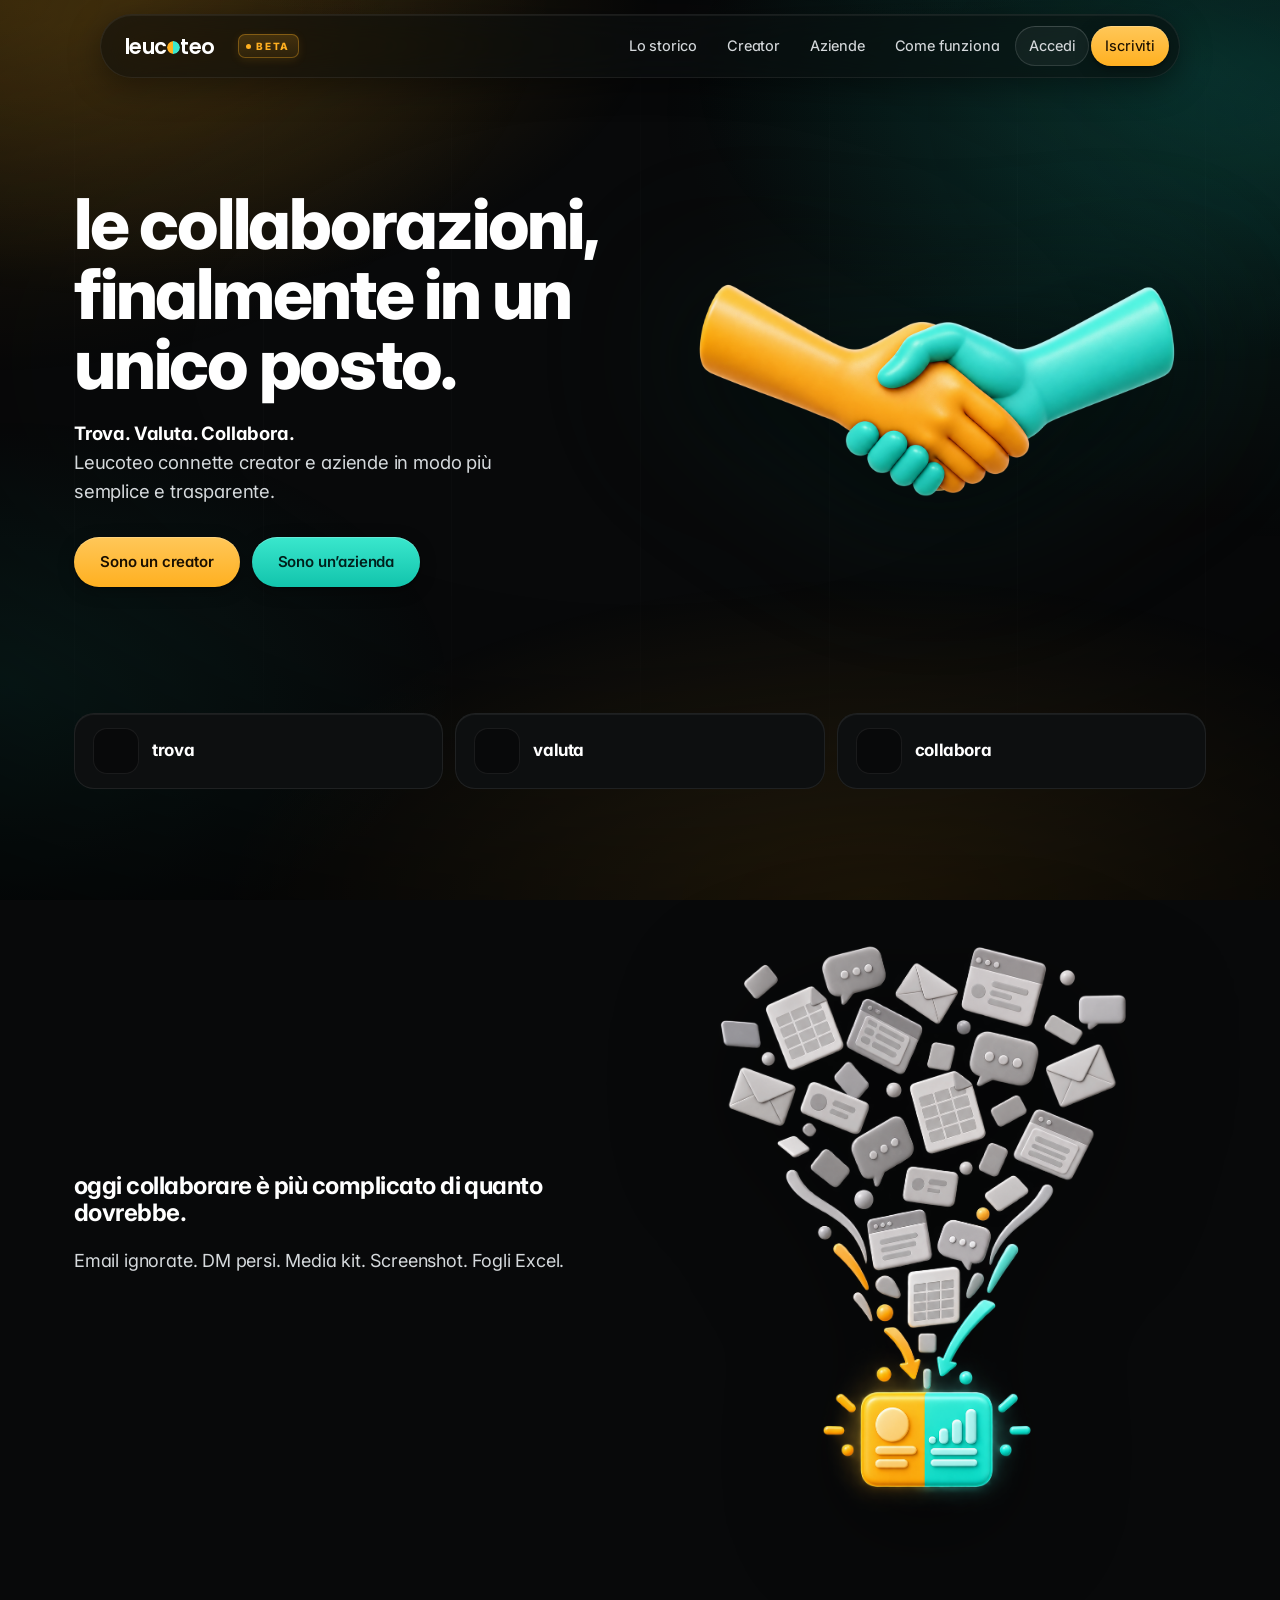
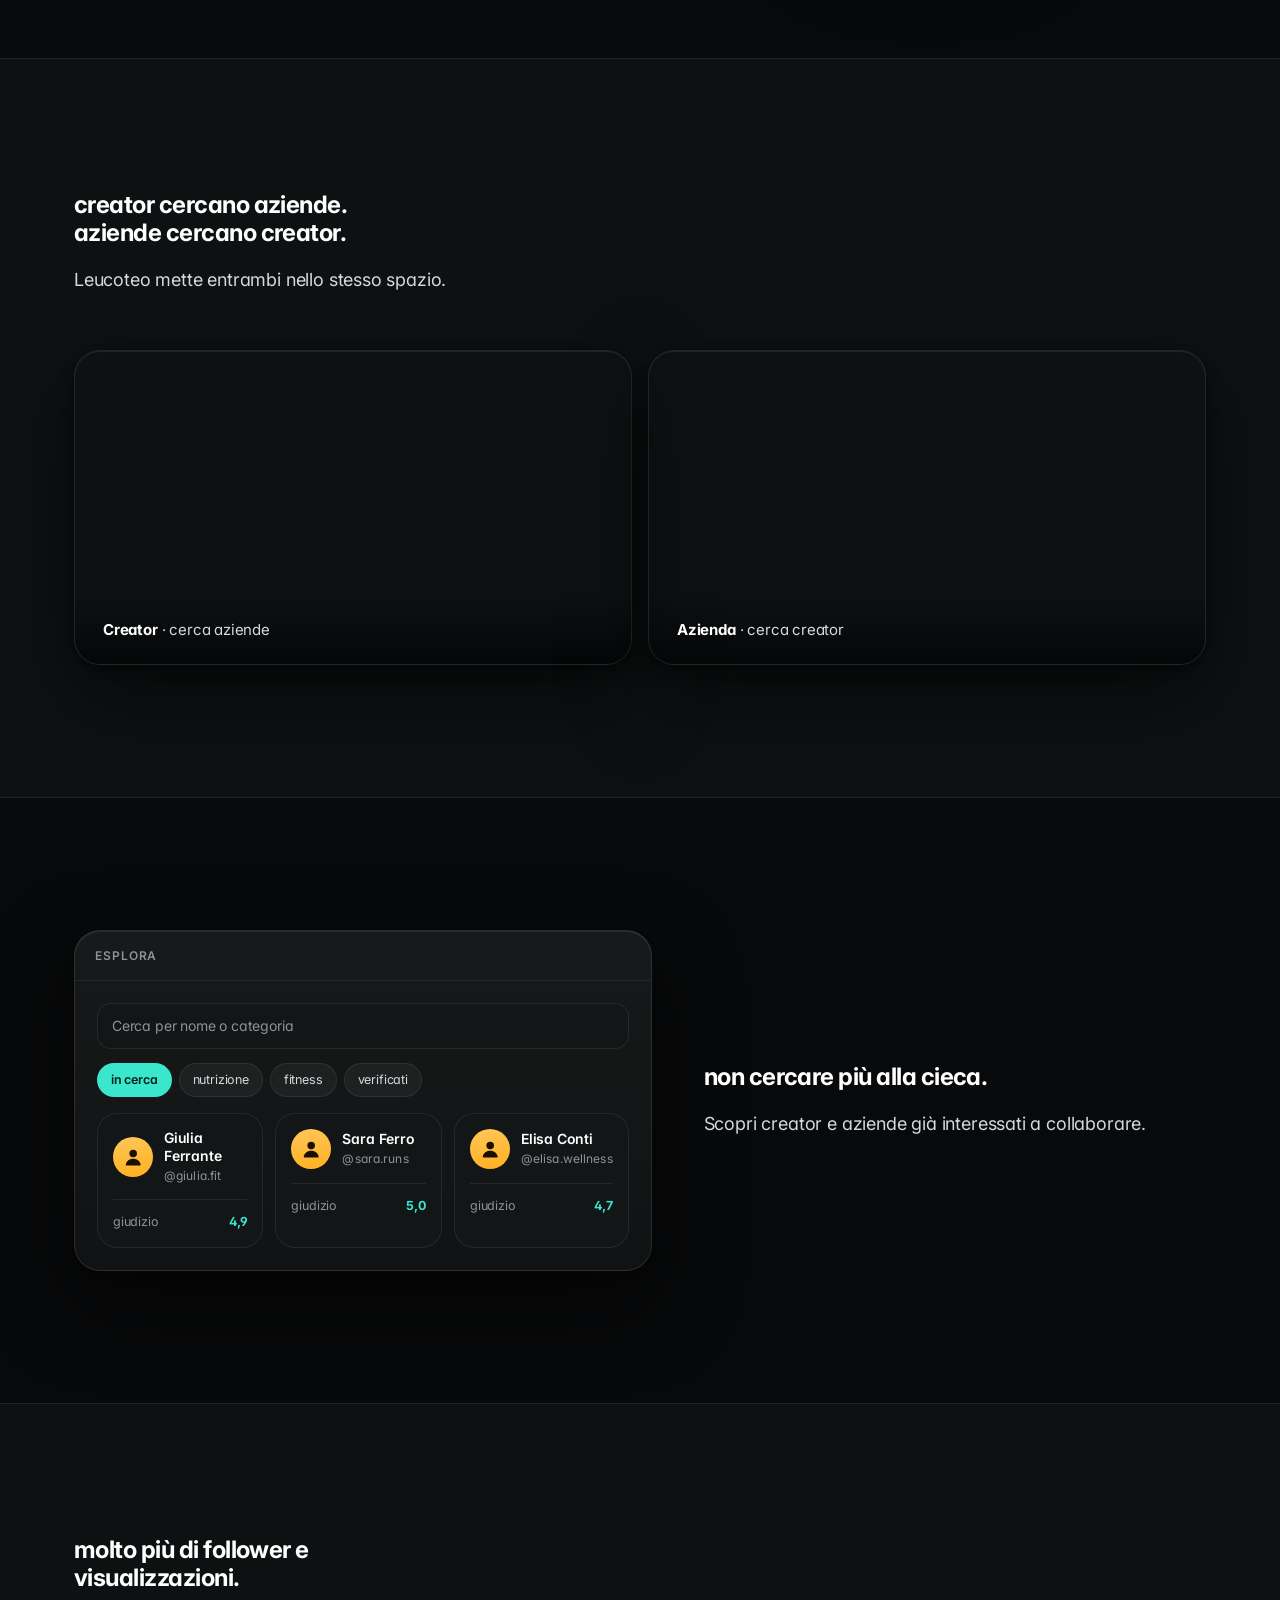
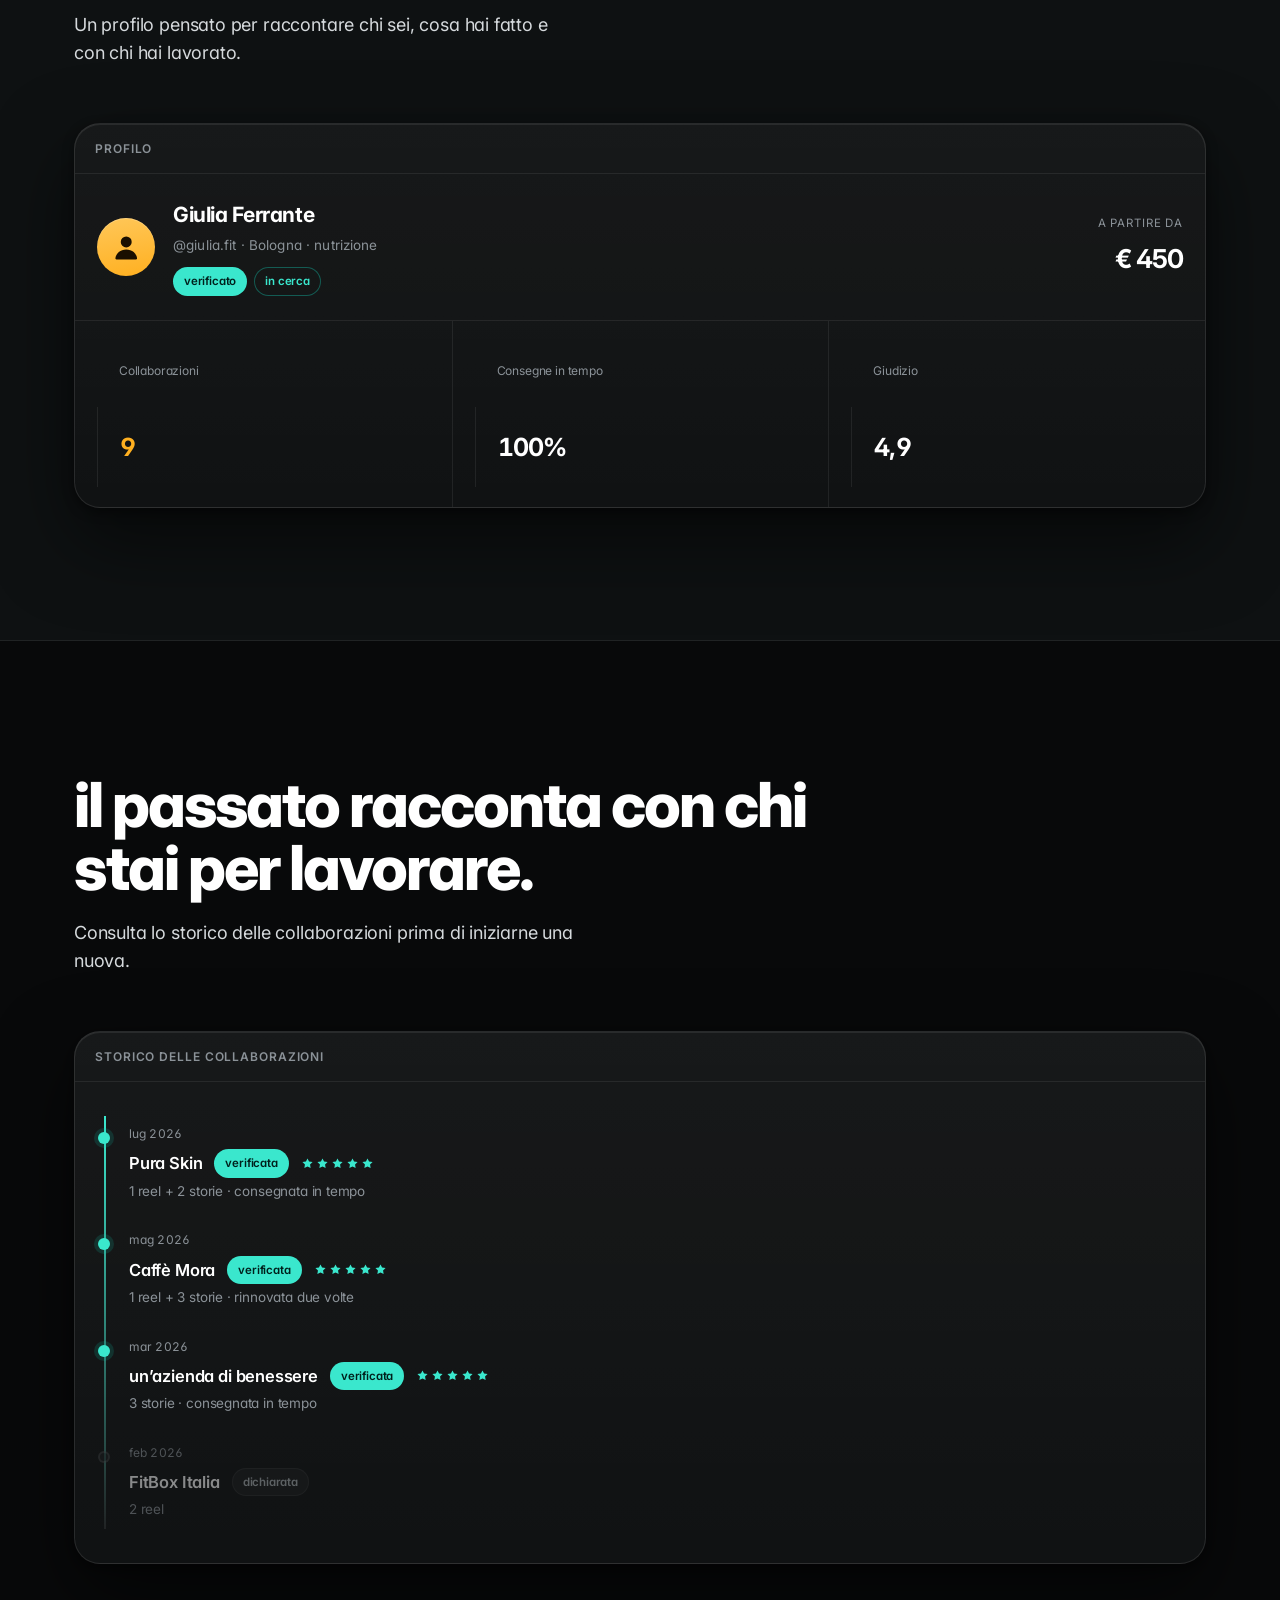
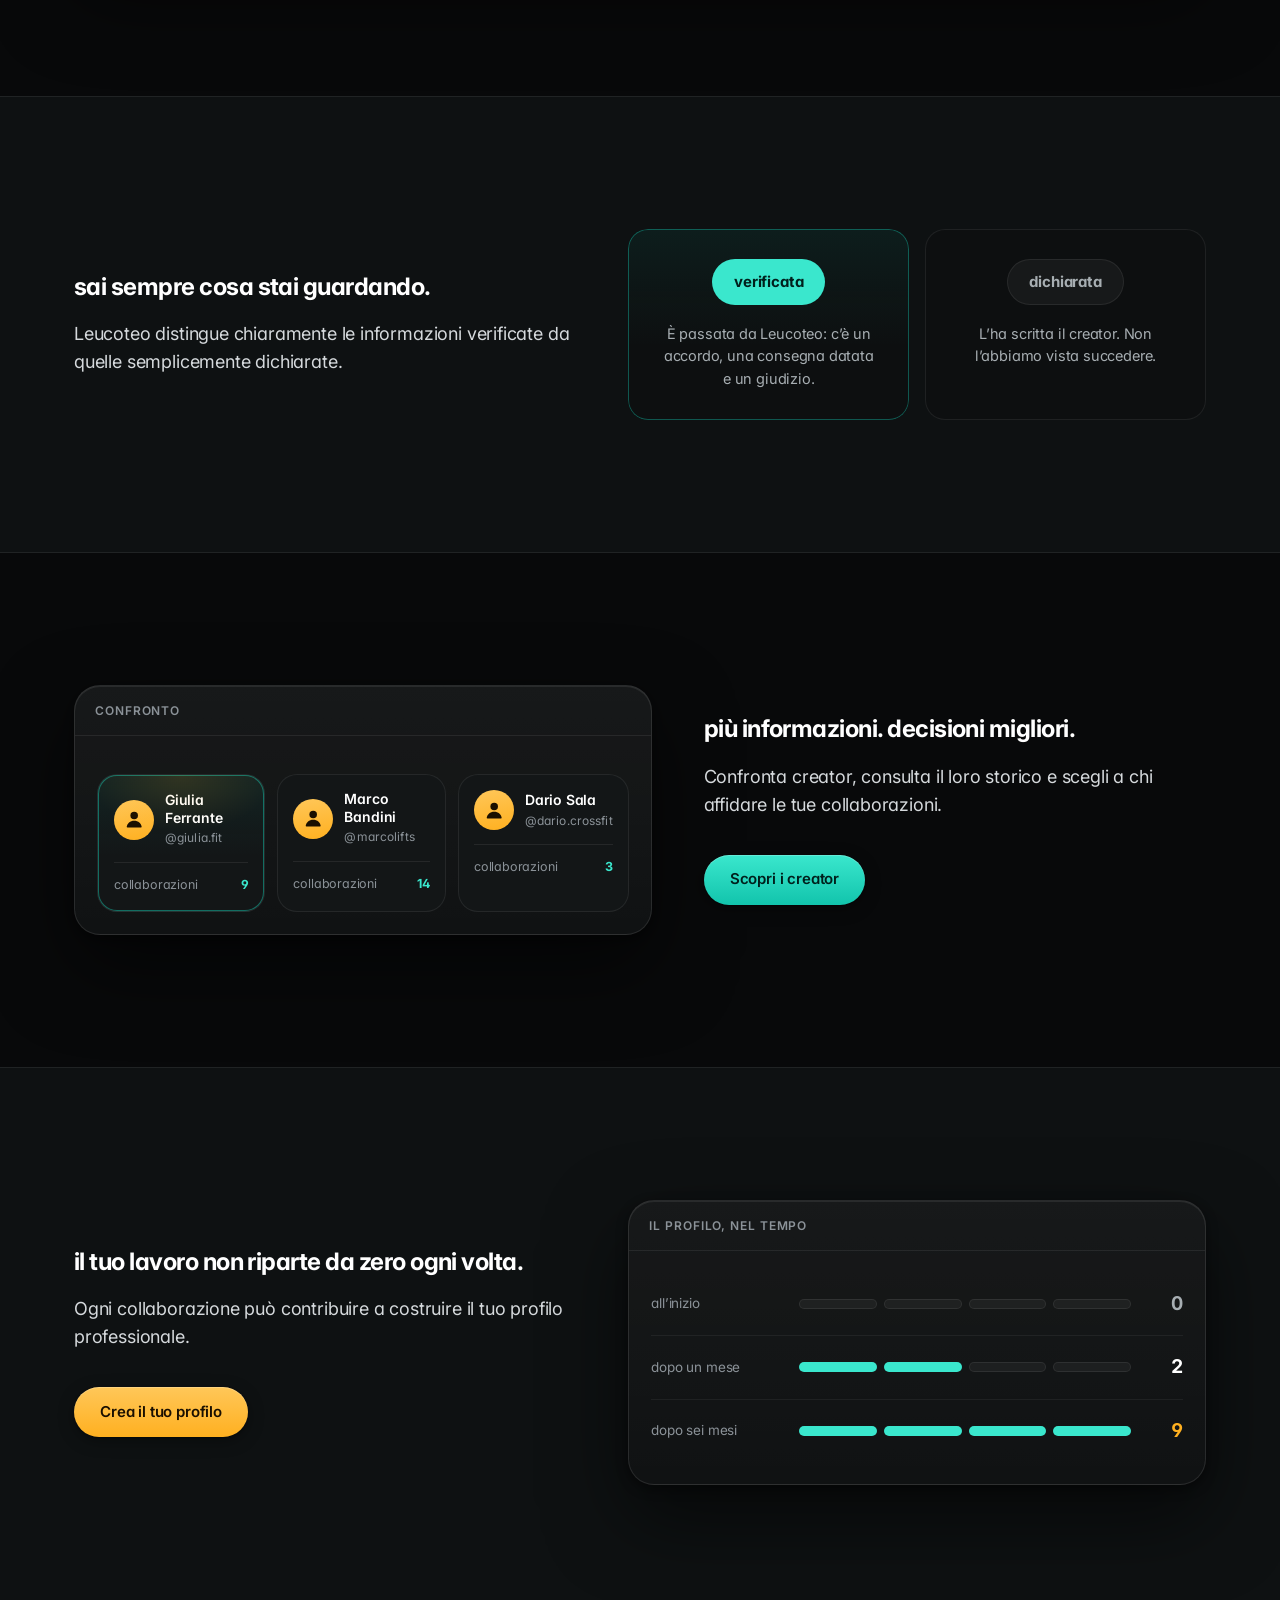
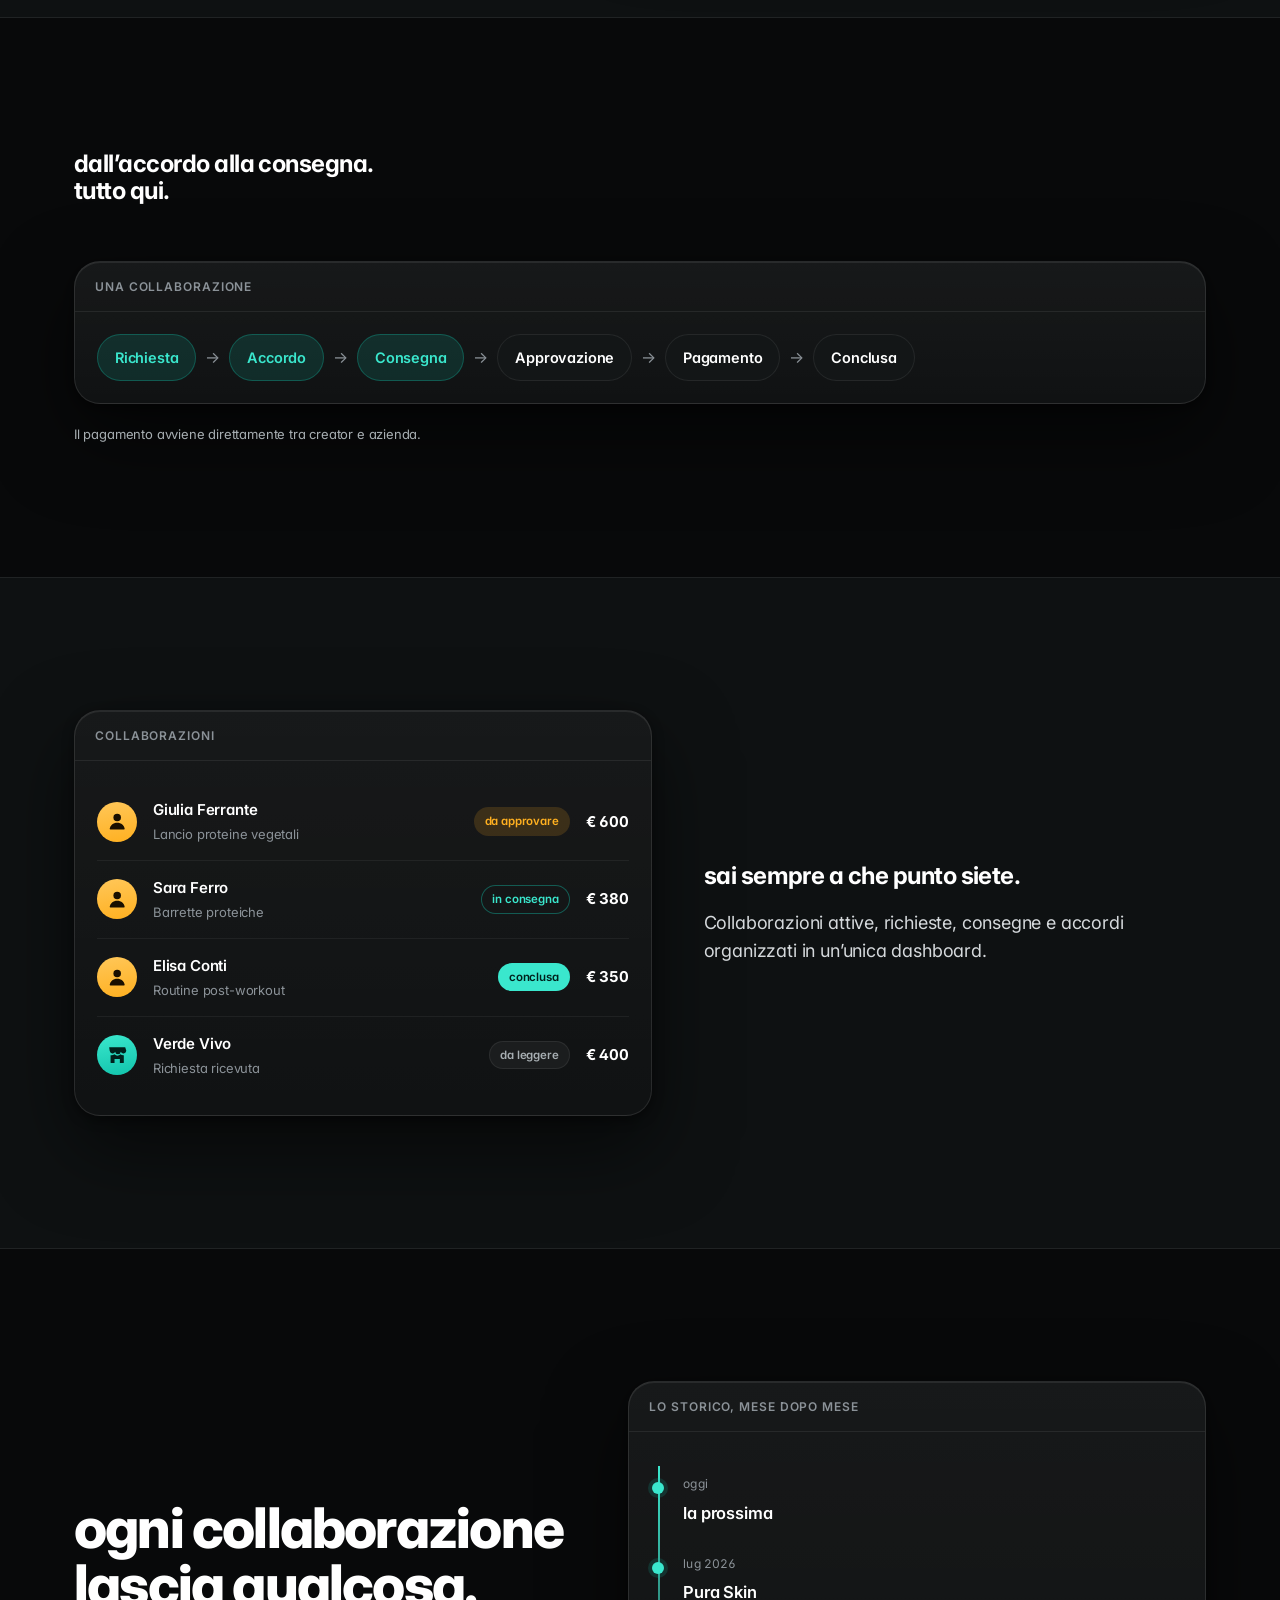
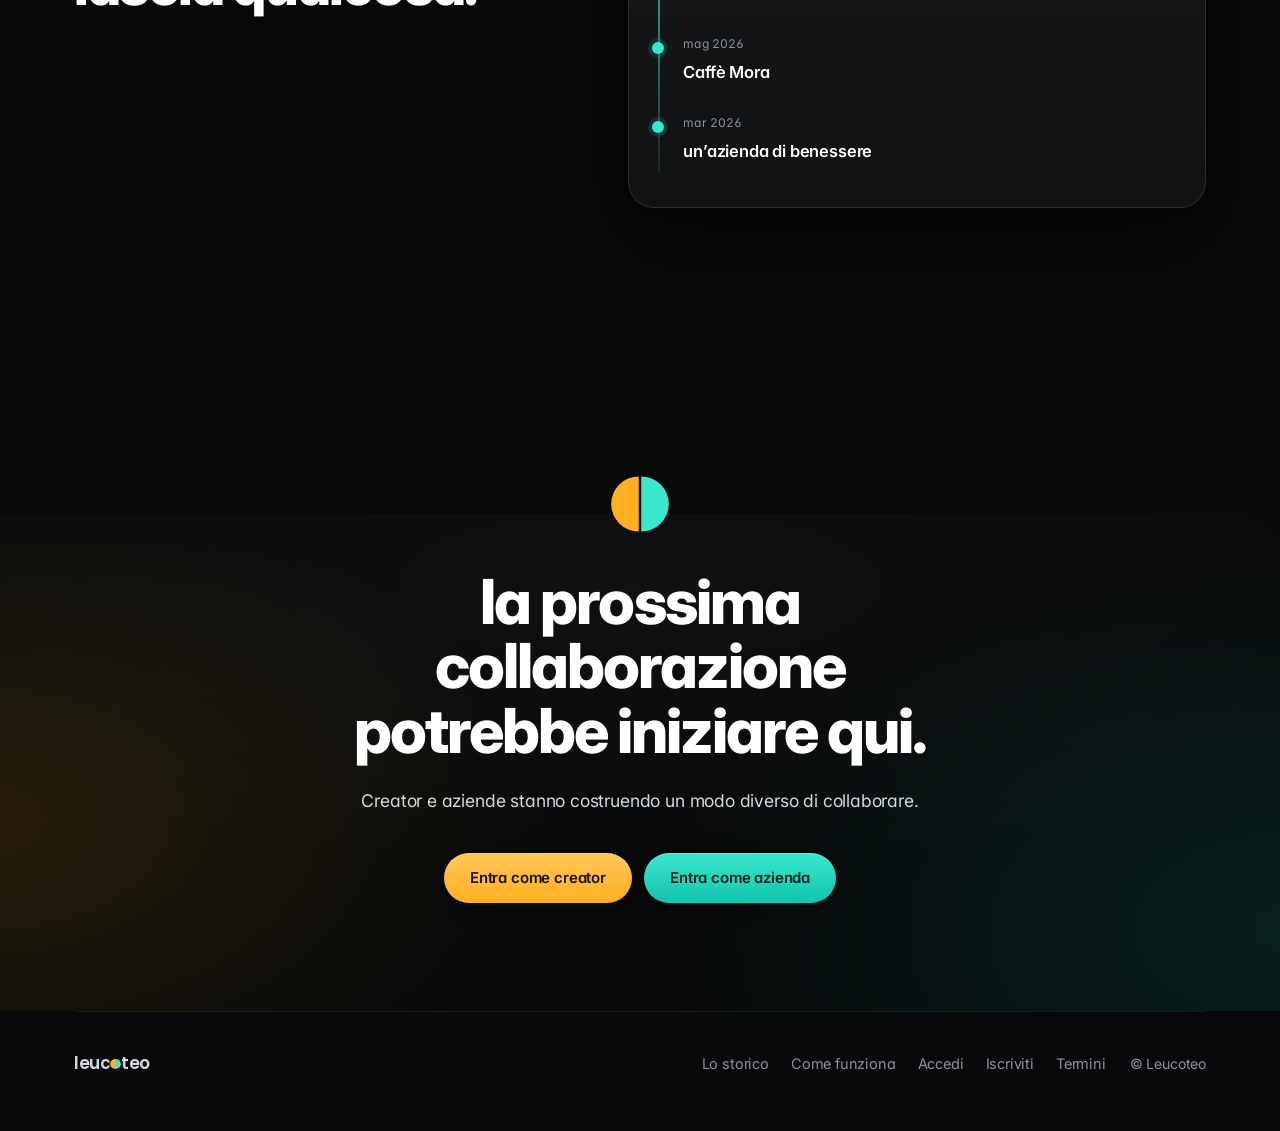
<file: index.html>
<!doctype html>
<html lang="it">
<head>
<meta charset="utf-8">
<meta name="viewport" content="width=device-width,initial-scale=1">
<title>Leucoteo — le collaborazioni fra creator e aziende, in un posto solo</title>
<meta name="description" content="Accordo, consegne, pagamento e storico verificato. In beta: gratis per tutti, zero commissioni. Una collaborazione smette di vivere sparsa fra DM, mail e vocali.">
<link rel="preconnect" href="https://fonts.googleapis.com">
<link rel="preconnect" href="https://fonts.gstatic.com" crossorigin>
<link rel="stylesheet" href="https://fonts.googleapis.com/css2?family=Inter:wght@400;450;500;600;700;800&family=Poppins:wght@600&display=swap">
<link rel="stylesheet" href="assets/stile.css?v=20260902-1555">
<script>
/* L'entrata in scena è una decorazione: se lo script si rompe, la
   pagina deve restare leggibile. Le regole che nascondono .rise
   valgono solo se questa riga è arrivata a segno. */
document.documentElement.classList.add('con-script');
</script>
<link rel="icon" href="data:image/svg+xml,%3Csvg xmlns='http://www.w3.org/2000/svg' viewBox='0 0 100 100'%3E%3Cpath d='M48 8 A42 42 0 0 0 48 92 Z' fill='%23FFB020'/%3E%3Cpath d='M52 8 A42 42 0 0 1 52 92 Z' fill='%233AE7CD'/%3E%3C/svg%3E">
<style>
/* ============================================================
   LEUCOTEO · sito
   ============================================================ */

/* --- la barra: flottante, staccata, quasi non c'è --- */
.nav{position:fixed;top:14px;left:0;right:0;z-index:var(--z-sticky);pointer-events:none}
.nav .guscio{
  max-width:1080px;margin:0 auto;pointer-events:auto;
  display:flex;align-items:center;gap:10px;padding:9px 10px 9px 20px;
  background:rgba(13,15,16,.6);border:1px solid rgba(255,255,255,.07);
  border-radius:var(--r-p);
  box-shadow:0 8px 32px rgba(0,0,0,.4), inset 0 1px 0 rgba(255,255,255,.06);
  backdrop-filter:blur(24px) saturate(170%);-webkit-backdrop-filter:blur(24px) saturate(170%);
  transition:background-color .32s var(--curva),box-shadow .32s var(--curva),border-color .32s var(--curva);
}
.nav.giu .guscio{background:rgba(13,15,16,.86);box-shadow:0 14px 44px rgba(0,0,0,.55), inset 0 1px 0 rgba(255,255,255,.07);
  border-color:rgba(255,255,255,.1)}
@media (max-width:1140px){ .nav{left:16px;right:16px} }

.logo{display:flex;align-items:center;gap:0;min-height:44px;padding:0 4px}
.logo .marchio-w{font-size:21px}
.logo .o{width:.62em;height:.62em}
.nav .link{margin-left:auto;display:flex;gap:2px;align-items:center}
.nav .link a{font-size:14.5px;font-weight:450;color:var(--gri-2);padding:9px 14px;border-radius:var(--r-p);
  transition:color var(--t-tocco) ease,background-color var(--t-tocco) ease}
.nav .link a:hover{color:var(--bia);background:rgba(255,255,255,.06)}
.nav .link a.btn:not(.ghost){color:var(--su-acc)}
.nav .link a.btn.ghost{color:var(--gri-2)}
.nav .link a.btn.ghost:hover{color:var(--bia)}


/* ============================================================
   1 · HERO — pulita. Una frase, una promessa, due bottoni.
   ============================================================ */
.hero{padding:186px 0 104px;position:relative;overflow:hidden}
.hero .alone{inset:-52% -18% auto;height:1040px}
.hero .g{position:relative;z-index:var(--z-corpo);max-width:820px}
.hero .occhio{display:inline-flex;align-items:center;gap:9px;padding:7px 15px 7px 9px;
  border-radius:var(--r-p);background:rgba(255,255,255,.05);
  box-shadow:inset 0 0 0 1px rgba(255,255,255,.08);
  font-size:13.5px;color:var(--gri-2)}
.hero .occhio .mon{width:17px}
.hero h1{font-size:clamp(40px,6.4vw,78px);line-height:1.0;margin-top:26px;max-width:15ch}
.hero .sub{color:var(--gri-2);max-width:52ch;margin-top:26px;font-size:19px;line-height:1.55}
.hero .cta{display:flex;gap:12px;flex-wrap:wrap;margin-top:40px}
.hero .sotto{margin-top:26px;color:var(--gri-3);font-size:14px;display:flex;gap:18px;flex-wrap:wrap}
.hero .sotto span{display:flex;align-items:center;gap:8px}
.hero .sotto .pt{width:5px;height:5px;border-radius:50%;background:var(--bra-hi);flex:none}

/* ============================================================
   IL RITMO
   Una sola misura verticale per tutta la pagina. Le spaziature
   a occhio, sezione per sezione, sono ciò che fa sembrare una
   landing montata a pezzi.
   ============================================================ */
.sez{padding:132px 0;position:relative;z-index:var(--z-corpo)}
.sez > .wrap > h2,
.sez > .wrap > .titolone{max-width:20ch}
.sez .micro{color:var(--gri-2);max-width:46ch;margin-top:20px;font-size:18px;line-height:1.55}
.sez .visual{margin-top:56px}
.sez .cta{display:flex;gap:12px;flex-wrap:wrap;margin-top:36px}

/* sezioni chiare, per dare ritmo allo scorrimento */
.sez.chiara{background:#0E1112;border-top:1px solid var(--bo);border-bottom:1px solid var(--bo)}

@media (max-width:900px){
  .sez{padding:84px 0}
  .sez .visual{margin-top:38px}
  .sez .micro{font-size:16.5px;margin-top:16px}
}

/* ============================================================
   L'EROE
   ============================================================ */
.hero{padding:150px 0 96px;position:relative;overflow:hidden}
.eroe{position:relative;z-index:var(--z-corpo);display:grid;
  grid-template-columns:1.02fr .98fr;gap:36px;align-items:center}
.eroe-testo{min-width:0}
.eroe .occhietto{font-size:14.5px;color:var(--gri);letter-spacing:var(--tr-s)}
.eroe h1{font-size:clamp(38px,5.6vw,70px);line-height:1.0;margin-top:18px;max-width:13ch}
.eroe .sub{color:var(--gri-2);max-width:40ch;margin-top:20px;font-size:18.5px;line-height:1.55}
.eroe .cta{display:flex;gap:12px;flex-wrap:wrap;margin-top:32px}
.stretta{width:100%;max-width:500px;height:auto;justify-self:center;display:block;
  filter:drop-shadow(0 26px 54px rgba(0,0,0,.6)) drop-shadow(0 0 80px rgba(var(--bra-rgb),.13))}
@media (max-width:900px){
  .hero{padding:112px 0 56px}
  .eroe{grid-template-columns:1fr;gap:18px}
  .eroe h1{max-width:none}
  .stretta{max-width:330px;order:-1}
}

/* i tre badge sotto l'eroe */
.tre-mosse{display:grid;grid-template-columns:repeat(auto-fit,minmax(180px,1fr));
  gap:12px;margin-top:8px;position:relative;z-index:var(--z-corpo)}
.mossa{display:flex;align-items:center;gap:13px;padding:14px 18px;border-radius:var(--r-3);
  background:var(--su-1);border:1px solid var(--bo);box-shadow:var(--filo)}
.mossa .n{font-weight:700;font-size:17px;letter-spacing:var(--tr-l);text-transform:lowercase}
.simbolo{width:46px;height:46px;flex:none;border-radius:var(--r-2);display:block;
  background:var(--fondo);box-shadow:inset 0 0 0 1px var(--bo)}

/* ============================================================
   LE FOTO — sfondo trasparente, galleggiano sulla scena
   ============================================================ */
.foto{display:block;width:100%;max-width:480px;height:auto;margin:0 auto;
  filter:drop-shadow(0 26px 54px rgba(0,0,0,.6))}
.foto.piccola{max-width:440px}

/* le foto con persone hanno un fondo: vanno in cornice */
.scatto{border-radius:var(--r-4);overflow:hidden;border:1px solid rgba(255,255,255,.09);
  box-shadow:var(--om-4), inset 0 1px 0 rgba(255,255,255,.07);position:relative}
.scatto img{display:block;width:100%;height:auto}
.scatto figcaption{position:absolute;left:0;right:0;bottom:0;padding:26px 28px 22px;
  background:linear-gradient(to top,rgba(4,5,6,.94),transparent);
  font-size:15px;color:var(--gri-2)}
.scatto figcaption b{color:var(--bia)}

/* affiancare testo e visual */
.duecol{display:grid;grid-template-columns:1fr 1.15fr;gap:52px;align-items:center}
.duecol.girata{grid-template-columns:1.15fr 1fr}
.duecol.girata .lato-testo{order:2}
.duecol .lato-testo{min-width:0}
.duecol h2{max-width:none}
@media (max-width:940px){
  .duecol,.duecol.girata{grid-template-columns:1fr;gap:34px}
  .duecol.girata .lato-testo{order:0}
}

/* ============================================================
   I MOCKUP — l'interfaccia vera, costruita in pagina.
   Un solo guscio per tutti, così sembrano lo stesso prodotto.
   ============================================================ */
.mock{border-radius:var(--r-4);overflow:hidden;
  border:1px solid rgba(255,255,255,.1);
  background:linear-gradient(180deg,rgba(255,255,255,.045),rgba(255,255,255,.012)),var(--su-1);
  box-shadow:var(--om-4), inset 0 1px 0 rgba(255,255,255,.08)}
.mock-t{display:flex;align-items:center;gap:12px;padding:15px 20px;
  border-bottom:1px solid var(--bo);font-size:12px;color:var(--gri-3);
  letter-spacing:var(--tr-uc);text-transform:uppercase;font-weight:600}
.mock-c{padding:22px}

/* mattoncini riusati in più mockup */
.ava-t{width:40px;height:40px;border-radius:50%;flex:none;display:grid;place-items:center;
  background:linear-gradient(170deg,var(--cre-hi),var(--cre));color:var(--su-cre)}
.ava-t.azi{background:linear-gradient(170deg,var(--bra-hi),var(--bra));color:var(--su-bra)}
.ava-t svg{width:56%;height:56%}
.pilla{font-size:11.5px;font-weight:600;padding:5px 11px;border-radius:var(--r-p);
  white-space:nowrap;display:inline-block}
.pilla.ok{background:var(--bra-hi);color:var(--su-bra)}
.pilla.no{background:var(--velo);color:var(--gri);box-shadow:inset 0 0 0 1px var(--bo)}
.pilla.att{background:rgba(var(--cre-rgb),.16);color:var(--cre)}
.pilla.corso{color:var(--bra-hi);box-shadow:inset 0 0 0 1px rgba(var(--bra-rgb),.4)}

/* --- l'intestazione di un profilo --- */
.ap-testa{display:flex;align-items:center;gap:18px;padding:24px 22px;flex-wrap:wrap}
.ap-ava{width:58px;height:58px;border-radius:50%;flex:none;display:grid;place-items:center;
  background:linear-gradient(170deg,var(--cre-hi),var(--cre));color:var(--su-cre);
  box-shadow:inset 0 1px 0 rgba(255,255,255,.22)}
.ap-ava svg{width:56%;height:56%}
.ap-chi{flex:1;min-width:0}
.ap-chi .n{display:block;font-weight:700;font-size:21px;letter-spacing:var(--tr-l)}
.ap-chi .h{display:block;color:var(--gri-3);font-size:13.5px;margin-top:3px;
  font-variant-numeric:tabular-nums;letter-spacing:.01em}
.ap-pil{display:flex;gap:7px;margin-top:11px;flex-wrap:wrap}
.ap-pil span{font-size:11.5px;font-weight:600;padding:5px 11px;border-radius:var(--r-p)}
.ap-pil .ok{background:var(--bra-hi);color:var(--su-bra)}
.ap-pil .cerca{color:var(--bra-hi);box-shadow:inset 0 0 0 1px rgba(var(--bra-rgb),.4)}
.ap-prezzo{text-align:right;flex:none}
.ap-prezzo .k,.ap-prezzo .v{display:block}
.ap-prezzo .k{font-size:11.5px;letter-spacing:var(--tr-uc);text-transform:uppercase;color:var(--gri-3)}
.ap-prezzo .v{font-size:26px;font-weight:700;letter-spacing:-.035em;margin-top:5px}

.ap-numeri{display:grid;grid-template-columns:repeat(3,1fr);border-top:1px solid var(--bo)}
.ap-numeri div{padding:20px 22px;border-left:1px solid var(--bo)}
.ap-numeri div:first-child{border-left:0}
.ap-numeri .k{font-size:12px;color:var(--gri-3)}
.ap-numeri .v{font-size:25px;font-weight:700;letter-spacing:-.035em;margin-top:7px;
  font-variant-numeric:tabular-nums}

.ap-stelle{display:inline-flex;gap:2px;flex:none}
.ap-stelle svg{width:13px;height:13px;color:var(--bra-hi)}

@media (max-width:700px){
  .ap-prezzo{text-align:left}
  .ap-numeri{grid-template-columns:1fr}
  .ap-numeri div{border-left:0;border-top:1px solid var(--bo)}
  .ap-numeri div:first-child{border-top:0}
}

/* --- esplora: cerca, filtri, schede --- */
.mock-cerca{display:flex;align-items:center;gap:10px;padding:12px 15px;border-radius:var(--r-2);
  background:var(--su-2);box-shadow:inset 0 0 0 1px var(--bo);color:var(--gri-3);font-size:14px}
.mock-filtri{display:flex;gap:7px;flex-wrap:wrap;margin-top:14px}
.mock-filtri span{font-size:12.5px;padding:7px 14px;border-radius:var(--r-p);
  background:var(--velo);box-shadow:inset 0 0 0 1px var(--bo);color:var(--gri-2)}
.mock-filtri span.viva{background:var(--bra-hi);color:var(--su-bra);box-shadow:none;font-weight:600}
.mock-schede{display:grid;grid-template-columns:repeat(3,1fr);gap:12px;margin-top:16px}
.mini{padding:16px;border-radius:var(--r-3);background:var(--su-2);
  box-shadow:inset 0 0 0 1px var(--bo)}
.mini .cap{display:flex;align-items:center;gap:11px}
.mini .n{font-weight:600;font-size:14px;line-height:1.25}
.mini .h{color:var(--gri-3);font-size:12px;margin-top:2px;
  font-variant-numeric:tabular-nums;letter-spacing:.01em;
  overflow:hidden;text-overflow:ellipsis;white-space:nowrap}
.mini .cap > div{min-width:0}
.mini .r{display:flex;justify-content:space-between;margin-top:14px;padding-top:12px;
  border-top:1px solid var(--bo);font-size:12.5px;color:var(--gri-3)}
.mini .r b{color:var(--bra-hi);font-weight:700}
.mini.scelta{box-shadow:inset 0 0 0 1px rgba(var(--bra-rgb),.5);
  background:linear-gradient(180deg,rgba(18,196,172,.08),transparent 60%),var(--su-2)}
@media (max-width:700px){ .mock-schede{grid-template-columns:1fr} }

/* --- due mondi: due fotografie affiancate --- */
.duemondi{display:grid;grid-template-columns:1fr 1fr;gap:16px}
@media (max-width:760px){ .duemondi{grid-template-columns:1fr} }

/* --- il profilo che si riempie nel tempo --- */
.crescita .passo-c{display:flex;align-items:center;gap:18px;padding:16px 0;
  border-top:1px solid rgba(255,255,255,.055)}
.crescita .passo-c:first-child{border-top:0}
.crescita .q{width:130px;flex:none;font-size:13.5px;color:var(--gri-3)}
.crescita .barre{flex:1;display:flex;gap:7px}
.crescita .barre i{flex:1;height:10px;border-radius:5px;background:var(--velo);
  box-shadow:inset 0 0 0 1px var(--bo)}
.crescita .barre i.p{background:var(--bra-hi);box-shadow:none}
.crescita .n{width:34px;text-align:right;flex:none;font-weight:700;font-size:19px;
  font-variant-numeric:tabular-nums}
@media (max-width:620px){
  .crescita .passo-c{flex-wrap:wrap;gap:10px}
  .crescita .q{width:auto}
  .crescita .barre{order:3;width:100%;flex:none}
}

/* --- la linea del tempo: la sezione più importante --- */
.linea{position:relative;padding:6px 0 6px 32px}
.linea::before{content:"";position:absolute;left:7px;top:12px;bottom:12px;width:2px;
  background:linear-gradient(180deg,var(--bra-hi),rgba(255,255,255,.07))}
.nodo{position:relative;padding:14px 0}
.nodo::before{content:"";position:absolute;left:-31px;top:22px;width:12px;height:12px;
  border-radius:50%;background:var(--su-3);box-shadow:inset 0 0 0 2px var(--bo-2)}
.nodo.viva::before{background:var(--bra-hi);box-shadow:0 0 0 4px rgba(var(--bra-rgb),.16)}
.nodo .q{font-size:12px;color:var(--gri-3);font-variant-numeric:tabular-nums;letter-spacing:.01em}
.nodo .riga{display:flex;align-items:center;gap:12px;margin-top:6px;flex-wrap:wrap}
.nodo .n{font-weight:600;font-size:16.5px}
.nodo .d{color:var(--gri-3);font-size:13.5px;margin-top:3px}
.nodo.spenta{opacity:.5}

/* --- lo zoom sui due badge --- */
.badge-due{display:grid;grid-template-columns:1fr 1fr;gap:16px}
.badge-c{padding:30px;border-radius:var(--r-3);text-align:center;
  background:var(--su-1);box-shadow:inset 0 0 0 1px var(--bo)}
.badge-c.viva{box-shadow:inset 0 0 0 1px rgba(var(--bra-rgb),.4);
  background:linear-gradient(180deg,rgba(18,196,172,.08),transparent 62%),var(--su-1)}
.badge-c .b{display:inline-block;font-size:15px;font-weight:700;padding:11px 22px;
  border-radius:var(--r-p)}
.badge-c.viva .b{background:var(--bra-hi);color:var(--su-bra)}
.badge-c.spenta .b{background:var(--velo);color:var(--gri);box-shadow:inset 0 0 0 1px var(--bo)}
.badge-c p{margin-top:18px;color:var(--gri);font-size:14.5px;line-height:1.55}
@media (max-width:640px){ .badge-due{grid-template-columns:1fr} }

/* --- il flusso della collaborazione --- */
.flusso{display:flex;flex-wrap:wrap;gap:9px;align-items:center}
.flusso .f{padding:12px 18px;border-radius:var(--r-p);font-size:14.5px;font-weight:600;
  background:var(--su-2);box-shadow:inset 0 0 0 1px var(--bo);white-space:nowrap}
.flusso .f.fatta{background:rgba(var(--bra-rgb),.14);color:var(--bra-hi);
  box-shadow:inset 0 0 0 1px rgba(var(--bra-rgb),.3)}
.flusso .g{color:var(--gri-3);flex:none}

/* --- la dashboard con gli stati --- */
.dash .riga{display:flex;align-items:center;gap:16px;padding:15px 0;
  border-top:1px solid rgba(255,255,255,.055)}
.dash .riga:first-child{border-top:0}
.dash .c{flex:1;min-width:0}
.dash .c b{display:block;font-weight:600;font-size:15px}
.dash .c span{display:block;color:var(--gri-3);font-size:13px;margin-top:2px}
.dash .imp{font-weight:700;font-size:15px;font-variant-numeric:tabular-nums;flex:none}
@media (max-width:620px){
  .dash .riga{flex-wrap:wrap;gap:8px}
  .dash .imp{margin-left:auto}
}

/* ============================================================
   7 · CHIUSURA
   ============================================================ */
.fine{padding:132px 0 108px;text-align:center;position:relative;overflow:hidden;z-index:var(--z-corpo)}
.fine .alone{inset:auto -18% -60%;height:900px}
.fine .mon{width:64px;margin:0 auto 34px;display:block}
.fine h2{font-size:clamp(32px,5.2vw,62px);line-height:1.04;max-width:16ch;margin:0 auto}
.fine p{color:var(--gri-2);max-width:52ch;margin:24px auto 0;font-size:17.5px}
.fine .cta{display:flex;gap:12px;justify-content:center;margin-top:38px;flex-wrap:wrap}

.foot{padding:40px 0 56px;border-top:1px solid var(--bo);position:relative;z-index:var(--z-corpo);
  display:flex;align-items:center;gap:24px;flex-wrap:wrap}
.foot .marchio-w{font-size:17px;color:var(--gri-2)}
.foot .o{width:.62em;height:.62em}
.foot nav{display:flex;gap:22px;flex-wrap:wrap;margin-left:auto}
.foot nav a{color:var(--gri-3);font-size:14.5px;transition:color var(--t-tocco) var(--e-std)}
.foot nav a:hover{color:var(--bia)}
.foot .c{color:var(--gri-3);font-size:14px}


/* ============================================================
   MOVIMENTO
   Ogni animazione dice qualcosa: l'ordine di lettura, che un
   elemento è toccabile, o che le due metà si sono chiuse.
   ============================================================ */

/* Niente animazione sull'alone: muovere uno strato grande quanto la
   sezione costa un ridisegno per fotogramma, sempre, anche da fermi.
   La luce sta ferma; a muoversi sono le cose che l'utente tocca. */

/* le schede si sollevano appena sotto il puntatore */
.tessera,.passo,.sicuro .v,.doc,.pz{
  transition:transform .3s var(--e-std),border-color .3s var(--e-std),box-shadow .3s var(--e-std)}
@media (hover:hover){
  .tessera:hover,.passo:hover,.sicuro .v:hover,.doc:hover,.pz:not(.spento):hover{
    transform:translateY(-3px);border-color:var(--bo-2);box-shadow:var(--om-3),var(--filo)}
}

/* la demo del prodotto entra come un oggetto solido, non come un fade */
@keyframes telaio-in{from{opacity:0;transform:perspective(1400px) rotateX(4deg) translateY(34px) scale(.985)}
                     to{opacity:1;transform:none}}
.telaio.in{animation:telaio-in .9s var(--e-std) both}

/* le card della demo si compongono dopo il telaio */
.telaio.in .cardino{animation:vista-entra .5s var(--e-std) both}
.telaio.in .cardino:nth-of-type(2){animation-delay:.12s}
.telaio.in .tasca{animation:vista-entra .5s var(--e-std) both;animation-delay:.08s}
.telaio.in .saldo .q{animation:cifra-su .6s var(--e-molla) both;animation-delay:.14s}

/* il percorso nelle card si accende tappa per tappa */
.telaio.in .percorso .tappa.fatta .pallino{animation:cifra-su .45s var(--e-molla) both}
.telaio.in .percorso .tappa:nth-child(2) .pallino{animation-delay:.1s}

/* le pastiglie della nicchia scattano al tocco */
.nicchia span,.marchi .m{transition:transform .2s var(--e-molla),background-color .2s var(--e-std)}
.nicchia span:active,.marchi .m:active{transform:scale(.95)}

/* il logo nella barra: le due metà si aprono al passaggio */
@media (hover:hover){
  .logo .o::before,.logo .o::after{transition:transform .4s var(--e-molla)}
  .logo:hover .o::before{transform:translateY(-2px)}
  .logo:hover .o::after{transform:translateY(2px)}
}

/* i link della barra: il fondo cresce dal centro */
.nav .link a:not(.btn){position:relative;overflow:hidden}

@media (prefers-reduced-motion:reduce){
  .telaio.in,.telaio.in *{animation:none!important}
}

/* ============================================================
   ADATTAMENTI
   ============================================================ */
/* --- TABLET --------------------------------------------------- */
@media (max-width:900px){
  .nav .link a:not(.btn){display:none}
  .colonne{grid-template-columns:repeat(3,1fr)}
  .foot nav{margin-left:0;gap:16px}
}

/* --- TELEFONO -------------------------------------------------
   Rifatto sui componenti che la pagina usa davvero. La regola:
   una misura sola per ogni cosa, e niente che scenda sotto il
   bersaglio del pollice.
   -------------------------------------------------------------- */
@media (max-width:640px){

  /* ritmo: sezioni più corte, ma tutte uguali */
  .sez{padding:74px 0}
  .sez .visual{margin-top:30px}
  .sez .micro{font-size:16px;margin-top:14px;max-width:none}
  .sez .cta{margin-top:26px}

  /* tipografia: due misure, non cinque */
  .eroe h1{font-size:34px;line-height:1.05;margin-top:14px}
  .sez h2,.sez .disp-m{font-size:28px;line-height:1.1;max-width:none}
  .sez h2.disp,.sez .disp{font-size:30px!important;line-height:1.08}
  .fine h2{font-size:30px}

  /* l'eroe: prima il testo, poi l'immagine. Con l'immagine in cima
     il titolo finiva sotto la piega e la pagina si apriva sul vuoto. */
  .hero{padding:104px 0 44px}
  .eroe{gap:26px}
  .stretta{order:0;max-width:270px;
    filter:drop-shadow(0 14px 30px rgba(0,0,0,.55))}
  .eroe .sub{font-size:16.5px;margin-top:16px;max-width:none}
  .eroe .cta{flex-direction:column;align-items:stretch;margin-top:24px}
  .eroe .cta .btn{width:100%}

  /* i tre badge: più bassi, il simbolo più piccolo */
  .tre-mosse{gap:9px;margin-top:26px}
  .mossa{padding:11px 14px;gap:12px}
  .simbolo{width:38px;height:38px;border-radius:var(--r-1)}
  .mossa .n{font-size:16px}

  /* le colonne affiancate diventano una, con un respiro giusto */
  .duecol,.duecol.girata{gap:28px}
  .duemondi{gap:12px}

  /* le foto */
  .foto{max-width:300px}
  .scatto figcaption{padding:18px 16px 14px;font-size:14px}

  /* i mockup: meno imbottitura, così il contenuto respira */
  .mock-t{padding:12px 16px;font-size:11px}
  .mock-c{padding:16px}

  /* profilo: l'intestazione va a capo, i numeri restano in riga */
  .ap-testa{padding:18px 16px;gap:14px}
  .ap-ava{width:48px;height:48px}
  .ap-chi .n{font-size:18px}
  .ap-chi .h{font-size:12.5px}
  .ap-prezzo{width:100%;text-align:left;display:flex;align-items:baseline;gap:10px}
  .ap-prezzo .k{margin:0}
  .ap-prezzo .v{font-size:21px;margin:0}
  /* tre numeri impilati occupavano 565px: restano in riga, più piccoli */
  .ap-numeri{grid-template-columns:repeat(3,1fr)}
  .ap-numeri div{border-left:1px solid var(--bo);border-top:0;padding:14px 10px}
  .ap-numeri div:first-child{border-left:0}
  .ap-numeri .k{font-size:11px;line-height:1.3}
  .ap-numeri .v{font-size:19px;margin-top:5px}

  /* esplora */
  .mock-cerca{font-size:13.5px;padding:11px 13px}
  .mock-filtri span{font-size:12px;padding:6px 12px}
  .mini{padding:14px}

  /* la linea del tempo */
  .linea{padding-left:26px}
  .linea::before{left:5px}
  .nodo{padding:11px 0}
  .nodo::before{left:-25px;top:19px;width:10px;height:10px}
  .nodo .n{font-size:15.5px}
  .nodo .d{font-size:13px}
  .nodo .riga{gap:9px}
  .ap-stelle svg{width:12px;height:12px}

  /* i due badge a confronto */
  .badge-c{padding:22px}
  .badge-c .b{font-size:14px;padding:9px 18px}
  .badge-c p{margin-top:14px;font-size:14px}

  /* il flusso: senza frecce, due colonne. Le frecce mandate a capo
     sembravano refusi. */
  .flusso{display:grid;grid-template-columns:1fr 1fr;gap:8px}
  .flusso .g{display:none}
  .flusso .f{font-size:13.5px;padding:11px 12px;text-align:center;
    border-radius:var(--r-2);white-space:normal}

  /* la dashboard */
  .dash .riga{gap:12px;padding:13px 0}
  .dash .c b{font-size:14.5px}
  .dash .imp{font-size:14.5px}
  .ava-t{width:34px;height:34px}

  /* il profilo che si riempie */
  .crescita .q{font-size:13px}
  .crescita .n{font-size:17px;width:28px}

  /* la chiusura */
  .fine{padding:88px 0 76px}
  .fine .cta{flex-direction:column;align-items:stretch}
  .fine .cta .btn{width:100%}
  .fine .mon{width:52px;margin-bottom:26px}

  .foot{gap:16px;padding:32px 0 44px}
  .foot nav{width:100%;gap:14px 18px}
}

/* --- schermi molto stretti --- */
@media (max-width:359px){
  .wrap{padding:0 16px}
  .hero{padding:96px 0 40px}
  .eroe h1{font-size:30px}
  .sez h2,.sez .disp-m{font-size:25px}
  .nav .guscio{padding:8px 8px 8px 16px}
  .logo .marchio-w{font-size:19px}
  .stretta{max-width:230px}
  .ap-numeri .v{font-size:17px}
  .flusso{grid-template-columns:1fr}
}

.vis-off{position:absolute;width:1px;height:1px;overflow:hidden;clip-path:inset(50%);white-space:nowrap}
</style>
</head>
<body>

<div class="colonne" aria-hidden="true"><span></span><span></span><span></span><span></span><span></span><span></span></div>

<nav class="nav" id="nav">
  <div class="guscio">
    <a class="logo" href="index.html" aria-label="Leucoteo, torna in cima">
      <span class="marchio-w">leuc<span class="o" aria-hidden="true"></span>te<span aria-hidden="true">o</span></span>
    </a>
    <button type="button" class="beta" aria-label="Leucoteo è in versione beta">beta<span class="spiega" role="tooltip"><b>La versione beta è la prima versione di Leucoteo.</b> È <span class="gratis">gratuita</span> per creator e aziende, senza commissioni e senza carta di credito.</span></button>
    <div class="link">
      <a href="#storico">Lo storico</a>
      <a href="#creator">Creator</a>
      <a href="#aziende">Aziende</a>
      <a href="#come">Come funziona</a>
      <a class="btn p ghost tap" href="accedi.html">Accedi</a>
      <a class="btn p tap" href="entra.html">Iscriviti</a>
    </div>
  </div>
</nav>

<!-- 1 · HERO -->
<header class="hero">
  <div class="alone" aria-hidden="true"></div>
  <div class="wrap eroe">
    <div class="eroe-testo">
      <h1 class="disp rise">Le collaborazioni, finalmente in un unico posto.</h1>
      <p class="sub rise"><b style="color:var(--bia)">Trova. Valuta. Collabora.</b><br>
        Leucoteo connette creator e aziende in modo più semplice e trasparente.</p>
      <div class="cta rise">
        <a class="btn tap" href="entra.html">Sono un creator</a>
        <a class="btn due tap" href="entra.html">Sono un&rsquo;azienda</a>
      </div>
    </div>
    <img class="stretta rise" src="assets/img/landing/stretta.png"
      alt="Una mano ambra e una acquamarina che si stringono" decoding="async">
  </div>
</header>

<div class="wrap">
  <div class="tre-mosse">
    <div class="mossa rise"><video class="simbolo" src="assets/video/simbolo-trova.mp4" autoplay muted loop playsinline aria-hidden="true"></video><div class="n">trova</div></div>
    <div class="mossa rise"><video class="simbolo" src="assets/video/simbolo-valuta.mp4" autoplay muted loop playsinline aria-hidden="true"></video><div class="n">valuta</div></div>
    <div class="mossa rise"><video class="simbolo" src="assets/video/simbolo-patto.mp4" autoplay muted loop playsinline aria-hidden="true"></video><div class="n">collabora</div></div>
  </div>
</div>

<!-- 2 · IL PROBLEMA -->
<section class="sez" id="problema">
  <div class="wrap duecol">
    <div class="lato-testo">
      <h2 class="disp-m rise">Oggi collaborare è più complicato di quanto dovrebbe.</h2>
      <p class="micro rise">Email ignorate. DM persi. Media kit. Screenshot. Fogli Excel.</p>
    </div>
    <img class="foto rise" src="assets/img/landing/caos.png"
      alt="Messaggi, fogli e schermate sparsi che confluiscono in un'unica lastra ordinata" loading="lazy" decoding="async">
  </div>
</section>

<!-- 3 · DUE MONDI, UN SOLO POSTO -->
<section class="sez chiara" id="mondi">
  <div class="wrap">
    <h2 class="disp-m rise">Creator cercano aziende. Aziende cercano creator.</h2>
    <p class="micro rise">Leucoteo mette entrambi nello stesso spazio.</p>

    <div class="visual duemondi">
      <figure class="scatto rise">
        <img src="assets/img/landing/creator.jpg" alt="Una creator che filma un prodotto" loading="lazy" decoding="async">
        <figcaption><b>Creator</b> · cerca aziende</figcaption>
      </figure>
      <figure class="scatto rise">
        <img src="assets/img/landing/reputazione.jpg" alt="Il titolare di un piccolo marchio al computer" loading="lazy" decoding="async">
        <figcaption><b>Azienda</b> · cerca creator</figcaption>
      </figure>
    </div>
  </div>
</section>

<!-- 4 · DISCOVERY -->
<section class="sez" id="scopri">
  <div class="wrap duecol girata">
    <div class="lato-testo">
      <h2 class="disp-m rise">Non cercare più alla cieca.</h2>
      <p class="micro rise">Scopri creator e aziende già interessati a collaborare.</p>
    </div>
    <div class="mock rise">
      <div class="mock-t">esplora</div>
      <div class="mock-c">
        <div class="mock-cerca">Cerca per nome o categoria</div>
        <div class="mock-filtri"><span class="viva">in cerca</span><span>nutrizione</span>
          <span>fitness</span><span>verificati</span></div>
        <div class="mock-schede">
          <div class="mini "><div class="cap"><span class="ava-t"><svg viewBox="0 0 24 24" fill="currentColor"><circle cx="12" cy="8.1" r="4.05"/><path d="M12 13.6c-4.3 0-7.7 2.9-8 6.6-.03.4.3.8.7.8h14.6c.4 0 .73-.4.7-.8-.3-3.7-3.7-6.6-8-6.6Z"/></svg></span>
            <div><div class="n">Giulia Ferrante</div><div class="h">@giulia.fit</div></div></div>
            <div class="r"><span>giudizio</span><b>4,9</b></div></div>
          <div class="mini "><div class="cap"><span class="ava-t"><svg viewBox="0 0 24 24" fill="currentColor"><circle cx="12" cy="8.1" r="4.05"/><path d="M12 13.6c-4.3 0-7.7 2.9-8 6.6-.03.4.3.8.7.8h14.6c.4 0 .73-.4.7-.8-.3-3.7-3.7-6.6-8-6.6Z"/></svg></span>
            <div><div class="n">Sara Ferro</div><div class="h">@sara.runs</div></div></div>
            <div class="r"><span>giudizio</span><b>5,0</b></div></div>
          <div class="mini "><div class="cap"><span class="ava-t"><svg viewBox="0 0 24 24" fill="currentColor"><circle cx="12" cy="8.1" r="4.05"/><path d="M12 13.6c-4.3 0-7.7 2.9-8 6.6-.03.4.3.8.7.8h14.6c.4 0 .73-.4.7-.8-.3-3.7-3.7-6.6-8-6.6Z"/></svg></span>
            <div><div class="n">Elisa Conti</div><div class="h">@elisa.wellness</div></div></div>
            <div class="r"><span>giudizio</span><b>4,7</b></div></div>
        </div>
      </div>
    </div>
  </div>
</section>

<!-- 5 · PROFILO CREATOR -->
<section class="sez chiara" id="profilo">
  <div class="wrap">
    <h2 class="disp-m rise">Molto più di follower e visualizzazioni.</h2>
    <p class="micro rise">Un profilo pensato per raccontare chi sei, cosa hai fatto
      e con chi hai lavorato.</p>

    <div class="visual mock rise">
      <div class="mock-t">profilo</div>
      <div class="ap-testa">
        <span class="ap-ava" aria-hidden="true"><svg viewBox="0 0 24 24" fill="currentColor"><circle cx="12" cy="8.1" r="4.05"/><path d="M12 13.6c-4.3 0-7.7 2.9-8 6.6-.03.4.3.8.7.8h14.6c.4 0 .73-.4.7-.8-.3-3.7-3.7-6.6-8-6.6Z"/></svg></span>
        <span class="ap-chi">
          <span class="n">Giulia Ferrante</span>
          <span class="h">@giulia.fit · Bologna · nutrizione</span>
          <span class="ap-pil"><span class="ok">verificato</span><span class="cerca">in cerca</span></span>
        </span>
        <span class="ap-prezzo"><span class="k">a partire da</span><span class="v">€ 450</span></span>
      </div>
      <div class="ap-numeri">
        <div><div class="k">Collaborazioni</div><div class="v acc">9</div></div>
        <div><div class="k">Consegne in tempo</div><div class="v">100%</div></div>
        <div><div class="k">Giudizio</div><div class="v">4,9</div></div>
      </div>
    </div>
  </div>
</section>

<!-- 6 · LO STORICO · feature centrale -->
<section class="sez" id="storico">
  <div class="wrap">
    <h2 class="disp rise" style="font-size:clamp(34px,5.4vw,62px)">Il passato racconta con chi stai per lavorare.</h2>
    <p class="micro rise">Consulta lo storico delle collaborazioni prima di iniziarne una nuova.</p>

    <div class="visual mock rise">
      <div class="mock-t">storico delle collaborazioni</div>
      <div class="mock-c">
        <div class="linea">
          <div class="nodo viva"><div class="q">lug 2026</div>
            <div class="riga"><span class="n">Pura Skin</span><span class="pilla ok">verificata</span><span class="ap-stelle"><svg viewBox="0 0 24 24" fill="currentColor"><path d="m12 2.6 2.9 5.9 6.5.95-4.7 4.6 1.1 6.45L12 17.45 6.2 20.5l1.1-6.45-4.7-4.6 6.5-.95Z"/></svg><svg viewBox="0 0 24 24" fill="currentColor"><path d="m12 2.6 2.9 5.9 6.5.95-4.7 4.6 1.1 6.45L12 17.45 6.2 20.5l1.1-6.45-4.7-4.6 6.5-.95Z"/></svg><svg viewBox="0 0 24 24" fill="currentColor"><path d="m12 2.6 2.9 5.9 6.5.95-4.7 4.6 1.1 6.45L12 17.45 6.2 20.5l1.1-6.45-4.7-4.6 6.5-.95Z"/></svg><svg viewBox="0 0 24 24" fill="currentColor"><path d="m12 2.6 2.9 5.9 6.5.95-4.7 4.6 1.1 6.45L12 17.45 6.2 20.5l1.1-6.45-4.7-4.6 6.5-.95Z"/></svg><svg viewBox="0 0 24 24" fill="currentColor"><path d="m12 2.6 2.9 5.9 6.5.95-4.7 4.6 1.1 6.45L12 17.45 6.2 20.5l1.1-6.45-4.7-4.6 6.5-.95Z"/></svg></span></div>
            <div class="d">1 reel + 2 storie · consegnata in tempo</div></div>
          <div class="nodo viva"><div class="q">mag 2026</div>
            <div class="riga"><span class="n">Caffè Mora</span><span class="pilla ok">verificata</span><span class="ap-stelle"><svg viewBox="0 0 24 24" fill="currentColor"><path d="m12 2.6 2.9 5.9 6.5.95-4.7 4.6 1.1 6.45L12 17.45 6.2 20.5l1.1-6.45-4.7-4.6 6.5-.95Z"/></svg><svg viewBox="0 0 24 24" fill="currentColor"><path d="m12 2.6 2.9 5.9 6.5.95-4.7 4.6 1.1 6.45L12 17.45 6.2 20.5l1.1-6.45-4.7-4.6 6.5-.95Z"/></svg><svg viewBox="0 0 24 24" fill="currentColor"><path d="m12 2.6 2.9 5.9 6.5.95-4.7 4.6 1.1 6.45L12 17.45 6.2 20.5l1.1-6.45-4.7-4.6 6.5-.95Z"/></svg><svg viewBox="0 0 24 24" fill="currentColor"><path d="m12 2.6 2.9 5.9 6.5.95-4.7 4.6 1.1 6.45L12 17.45 6.2 20.5l1.1-6.45-4.7-4.6 6.5-.95Z"/></svg><svg viewBox="0 0 24 24" fill="currentColor"><path d="m12 2.6 2.9 5.9 6.5.95-4.7 4.6 1.1 6.45L12 17.45 6.2 20.5l1.1-6.45-4.7-4.6 6.5-.95Z"/></svg></span></div>
            <div class="d">1 reel + 3 storie · rinnovata due volte</div></div>
          <div class="nodo viva"><div class="q">mar 2026</div>
            <div class="riga"><span class="n">un&rsquo;azienda di benessere</span><span class="pilla ok">verificata</span><span class="ap-stelle"><svg viewBox="0 0 24 24" fill="currentColor"><path d="m12 2.6 2.9 5.9 6.5.95-4.7 4.6 1.1 6.45L12 17.45 6.2 20.5l1.1-6.45-4.7-4.6 6.5-.95Z"/></svg><svg viewBox="0 0 24 24" fill="currentColor"><path d="m12 2.6 2.9 5.9 6.5.95-4.7 4.6 1.1 6.45L12 17.45 6.2 20.5l1.1-6.45-4.7-4.6 6.5-.95Z"/></svg><svg viewBox="0 0 24 24" fill="currentColor"><path d="m12 2.6 2.9 5.9 6.5.95-4.7 4.6 1.1 6.45L12 17.45 6.2 20.5l1.1-6.45-4.7-4.6 6.5-.95Z"/></svg><svg viewBox="0 0 24 24" fill="currentColor"><path d="m12 2.6 2.9 5.9 6.5.95-4.7 4.6 1.1 6.45L12 17.45 6.2 20.5l1.1-6.45-4.7-4.6 6.5-.95Z"/></svg><svg viewBox="0 0 24 24" fill="currentColor"><path d="m12 2.6 2.9 5.9 6.5.95-4.7 4.6 1.1 6.45L12 17.45 6.2 20.5l1.1-6.45-4.7-4.6 6.5-.95Z"/></svg></span></div>
            <div class="d">3 storie · consegnata in tempo</div></div>
          <div class="nodo spenta"><div class="q">feb 2026</div>
            <div class="riga"><span class="n">FitBox Italia</span><span class="pilla no">dichiarata</span></div>
            <div class="d">2 reel</div></div>
        </div>
      </div>
    </div>
  </div>
</section>

<!-- 7 · VERIFICATO VS DICHIARATO -->
<section class="sez chiara" id="verifica">
  <div class="wrap duecol">
    <div class="lato-testo">
      <h2 class="disp-m rise">Sai sempre cosa stai guardando.</h2>
      <p class="micro rise">Leucoteo distingue chiaramente le informazioni verificate
        da quelle semplicemente dichiarate.</p>
    </div>
    <div class="badge-due rise">
      <div class="badge-c viva"><span class="b">verificata</span>
        <p>È passata da Leucoteo: c&rsquo;è un accordo, una consegna datata e un giudizio.</p></div>
      <div class="badge-c spenta"><span class="b">dichiarata</span>
        <p>L&rsquo;ha scritta il creator. Non l&rsquo;abbiamo vista succedere.</p></div>
    </div>
  </div>
</section>

<!-- 8 · PER LE AZIENDE -->
<section class="sez" id="aziende">
  <div class="wrap duecol girata">
    <div class="lato-testo">
      <h2 class="disp-m rise">Più informazioni. Decisioni migliori.</h2>
      <p class="micro rise">Confronta creator, consulta il loro storico e scegli a chi
        affidare le tue collaborazioni.</p>
      <div class="cta rise"><a class="btn due tap" href="entra.html">Scopri i creator</a></div>
    </div>
    <div class="mock rise">
      <div class="mock-t">confronto</div>
      <div class="mock-c">
        <div class="mock-schede">
          <div class="mini scelta"><div class="cap"><span class="ava-t"><svg viewBox="0 0 24 24" fill="currentColor"><circle cx="12" cy="8.1" r="4.05"/><path d="M12 13.6c-4.3 0-7.7 2.9-8 6.6-.03.4.3.8.7.8h14.6c.4 0 .73-.4.7-.8-.3-3.7-3.7-6.6-8-6.6Z"/></svg></span>
            <div><div class="n">Giulia Ferrante</div><div class="h">@giulia.fit</div></div></div>
            <div class="r"><span>collaborazioni</span><b>9</b></div></div>
          <div class="mini "><div class="cap"><span class="ava-t"><svg viewBox="0 0 24 24" fill="currentColor"><circle cx="12" cy="8.1" r="4.05"/><path d="M12 13.6c-4.3 0-7.7 2.9-8 6.6-.03.4.3.8.7.8h14.6c.4 0 .73-.4.7-.8-.3-3.7-3.7-6.6-8-6.6Z"/></svg></span>
            <div><div class="n">Marco Bandini</div><div class="h">@marcolifts</div></div></div>
            <div class="r"><span>collaborazioni</span><b>14</b></div></div>
          <div class="mini "><div class="cap"><span class="ava-t"><svg viewBox="0 0 24 24" fill="currentColor"><circle cx="12" cy="8.1" r="4.05"/><path d="M12 13.6c-4.3 0-7.7 2.9-8 6.6-.03.4.3.8.7.8h14.6c.4 0 .73-.4.7-.8-.3-3.7-3.7-6.6-8-6.6Z"/></svg></span>
            <div><div class="n">Dario Sala</div><div class="h">@dario.crossfit</div></div></div>
            <div class="r"><span>collaborazioni</span><b>3</b></div></div>
        </div>
      </div>
    </div>
  </div>
</section>

<!-- 9 · PER I CREATOR -->
<section class="sez chiara" id="creator">
  <div class="wrap duecol">
    <div class="lato-testo">
      <h2 class="disp-m rise">Il tuo lavoro non riparte da zero ogni volta.</h2>
      <p class="micro rise">Ogni collaborazione può contribuire a costruire il tuo
        profilo professionale.</p>
      <div class="cta rise"><a class="btn tap" href="entra.html">Crea il tuo profilo</a></div>
    </div>
    <div class="mock rise">
      <div class="mock-t">il profilo, nel tempo</div>
      <div class="mock-c crescita">
        <div class="passo-c"><span class="q">all&rsquo;inizio</span>
          <span class="barre"><i></i><i class="v"></i><i class="v"></i><i class="v"></i></span>
          <span class="n gri">0</span></div>
        <div class="passo-c"><span class="q">dopo un mese</span>
          <span class="barre"><i class="p"></i><i class="p"></i><i class="v"></i><i class="v"></i></span>
          <span class="n">2</span></div>
        <div class="passo-c"><span class="q">dopo sei mesi</span>
          <span class="barre"><i class="p"></i><i class="p"></i><i class="p"></i><i class="p"></i></span>
          <span class="n acc">9</span></div>
      </div>
    </div>
  </div>
</section>

<!-- 10 · GESTIONE DELLA COLLABORAZIONE -->
<section class="sez" id="come">
  <div class="wrap">
    <h2 class="disp-m rise">Dall&rsquo;accordo alla consegna. Tutto qui.</h2>
    <div class="visual mock rise">
      <div class="mock-t">una collaborazione</div>
      <div class="mock-c">
        <div class="flusso">
          <span class="f fatta">Richiesta</span><span class="g">→</span>
          <span class="f fatta">Accordo</span><span class="g">→</span>
          <span class="f fatta">Consegna</span><span class="g">→</span>
          <span class="f">Approvazione</span><span class="g">→</span>
          <span class="f">Pagamento</span><span class="g">→</span>
          <span class="f">Conclusa</span>
        </div>
      </div>
    </div>
    <p class="gri xs rise" style="margin-top:20px">Il pagamento avviene direttamente
      tra creator e azienda.</p>
  </div>
</section>

<!-- 11 · TUTTO SOTTO CONTROLLO -->
<section class="sez chiara" id="controllo">
  <div class="wrap duecol girata">
    <div class="lato-testo">
      <h2 class="disp-m rise">Sai sempre a che punto siete.</h2>
      <p class="micro rise">Collaborazioni attive, richieste, consegne e accordi
        organizzati in un&rsquo;unica dashboard.</p>
    </div>
    <div class="mock rise">
      <div class="mock-t">collaborazioni</div>
      <div class="mock-c dash">
        <div class="riga"><span class="ava-t"><svg viewBox="0 0 24 24" fill="currentColor"><circle cx="12" cy="8.1" r="4.05"/><path d="M12 13.6c-4.3 0-7.7 2.9-8 6.6-.03.4.3.8.7.8h14.6c.4 0 .73-.4.7-.8-.3-3.7-3.7-6.6-8-6.6Z"/></svg></span>
          <span class="c"><b>Giulia Ferrante</b><span>Lancio proteine vegetali</span></span>
          <span class="pilla att">da approvare</span><span class="imp">€ 600</span></div>
        <div class="riga"><span class="ava-t"><svg viewBox="0 0 24 24" fill="currentColor"><circle cx="12" cy="8.1" r="4.05"/><path d="M12 13.6c-4.3 0-7.7 2.9-8 6.6-.03.4.3.8.7.8h14.6c.4 0 .73-.4.7-.8-.3-3.7-3.7-6.6-8-6.6Z"/></svg></span>
          <span class="c"><b>Sara Ferro</b><span>Barrette proteiche</span></span>
          <span class="pilla corso">in consegna</span><span class="imp">€ 380</span></div>
        <div class="riga"><span class="ava-t"><svg viewBox="0 0 24 24" fill="currentColor"><circle cx="12" cy="8.1" r="4.05"/><path d="M12 13.6c-4.3 0-7.7 2.9-8 6.6-.03.4.3.8.7.8h14.6c.4 0 .73-.4.7-.8-.3-3.7-3.7-6.6-8-6.6Z"/></svg></span>
          <span class="c"><b>Elisa Conti</b><span>Routine post-workout</span></span>
          <span class="pilla ok">conclusa</span><span class="imp">€ 350</span></div>
        <div class="riga"><span class="ava-t azi"><svg viewBox="0 0 24 24" fill="currentColor"><path d="M3.4 3.6h17.2l1.15 3.75a3.05 3.05 0 0 1-5.87.92 3.05 3.05 0 0 1-6.06 0 3.05 3.05 0 0 1-5.87-.92L3.4 3.6Z"/><path d="M4.9 12.05V19.7c0 .4.3.7.7.7h3.55v-4.45h5.7v4.45h3.55c.4 0 .7-.3.7-.7v-7.65a4.75 4.75 0 0 1-3.55-1.06 4.75 4.75 0 0 1-6.55 0 4.75 4.75 0 0 1-4.1 1.06Z"/></svg></span>
          <span class="c"><b>Verde Vivo</b><span>Richiesta ricevuta</span></span>
          <span class="pilla no">da leggere</span><span class="imp">€ 400</span></div>
      </div>
    </div>
  </div>
</section>

<!-- 12 · REPUTAZIONE -->
<section class="sez" id="reputazione">
  <div class="wrap duecol">
    <div class="lato-testo">
      <h2 class="disp rise" style="font-size:clamp(32px,4.8vw,56px)">Ogni collaborazione lascia qualcosa.</h2>
      <p class="micro rise">Il lavoro fatto oggi costruisce lo storico con cui ti
        presenterai domani.</p>
    </div>
    <div class="mock rise">
      <div class="mock-t">lo storico, mese dopo mese</div>
      <div class="mock-c">
        <div class="linea">
          <div class="nodo viva"><div class="q">oggi</div>
            <div class="riga"><span class="n">la prossima</span></div></div>
          <div class="nodo viva"><div class="q">lug 2026</div>
            <div class="riga"><span class="n">Pura Skin</span></div></div>
          <div class="nodo viva"><div class="q">mag 2026</div>
            <div class="riga"><span class="n">Caffè Mora</span></div></div>
          <div class="nodo viva"><div class="q">mar 2026</div>
            <div class="riga"><span class="n">un&rsquo;azienda di benessere</span></div></div>
        </div>
      </div>
    </div>
  </div>
</section>

<!-- 13 · CTA FINALE -->
<section class="fine">
  <div class="alone" aria-hidden="true"></div>
  <div class="wrap">
    <span class="mon" id="monFine"></span>
    <h2 class="disp rise">La prossima collaborazione potrebbe iniziare qui.</h2>
    <p class="rise">Creator e aziende stanno costruendo un modo diverso di collaborare.</p>
    <div class="cta rise">
      <a class="btn tap" href="entra.html">Entra come creator</a>
      <a class="btn due tap" href="entra.html">Entra come azienda</a>
    </div>
  </div>
</section>

<div class="wrap">
  <footer class="foot">
    <span class="marchio-w">leuc<span class="o" aria-hidden="true"></span>te<span aria-hidden="true">o</span></span>
    <nav>
      <a href="#storico">Lo storico</a>
      <a href="#come">Come funziona</a>
      <a href="accedi.html">Accedi</a>
      <a href="entra.html">Iscriviti</a>
      <a href="termini.html">Termini</a>
    </nav>
    <span class="c">© Leucoteo</span>
  </footer>
</div>

<script type="module">
import { MONETA_SVG, osserva } from './assets/moto.js?v=20260902-1555';

/* Segni decorativi: se una sezione viene riscritta e uno di questi
   sparisce, non deve portarsi dietro tutta la pagina. */
const monta = (id) => { const e = document.getElementById(id); if (e) e.innerHTML = MONETA_SVG; };
monta('monOcchio');
monta('monFine');

/* --- entrate sfalsate --- */
osserva();

/* --- la barra si posa quando scorri --- */
const nav = document.getElementById('nav');
addEventListener('scroll', () => nav.classList.toggle('giu', scrollY > 16), { passive: true });

/* --- il segno finale: le due metà si ricompongono quando arriva in vista.
       È la stessa grammatica che dentro il prodotto significa "pagato". --- */
const monFine = document.getElementById('monFine');
if (monFine && !matchMedia('(prefers-reduced-motion: reduce)').matches) {
  new IntersectionObserver((voci, io) => {
    voci.forEach(v => { if (v.isIntersecting) { setTimeout(() => monFine.classList.add('on'), 320); io.disconnect(); } });
  }, { threshold: .6 }).observe(monFine);
} else if (monFine) {
  monFine.classList.add('on');
}
</script>
</body>
</html>
</file>
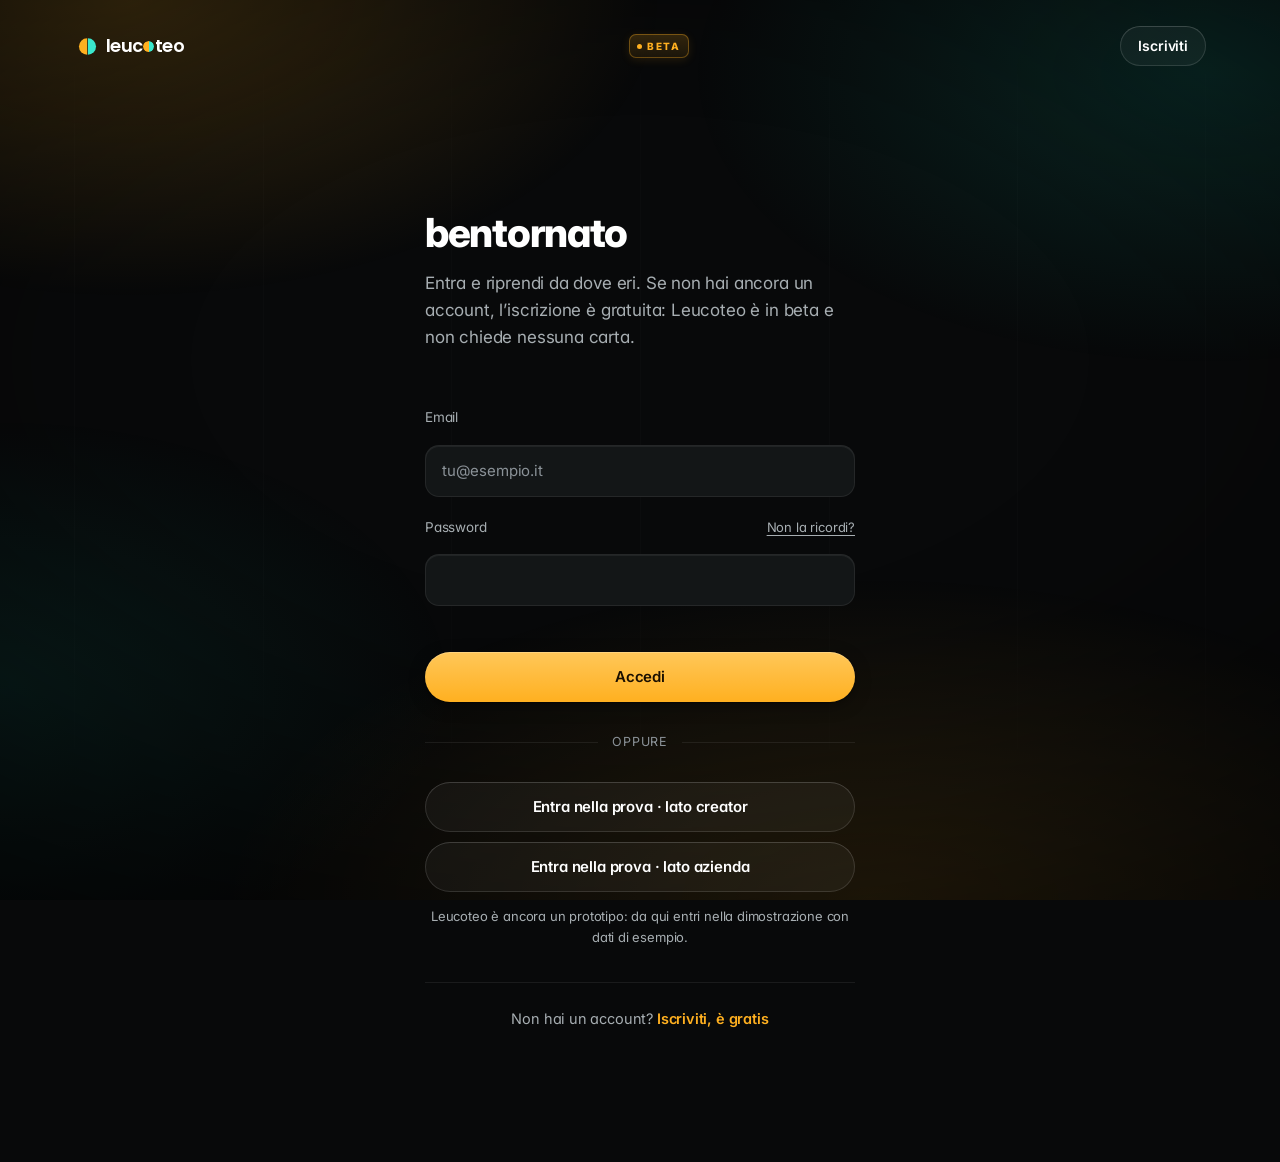
<file: accedi.html>
<!doctype html>
<html lang="it">
<head>
<meta charset="utf-8">
<meta name="viewport" content="width=device-width,initial-scale=1,viewport-fit=cover">
<title>Leucoteo — accedi</title>
<meta name="description" content="Entra nel tuo account Leucoteo.">
<meta name="robots" content="noindex">
<link rel="preconnect" href="https://fonts.googleapis.com">
<link rel="preconnect" href="https://fonts.gstatic.com" crossorigin>
<link rel="stylesheet" href="https://fonts.googleapis.com/css2?family=Inter:wght@400;450;500;600;700;800&family=Poppins:wght@600&display=swap">
<link rel="stylesheet" href="assets/stile.css?v=20260902-1555">
<script>document.documentElement.classList.add('con-script');</script>
<style>
.marchio-w{font-size:18px}

/* Una colonna sola, stretta, centrata: in una pagina di accesso
   non c'è niente da confrontare, quindi non c'è niente da mettere
   di fianco. */
.accesso{max-width:430px;margin:0 auto;padding:8vh 0 60px}
.accesso h1{font-size:clamp(30px,5vw,40px)}
.accesso .occhiello{margin-top:16px}

.riga-fra{display:flex;align-items:baseline;justify-content:space-between;gap:12px}
.riga-fra a{font-size:13px;color:var(--gri);text-decoration:underline;text-underline-offset:3px}
.riga-fra a:hover{color:var(--bia)}

/* la riga che separa l'accesso con la password dagli altri modi */
.oppure{display:flex;align-items:center;gap:14px;margin:30px 0;
  color:var(--gri-3);font-size:12.5px;letter-spacing:var(--tr-uc);text-transform:uppercase}
.oppure::before,.oppure::after{content:"";flex:1;height:1px;background:var(--bo)}

.piede-accesso{margin-top:34px;padding-top:24px;border-top:1px solid var(--bo);
  color:var(--gri);font-size:14.5px;text-align:center}
.piede-accesso a{color:var(--acc);font-weight:600}
.piede-accesso a:hover{text-decoration:underline}
</style>
<link rel="icon" href="data:image/svg+xml,%3Csvg xmlns='http://www.w3.org/2000/svg' viewBox='0 0 100 100'%3E%3Cpath d='M48 13 A43 43 0 0 0 48 99 Z' fill='%23FFB020'/%3E%3Cpath d='M52 1 A43 43 0 0 1 52 87 Z' fill='%233AE7CD'/%3E%3C/svg%3E">
</head>
<body>

<div class="colonne" aria-hidden="true"><span></span><span></span><span></span><span></span><span></span><span></span></div>

<div class="entra">
  <header class="entra-alto">
    <div class="wrap riga tra">
      <a class="riga" href="index.html" style="gap:9px;min-height:44px;padding:0 4px" aria-label="Leucoteo, torna al sito">
        <span class="mon on" id="marchio" style="width:19px"></span>
        <span class="marchio-w">leuc<span class="o" aria-hidden="true"></span>te<span aria-hidden="true">o</span></span>
      </a>
      <button type="button" class="beta" aria-label="Leucoteo è in versione beta">beta<span class="spiega" role="tooltip"><b>La versione beta è la prima versione di Leucoteo.</b> È <span class="gratis">gratuita</span> per creator e aziende, senza commissioni e senza carta di credito.</span></button>
      <a class="btn p ghost" href="entra.html">Iscriviti</a>
    </div>
  </header>

  <main class="entra-corpo">
    <div class="wrap">
      <div class="accesso">
        <h1 class="rise">bentornato</h1>
        <p class="occhiello rise">Entra e riprendi da dove eri. Se non hai ancora un account,
          l&rsquo;iscrizione è gratuita: Leucoteo è in beta e non chiede nessuna carta.</p>

        <form class="modulo rise" id="modulo" style="margin-top:30px">
          <div class="campi">
            <div class="campo-g">
              <label class="etichetta" for="fEmail">Email</label>
              <input class="campo" id="fEmail" type="email" autocomplete="email"
                     placeholder="tu@esempio.it" required>
            </div>
            <div class="campo-g">
              <div class="riga-fra">
                <label class="etichetta" for="fPass">Password</label>
                <a href="#" data-avviso="Ti abbiamo mandato un link per rifarla">Non la ricordi?</a>
              </div>
              <input class="campo" id="fPass" type="password" autocomplete="current-password" required>
            </div>
          </div>

          <button class="btn pieno" type="submit" style="margin-top:26px">Accedi</button>
        </form>

        <div class="oppure rise">oppure</div>

        <div class="pila rise" style="gap:10px">
          <button class="btn ghost pieno" data-lato="creator">Entra nella prova · lato creator</button>
          <button class="btn ghost pieno" data-lato="azienda">Entra nella prova · lato azienda</button>
        </div>
        <p class="gri xs rise" style="margin-top:14px;text-align:center">
          Leucoteo è ancora un prototipo: da qui entri nella dimostrazione con dati di esempio.</p>

        <p class="piede-accesso rise">
          Non hai un account? <a href="entra.html">Iscriviti, è gratis</a>
        </p>
      </div>
    </div>
  </main>
</div>

<div class="avviso" id="avviso" role="status" aria-live="polite"></div>

<script type="module">
import { MONETA_SVG, osserva } from './assets/moto.js?v=20260902-1555';

document.getElementById('marchio').innerHTML = MONETA_SVG;
osserva();

const avviso = (t) => {
  const a = document.getElementById('avviso');
  a.textContent = t; a.classList.add('qui');
  clearTimeout(a._t); a._t = setTimeout(() => a.classList.remove('qui'), 2600);
};

/* Non c'è ancora un backend: l'accesso porta nella dimostrazione.
   Il lato lo si sceglie qui, perché dentro l'app non si cambia più
   — e non deve cambiarsi, non è una cosa vera. */
document.getElementById('modulo').addEventListener('submit', (e) => {
  e.preventDefault();
  const email = document.getElementById('fEmail').value.trim();
  const pass = document.getElementById('fPass').value;
  if (!email || !email.includes('@')) return avviso('Serve un indirizzo email valido');
  if (!pass) return avviso('Serve la password');
  avviso('Accesso in corso…');
  setTimeout(() => { location.href = 'app.html?lato=creator'; }, 700);
});

document.addEventListener('click', (e) => {
  const b = e.target.closest('[data-lato],[data-avviso]');
  if (!b) return;
  if (b.dataset.lato) { location.href = `app.html?lato=${b.dataset.lato}`; return; }
  e.preventDefault();
  avviso(b.dataset.avviso);
});
</script>
</body>
</html>
</file>
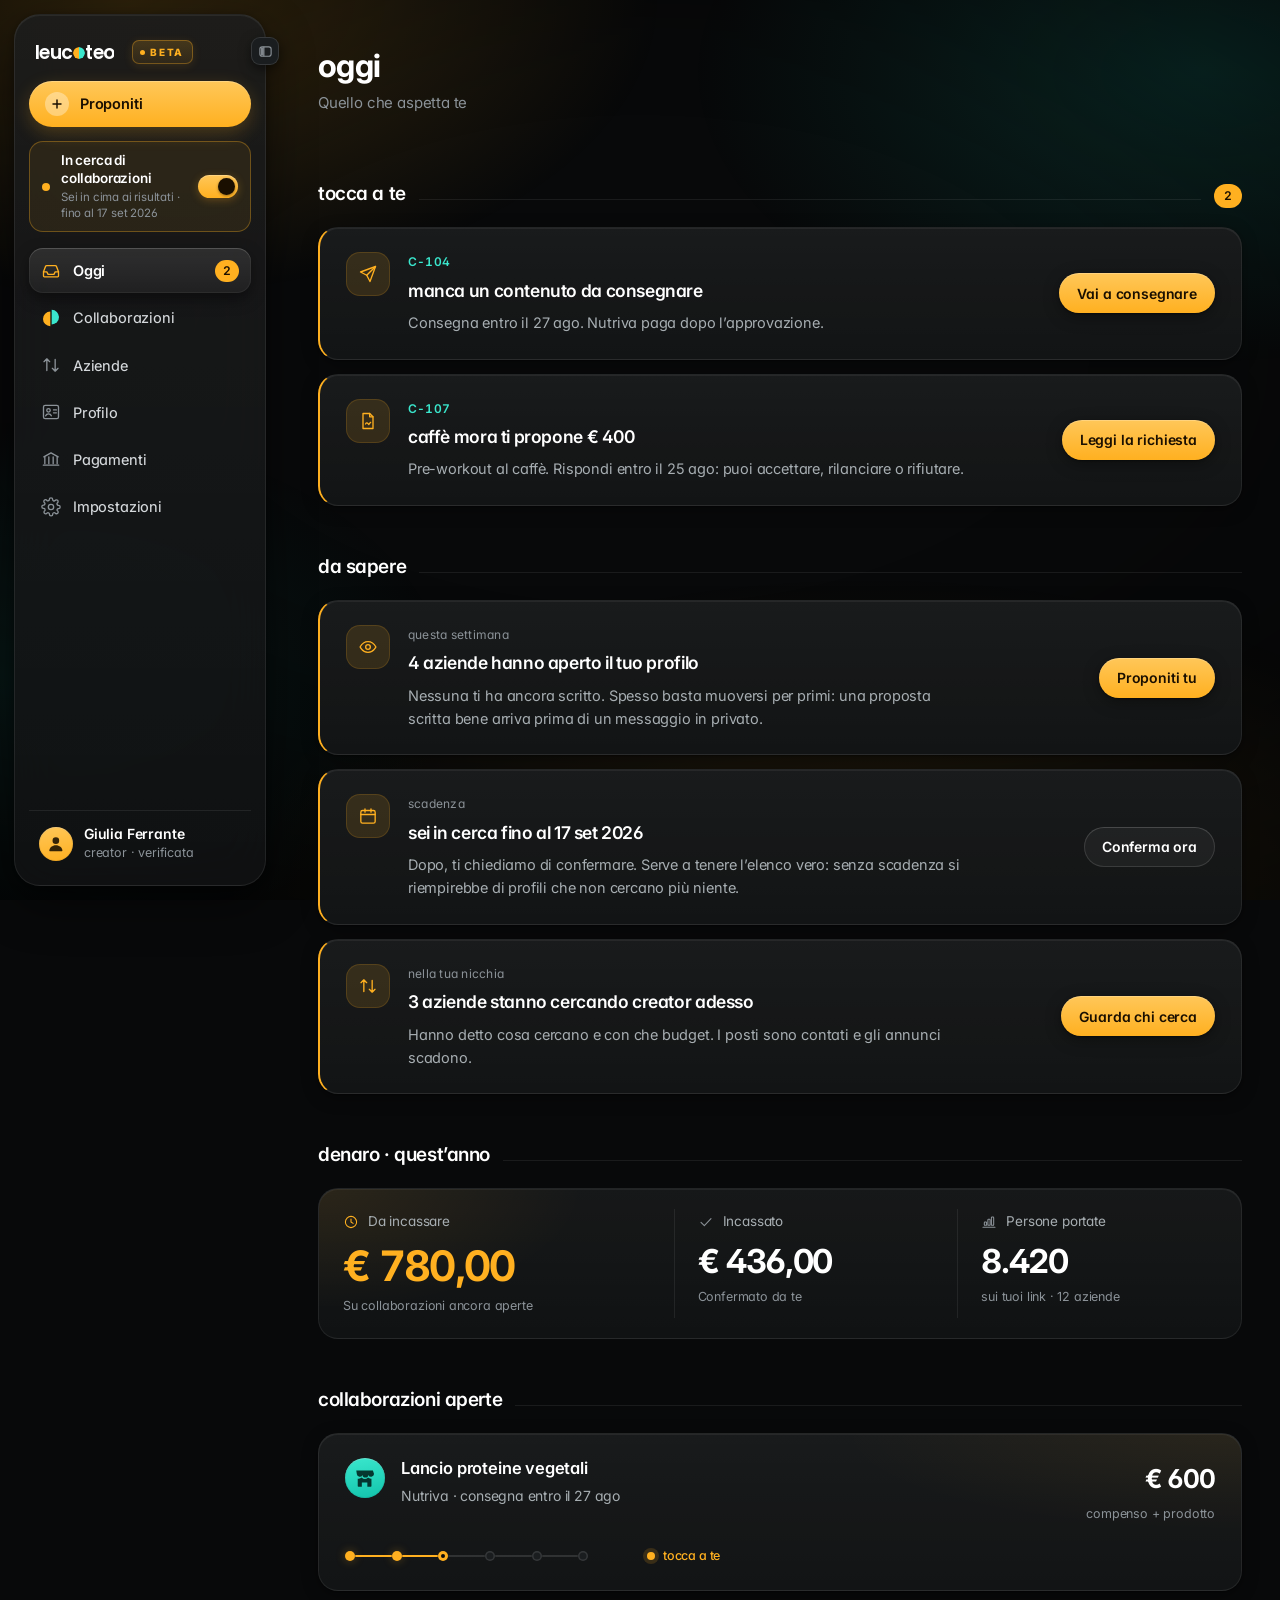
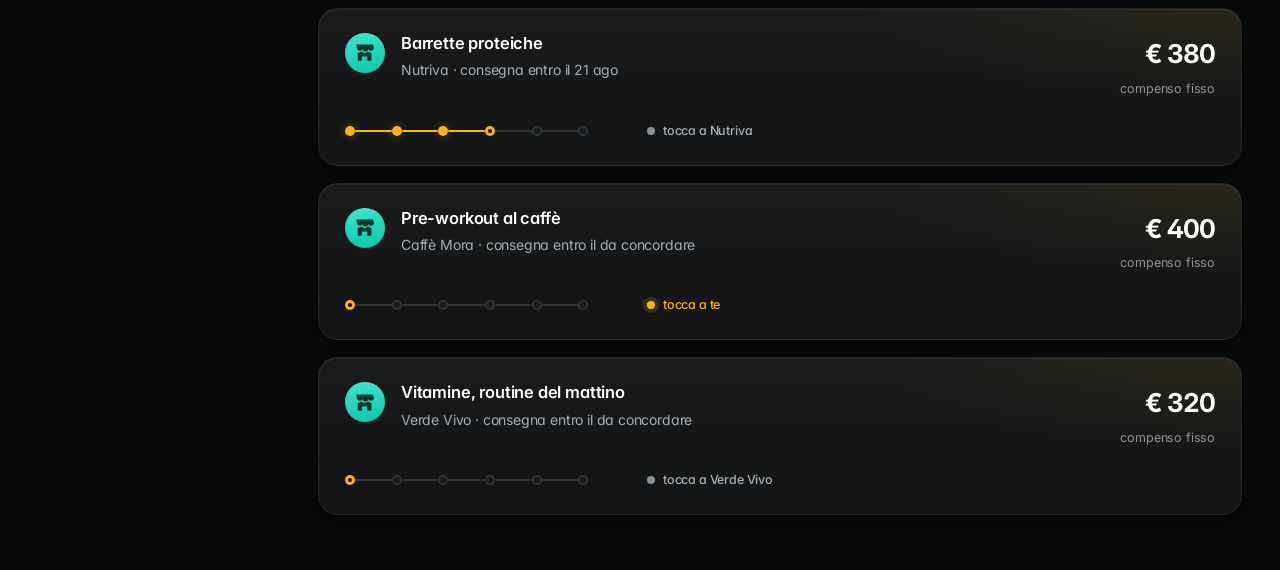
<file: app.html>
<!doctype html>
<html lang="it">
<head>
<meta charset="utf-8">
<meta name="viewport" content="width=device-width,initial-scale=1,viewport-fit=cover">
<title>Leucoteo — il prodotto</title>
<meta name="description" content="Contratto, deposito, consegne, attribuzione e storico verificato di una collaborazione.">
<link rel="preconnect" href="https://fonts.googleapis.com">
<link rel="preconnect" href="https://fonts.gstatic.com" crossorigin>
<link rel="stylesheet" href="https://fonts.googleapis.com/css2?family=Inter:wght@400;450;500;600;700;800&family=Poppins:wght@600&display=swap">
<link rel="stylesheet" href="assets/stile.css?v=20260902-1555">
<script>document.documentElement.classList.add('con-script');</script>
<link rel="icon" href="data:image/svg+xml,%3Csvg xmlns='http://www.w3.org/2000/svg' viewBox='0 0 100 100'%3E%3Cpath d='M48 13 A43 43 0 0 0 48 99 Z' fill='%23FFB020'/%3E%3Cpath d='M52 1 A43 43 0 0 1 52 87 Z' fill='%233AE7CD'/%3E%3C/svg%3E">
<style>
/* ============================================================
   LEUCOTEO · il guscio dell'app
   Tre forme, una per contesto d'uso:
   desktop  → fianco disteso, richiudibile a colonna di icone
   tablet   → fianco già a icone, si apre al passaggio
   telefono → dock flottante, il pollice arriva dappertutto
   ============================================================ */
body{background:var(--fondo)}
.tela{display:grid;grid-template-columns:var(--fianco) 1fr;min-height:100vh;min-height:100dvh;
  transition:grid-template-columns .42s var(--e-std)}
body[data-fianco="chiuso"] .tela{grid-template-columns:var(--fianco-min) 1fr}

/* la luce di fondo la mette la scena, in stile.css: qui si toglie
   per non sommare due strati dello stesso colore */

/* ------------------------------------------------------------
   IL FIANCO
   ------------------------------------------------------------ */
/* Il fianco è una card che galleggia sopra la scena: staccata dai bordi
   su tutti e quattro i lati, angoli tondi, ombra sua. Non è un pannello
   attaccato al lato della finestra. */
.fianco{
  position:sticky;top:var(--fianco-orlo);
  height:calc(100dvh - var(--fianco-orlo) * 2);
  margin:var(--fianco-orlo);
  z-index:var(--z-fianco);
  background:linear-gradient(180deg,rgba(255,255,255,.055),rgba(255,255,255,.016)),
             rgba(13,15,16,.86);
  border:1px solid var(--bo);border-radius:26px;
  box-shadow:var(--om-3), var(--filo);
  backdrop-filter:blur(24px) saturate(160%);-webkit-backdrop-filter:blur(24px) saturate(160%);
  display:flex;flex-direction:column;padding:18px 14px;gap:14px;overflow:visible;
  transition:border-radius .42s var(--e-std);
}
.fianco .alto{display:flex;align-items:center;gap:8px;padding:4px 6px 0;min-height:34px}
.fianco .marchio{display:flex;align-items:center;min-width:0}
.fianco .marchio .marchio-w{font-size:19px;white-space:nowrap}
.fianco .marchio .o{width:.62em;height:.62em}

/* Il logotipo si ritira sul segno: chiudendo il fianco restano le due
   metà, che sono il marchio vero. La parola torna riaprendo. */
.marchio .coda{display:inline-block;max-width:6em;overflow:hidden;vertical-align:bottom;
  transition:max-width .38s var(--e-std),opacity .22s var(--e-std)}
body[data-fianco="chiuso"] .marchio .coda{max-width:0;opacity:0}
/* a fianco chiuso resta solo il segno: la targhetta se ne va con la parola */
body[data-fianco="chiuso"] .beta{display:none}
body[data-fianco="chiuso"] .fianco .marchio{margin:0 auto}
body[data-fianco="chiuso"] .fianco .marchio .marchio-w{font-size:22px}

/* Il tasto sta a cavallo del bordo, come una linguetta della card */
.piega{position:absolute;right:-14px;top:22px;width:28px;height:28px;border-radius:9px;
  display:grid;place-items:center;color:var(--gri-3);flex:none;z-index:6;
  background:var(--su-3);
  box-shadow:inset 0 0 0 1px var(--bo-2), 0 4px 12px rgba(0,0,0,.5);
  transition:color .2s var(--e-std),background-color .2s var(--e-std),
             box-shadow .2s var(--e-std),transform .2s var(--e-molla)}
.piega:hover{color:var(--bia);background:#22262a;box-shadow:inset 0 0 0 1px var(--bo-3), 0 6px 16px rgba(0,0,0,.55)}
.piega:active{transform:scale(.92)}
.piega .ico{width:15px;height:15px}
/* la colonnina si riempie quando il fianco è aperto: il segno dice in che
   stato sei, senza girare su sé stesso */
.piega .riempi{fill:currentColor;opacity:.9;transition:opacity .3s var(--e-std)}
body[data-fianco="chiuso"] .piega .riempi{opacity:0}

/* l'azione principale sta in cima, dove si guarda per prima */
.prima-azione{display:flex;align-items:center;gap:11px;width:100%;
  background:linear-gradient(180deg,var(--acc-hi),var(--acc));color:var(--su-acc);
  border-radius:var(--r-p);padding:11px 16px;min-height:46px;font-weight:600;font-size:14.5px;
  box-shadow:0 6px 18px rgba(var(--acc-rgb),.22), inset 0 1px 0 rgba(255,255,255,.24);
  white-space:nowrap;overflow:hidden}
.prima-azione .pi{width:24px;height:24px;border-radius:50%;flex:none;display:grid;place-items:center;
  background:rgba(255,255,255,.34)}
.prima-azione .et{transition:max-width .38s var(--e-std),opacity .22s var(--e-std);
  max-width:11em;overflow:hidden}
body[data-fianco="chiuso"] .prima-azione{padding:11px;justify-content:center}
body[data-fianco="chiuso"] .prima-azione .et{max-width:0;opacity:0}

/* ------------------------------------------------------------
   IL SEGNALE DI RICERCA
   Sta dove stava lo scambio di lato: è il primo interruttore che
   si vede, perché è quello che decide se esisti nei risultati.
   Acceso ha una spia viva; spento è una riga qualunque.
   ------------------------------------------------------------ */
.cerca-stato{background:var(--velo);border-radius:var(--r-2);padding:11px 13px;
  box-shadow:inset 0 0 0 1px var(--bo);
  transition:background-color var(--t-tocco) var(--e-std),box-shadow var(--t-tocco) var(--e-std)}
.cerca-stato.acceso{background:rgba(var(--acc-rgb),.08);
  box-shadow:inset 0 0 0 1px rgba(var(--acc-rgb),.32)}
.cerca-stato .t{display:block;font-size:13.5px;font-weight:600;color:var(--gri-2);line-height:1.3}
.cerca-stato.acceso .t{color:var(--bia)}
.cerca-stato .d{display:block;font-size:11.5px;color:var(--gri-3);margin-top:3px;line-height:1.35}

/* la spia: ferma quando è spenta, con un alone che respira quando è viva */
.cerca-stato .spia{width:8px;height:8px;border-radius:50%;flex:none;background:var(--bo-2);
  transition:background-color .3s var(--e-std),box-shadow .3s var(--e-std)}
.cerca-stato.acceso .spia{background:var(--acc);box-shadow:0 0 0 0 rgba(var(--acc-rgb),.5);
  animation:respiro 2.6s var(--e-std) infinite}
@keyframes respiro{
  0%,100%{box-shadow:0 0 0 0 rgba(var(--acc-rgb),.45)}
  50%{box-shadow:0 0 0 5px rgba(var(--acc-rgb),0)}
}

/* l'interruttore: una pallina che scorre, non due stati che si scambiano */
.interruttore{width:40px;height:23px;border-radius:var(--r-p);flex:none;position:relative;
  background:var(--su-3);box-shadow:inset 0 0 0 1px var(--bo-2);
  transition:background-color .3s var(--e-std),box-shadow .3s var(--e-std)}
.interruttore[aria-checked="true"]{background:linear-gradient(180deg,var(--acc-hi),var(--acc));
  box-shadow:0 2px 8px rgba(var(--acc-rgb),.28), inset 0 1px 0 rgba(255,255,255,.24)}
.interruttore .pallina{position:absolute;top:3px;left:3px;width:17px;height:17px;border-radius:50%;
  background:var(--gri-3);box-shadow:0 1px 3px rgba(0,0,0,.4);
  transition:transform .42s var(--e-molla),background-color .3s var(--e-std)}
.interruttore[aria-checked="true"] .pallina{transform:translateX(17px);background:var(--su-acc)}
.interruttore:active .pallina{transform:scale(.88)}
.interruttore[aria-checked="true"]:active .pallina{transform:translateX(17px) scale(.88)}
body[data-fianco="chiuso"] .fianco #cerca{display:none}

/* ------------------------------------------------------------
   LA BARRA DEI FILTRI
   Tre gruppi separati da una linea: «ordina per» e «mostra solo»
   non sono la stessa domanda, e messi in fila sembravano una
   sola riga di pastiglie intercambiabili.
   ------------------------------------------------------------ */
.barra-filtri{display:flex;align-items:center;gap:16px;flex-wrap:wrap;margin-bottom:22px}
.gruppo-filtri{display:flex;align-items:center;gap:10px;flex-wrap:wrap}
.gruppo-filtri > .uc{flex:none}
.barra-filtri .divisore{width:1px;height:22px;background:var(--bo-2);flex:none}

/* --- la tendina: esiste solo sul telefono ---------------------
   Stessa pastiglia dei filtri, ma con dentro un <select> vero:
   si apre con il selettore del sistema, che su un telefono è il
   modo più veloce e più familiare di scegliere fra otto voci. --- */
.tendina{display:none;position:relative;flex:1;min-width:0}
.tendina select{
  appearance:none;-webkit-appearance:none;width:100%;
  background:var(--velo);box-shadow:inset 0 0 0 1px var(--bo);
  border:0;border-radius:var(--r-p);color:var(--bia);
  font-size:14px;font-weight:600;padding:0 38px 0 15px;min-height:44px;
  text-overflow:ellipsis;cursor:pointer}
.tendina select:focus-visible{outline:2px solid var(--acc);outline-offset:2px}
.tendina .freccia{position:absolute;right:13px;top:50%;transform:translateY(-50%);
  pointer-events:none;color:var(--gri-2);display:flex}
.tendina .freccia .ico{width:17px;height:17px}
@media (max-width:860px){
  /* Sul telefono la barra diventa una colonna di menù a tendina: le file
     di pastiglie da far scorrere con il dito erano ingombranti e non si
     vedevano mai per intero. Una tendina per riga, a tutta larghezza,
     perché mezza riga taglierebbe le voci lunghe («chi risponde di più»).
     Gli interruttori (verificati, in cerca…) restano pastiglie: sono sì/no,
     e una tendina a due voci sarebbe un giro inutile. */
  .barra-filtri{display:flex;flex-direction:column;align-items:stretch;
    gap:13px;margin-bottom:18px}
  .barra-filtri .divisore{display:none}
  .gruppo-filtri{min-width:0;flex-direction:column;align-items:stretch;gap:7px}
  .gruppo-filtri > .uc{align-self:flex-start;font-size:11px}
  .tendina{display:block}
  .gruppo-filtri .filtri:not(.interruttori){display:none}
  .filtri.interruttori{flex-wrap:wrap;overflow:visible;margin:0;padding:0}
  .filtri.interruttori .filtro{flex:0 1 auto}
}

.menu{display:flex;flex-direction:column;gap:2px;margin-top:2px;position:relative}
/* Un solo oggetto che si sposta, come nel dock: la pastiglia scivola
   verso la voce scelta invece di spegnersi qui e accendersi là. */
.menu::before{content:"";position:absolute;left:0;right:0;top:0;z-index:0;pointer-events:none;
  height:var(--pill-h,44px);border-radius:14px;
  background:linear-gradient(180deg,rgba(255,255,255,.1),rgba(255,255,255,.042));
  box-shadow:0 6px 16px rgba(0,0,0,.42), inset 0 1px 0 rgba(255,255,255,.13),
             inset 0 0 0 1px rgba(255,255,255,.05);
  opacity:var(--pill-o,0);
  /* Si muove con transform, non con top: è l'unica proprietà che il
     browser sposta senza rifare il layout, e una transizione su top che
     dipende da una variabile non registrata non parte nemmeno. */
  transform:translate3d(0,var(--pill-y,0px),0);
  transition:transform .5s var(--e-molla),height .3s var(--e-std),opacity .3s var(--e-std)}
.menu button{position:relative;z-index:1}
.menu button{display:flex;align-items:center;gap:12px;padding:11px 12px;border-radius:var(--r-2);
  font-size:14.5px;font-weight:450;color:var(--gri-2);text-align:left;width:100%;position:relative;
  min-height:44px;white-space:nowrap;
  transition:color var(--t-tocco) var(--e-std),background-color var(--t-tocco) var(--e-std)}
.menu button:hover{color:var(--bia);background:var(--velo)}
/* La voce attiva è una superficie sollevata dentro la card, non un
   fondo colorato: è la stessa idea del riferimento, tradotta sul scuro. */
.menu button[aria-current="page"]{color:var(--bia);font-weight:600}
.menu button[aria-current="page"] .cont{background:var(--acc);color:var(--su-acc)}
.menu .ic{display:grid;place-items:center;color:var(--gri-3);flex:none;
  transition:color var(--t-tocco) var(--e-std),transform var(--t-tocco) var(--e-molla)}
.menu button:hover .ic{color:var(--gri-2)}
.menu button:active .ic{transform:scale(.88)}
.menu button[aria-current="page"] .ic{color:var(--acc)}
.menu .et{transition:max-width .38s var(--e-std),opacity .22s var(--e-std);max-width:12em;overflow:hidden}
.menu .cont{margin-left:auto;font-size:12px;font-weight:600;font-variant-numeric:tabular-nums;
  background:var(--acc);color:var(--su-acc);border-radius:var(--r-p);padding:2px 8px;line-height:1.5;
  transition:opacity .22s var(--e-std)}

/* fianco chiuso: solo icone, l'etichetta torna come suggerimento */
body[data-fianco="chiuso"] .fianco{padding:18px 9px}
body[data-fianco="chiuso"] .menu button,
body[data-fianco="chiuso"] .chi{justify-content:center;padding-left:0;padding-right:0}
body[data-fianco="chiuso"] .prima-azione,
body[data-fianco="chiuso"] .chi,
body[data-fianco="chiuso"] .menu button{gap:0}
body[data-fianco="chiuso"] .menu .et{max-width:0;opacity:0}
body[data-fianco="chiuso"] .menu .cont{position:absolute;top:5px;right:9px;margin:0;
  min-width:17px;padding:0 5px;text-align:center}
/* a fianco chiuso la voce attiva è un riquadro pieno, non una barra
   che sborda: la barra ha senso solo accanto a un'etichetta */
body[data-fianco="chiuso"] .menu button[aria-current="page"]::before{display:none}
body[data-fianco="chiuso"] .menu button{width:48px;height:48px;min-height:48px;
  margin:0 auto;padding:0;justify-content:center;gap:0}
body[data-fianco="chiuso"] .menu .cont{top:1px;right:1px}
body[data-fianco="chiuso"] .prima-azione{width:48px;height:48px;min-height:48px;
  margin:0 auto;padding:0;border-radius:50%}
/* il menu è largo quanto un pulsante, così la pastiglia — che è larga
   quanto il menu — ci va sopra esatta invece di sbordare di 4 px */
body[data-fianco="chiuso"] .menu{width:48px;margin-left:auto;margin-right:auto}
body[data-fianco="chiuso"] .fianco .alto{justify-content:center;padding:0}
body[data-fianco="chiuso"] .chi{justify-content:center;padding:14px 0 4px}
.menu button .sugg{position:absolute;left:calc(100% + 12px);top:50%;transform:translate(-6px,-50%) scale(.96);
  background:var(--su-3);color:var(--bia);font-size:13px;font-weight:500;padding:7px 12px;
  border-radius:var(--r-1);box-shadow:var(--om-3);white-space:nowrap;pointer-events:none;
  opacity:0;visibility:hidden;z-index:5;
  transition:opacity .18s var(--e-std),transform .24s var(--e-molla),visibility .18s}
body[data-fianco="chiuso"] .menu button:hover .sugg{opacity:1;visibility:visible;transform:translate(0,-50%) scale(1)}

.chi{margin-top:auto;display:flex;align-items:center;gap:11px;padding:14px 10px 4px;
  border-top:1px solid var(--bo);min-width:0}
.chi .ava{width:34px;height:34px;flex:none}
.chi .testo{min-width:0;transition:max-width .38s var(--e-std),opacity .22s var(--e-std);
  max-width:12em;overflow:hidden}
body[data-fianco="chiuso"] .chi .testo{max-width:0;opacity:0}
.chi .n{font-size:14px;font-weight:600;line-height:1.3;white-space:nowrap;overflow:hidden;text-overflow:ellipsis}
.chi .r{font-size:12.5px;color:var(--gri-3);white-space:nowrap}

/* ------------------------------------------------------------
   IL CORPO
   ------------------------------------------------------------ */
.corpo{min-width:0;position:relative;display:flex;flex-direction:column;z-index:1}
/* La testata scorre via col contenuto: non è ancorata allo schermo.
   Ancorata serviva un velo per coprire il testo che le passava sotto, e
   quel velo — comunque lo si sfumasse — lasciava una macchia sopra la
   prima riga. Il titolo dice dove sei quando arrivi; poi lascia il posto
   a quello che sei venuto a leggere. */
.testata{position:relative;z-index:var(--z-corpo);
  padding:48px 38px 26px;
  transition:padding .3s var(--e-std)}

.testata h1{font-weight:700;font-size:clamp(27px,2.5vw,35px);
  letter-spacing:var(--tr-l);text-transform:lowercase;line-height:1.15;
  white-space:nowrap;overflow:hidden;text-overflow:ellipsis;
  transition:font-size .3s var(--e-std)}
.testata .s{color:var(--gri-3);font-size:15px;margin:6px 0 0;
  white-space:nowrap;overflow:hidden;text-overflow:ellipsis;
  transition:opacity .26s var(--e-std),max-height .3s var(--e-std)}

/* Titolo e sottotitolo sulla stessa riga, centrati come un unico blocco.
   Tre colonne: una vuota a sinistra per bilanciare le azioni a destra
   (stessa larghezza, --lato-w), il titolo in mezzo. Così il centro è
   davvero il centro della testata, non della sola metà libera. */
/* 1fr auto 1fr: le due colonne esterne si tengono sempre della stessa
   larghezza (è la definizione di fr), quella del titolo si stringe al suo
   contenuto e resta in mezzo. Nessun calcolo JS della larghezza. */
/* Il titolo sta a sinistra come tutto quello che c'è sotto: centrato
   in mezzo alla finestra si staccava dal contenuto, e il sottotitolo
   appiccicato di fianco sembrava una didascalia messa lì per riempire.
   Adesso è una cosa sola: nome della schermata, e sotto cosa contiene. */
.testata .fila{display:flex;align-items:center;gap:18px}
.testata-destra{display:flex;align-items:center;justify-content:flex-end;
  gap:10px;min-width:0;flex:none}
.testata .crescita{flex:1;min-width:0}
.vista{padding:38px;flex:1;max-width:1240px;width:100%}
.tabbar{display:none}

/* ------------------------------------------------------------
   TABLET · il fianco parte già a icone
   ------------------------------------------------------------ */


/* ------------------------------------------------------------
   TELEFONO · il dock
   Cinque icone che galleggiano sopra il contenuto. La pastiglia
   dell'accento scivola da una all'altra: è un solo oggetto che si
   sposta, non cinque stati che si accendono.
   ------------------------------------------------------------ */


/* schermi molto stretti: il dock resta a cinque, si stringe soltanto */




/* ============================================================
   PEZZI DELL'APP
   ============================================================ */
.griglia-3{display:grid;grid-template-columns:repeat(auto-fit,minmax(260px,1fr));gap:18px}
.griglia-2{display:grid;grid-template-columns:repeat(auto-fit,minmax(300px,1fr));gap:18px}
.tremezzo{display:grid;grid-template-columns:1.35fr .65fr;gap:20px;align-items:start}
/* una colonna di griglia non scende sotto il contenuto più largo se non
   glielo si dice: senza questo, una riga lunga dentro una scheda allarga
   la colonna e la pagina esce di lato */
.tremezzo > *{min-width:0}
.sez-t{display:flex;align-items:baseline;gap:13px;margin:46px 0 18px}
.sez-t h2{font-weight:600;font-size:19px;letter-spacing:var(--tr-l);text-transform:lowercase}
.sez-t .l{flex:1;height:1px;background:var(--bo)}
.sez-t:first-child{margin-top:0}

.dato .k{color:var(--gri);font-size:13.5px}
.dato .v{margin-top:12px;font-weight:700;
  font-size:clamp(28px,3vw,38px);letter-spacing:-.04em;line-height:1;font-variant-numeric:tabular-nums}
.dato .d{color:var(--gri-3);font-size:13px;margin-top:10px}
.dato .v.acc{color:var(--acc)}

/* ------------------------------------------------------------
   IL CASSETTO — quello che c'è ma non chiede niente
   Sta chiuso di suo: se lo aprissimo noi, ogni volta che entri in
   Collaborazioni la prima cosa che vedi sarebbe una lista di attese.
   ------------------------------------------------------------ */
.cassetto{margin-top:26px;border-radius:var(--r-3);background:var(--su-1);
  border:1px solid var(--bo);box-shadow:var(--filo);overflow:hidden;
  transition:border-color var(--t-tocco) var(--e-std)}
.cassetto.aperto{border-color:var(--bo-2)}
.cassetto-t{display:flex;align-items:center;gap:14px;width:100%;padding:17px 20px;
  text-align:left;font-size:15px;font-weight:600;color:var(--gri-2);min-height:56px;
  transition:color var(--t-tocco) var(--e-std),background-color var(--t-tocco) var(--e-std)}
.cassetto-t:hover{color:var(--bia);background:var(--velo)}
.cassetto-t .freccia{display:grid;place-items:center;color:var(--gri-3);flex:none;
  transition:transform .32s var(--e-molla),color var(--t-tocco) var(--e-std)}
.cassetto.aperto .cassetto-t{color:var(--bia)}
.cassetto.aperto .freccia{transform:rotate(90deg);color:var(--acc)}
.cassetto-t .quante{flex:none;font-size:12.5px;font-weight:700;font-variant-numeric:tabular-nums;
  min-width:24px;height:24px;padding:0 8px;border-radius:var(--r-p);display:grid;place-items:center;
  background:var(--velo);color:var(--gri);box-shadow:inset 0 0 0 1px var(--bo)}
.cassetto.aperto .cassetto-t .quante{background:rgba(var(--acc-rgb),.15);color:var(--acc);box-shadow:none}
.cassetto-c{padding:4px 20px 20px;animation:vista-entra .3s var(--e-std) both}

/* una proposta in attesa non è una collaborazione: non si solleva al
   passaggio e non ha l'accento acceso — non c'è niente da fare */
.collab.in-attesa{margin-bottom:12px;background:var(--su-2);box-shadow:var(--filo)}
.collab.in-attesa:hover{transform:none;border-color:var(--bo-2);box-shadow:var(--filo)}
.collab.in-attesa .fondo{display:flex;align-items:center;justify-content:space-between;
  gap:14px;flex-wrap:wrap}
@media (max-width:560px){
  .cassetto-t{padding:15px 16px;font-size:14.5px;gap:11px}
  .cassetto-c{padding:2px 16px 16px}
  .collab.in-attesa .fondo{gap:8px}
}

.collab{display:block;width:100%;text-align:left;cursor:pointer;
  background:linear-gradient(180deg,rgba(255,255,255,.05),rgba(255,255,255,.018)),var(--su-1);
  border:1px solid var(--bo);border-radius:var(--r-3);
  padding:24px 26px;margin-bottom:calc(var(--aperto) + 14px);
  box-shadow:var(--om-2), var(--filo);position:relative;overflow:hidden;
  transition:background-color var(--t-tocco) var(--e-std),border-color var(--t-tocco) var(--e-std),
             transform .24s var(--e-molla),box-shadow .24s var(--e-std)}
.collab::before{content:"";position:absolute;inset:0;pointer-events:none;
  background:radial-gradient(70% 100% at 100% 0%, rgba(var(--acc-rgb),.07), transparent 62%)}
.collab:hover{border-color:var(--bo-2);transform:translateY(-2px);box-shadow:var(--om-3), var(--filo)}
.collab:active{transform:scale(.985)}
.collab .cap{display:flex;align-items:flex-start;gap:16px;position:relative}
.collab .ti{display:block;font-weight:600;font-size:16.5px;line-height:1.3}
.collab .me{display:block;color:var(--gri);font-size:14px;margin-top:5px}
.collab .soldi{text-align:right;flex:none}
.collab .imp{display:block;font-weight:700;font-size:26px;letter-spacing:-.04em;font-variant-numeric:tabular-nums}
.collab .soldi .sotto{display:block;color:var(--gri-3);font-size:12.5px;margin-top:4px;white-space:nowrap}
.collab .fondo{display:flex;align-items:center;gap:22px;margin-top:22px;flex-wrap:wrap;position:relative}
.collab .percorso{flex:1;min-width:150px;max-width:280px}
.scheda .percorso{max-width:460px}

.conta-sez{font-size:12px;font-weight:600;font-variant-numeric:tabular-nums;background:var(--acc);
  color:var(--su-acc);border-radius:var(--r-p);padding:3px 10px;line-height:1.5;flex:none}
.conta-sez.spenta{background:var(--velo);color:var(--gri);box-shadow:inset 0 0 0 1px var(--bo)}

.compiti{display:flex;flex-direction:column;gap:14px}
.compito{display:flex;align-items:flex-start;gap:18px;border-radius:var(--r-3);
  background:linear-gradient(180deg,rgba(255,255,255,.05),rgba(255,255,255,.018)),var(--su-1);
  border:1px solid var(--bo);border-left:2px solid var(--acc);padding:24px 26px;
  box-shadow:var(--om-2), var(--filo)}
.compito.allerta{border-left-color:var(--male)}
.compito .cod{display:block;font-size:12px;color:var(--gri-3);margin-bottom:8px;letter-spacing:.02em}
.compito .cod.id{color:var(--contro);font-weight:600}
.compito h3{font-weight:600;font-size:17.5px;letter-spacing:var(--tr-l);
  text-transform:lowercase;line-height:1.3}
.compito p{color:var(--gri);font-size:14.5px;margin-top:9px;max-width:62ch;line-height:1.6}
.compito .mossa{flex:none;align-self:center}

.adesso{display:flex;align-items:center;gap:18px;margin-top:calc(var(--aperto) + 20px);
  border-radius:var(--r-3);background:var(--su-1);border:1px solid var(--bo);padding:24px 26px;
  box-shadow:var(--om-2), var(--filo)}
.adesso.mio{border-color:rgba(var(--acc-rgb),.34);
  background:linear-gradient(180deg,rgba(var(--acc-rgb),.08),rgba(var(--acc-rgb),.03)),var(--su-1)}
.adesso h3{font-weight:600;font-size:18px;letter-spacing:var(--tr-l);text-transform:lowercase}
.adesso p{color:var(--gri);font-size:14.5px;margin-top:7px;max-width:62ch}
.adesso .mossa{flex:none}

.spina{position:relative;padding-left:32px}
.spina::before{content:"";position:absolute;left:8px;top:16px;bottom:16px;width:1px;background:var(--bo-2)}
.spina .nodo{position:relative;padding:14px 0}
.spina .nodo::before{content:"";position:absolute;left:-28px;top:20px;width:9px;height:9px;
  border-radius:50%;background:var(--fondo);box-shadow:inset 0 0 0 1.5px var(--bo-2);
  transition:background-color .5s var(--e-std),box-shadow .5s var(--e-molla)}
.spina .nodo.fatto::before{background:var(--acc);box-shadow:0 0 10px rgba(var(--acc-rgb),.34)}
.spina .nodo.ora::before{background:var(--fondo);box-shadow:inset 0 0 0 2.5px var(--acc)}
.spina .nodo .t{font-size:15px;font-weight:600}
.spina .nodo.futuro .t{color:var(--gri-3);font-weight:450}
.spina .nodo .d{color:var(--gri);font-size:13px;margin-top:3px}

.rilascio{border-radius:var(--r-3);padding:30px;text-align:center;
  background:linear-gradient(180deg,rgba(255,255,255,.05),rgba(255,255,255,.018)),var(--su-1);
  border:1px solid var(--bo);box-shadow:var(--om-2), var(--filo)}
.rilascio .presa{width:118px;margin:0 auto;touch-action:none;cursor:grab;user-select:none;
  -webkit-user-select:none;border-radius:50%;transition:filter .28s var(--e-std)}
.rilascio .presa.tenuta{filter:drop-shadow(0 16px 40px rgba(var(--cre-rgb),.28))}
.rilascio .presa:active{cursor:grabbing}
.rilascio .presa .mon{width:100%}
.rilascio .eti{margin-top:20px;color:var(--gri);font-size:14.5px;transition:color .3s var(--e-std)}
.rilascio .eti.fatto{color:var(--acc);font-weight:600}

.consegna{display:flex;align-items:flex-start;gap:14px;padding:16px 0;
  border-bottom:1px solid rgba(255,255,255,.045)}
.consegna:last-child{border-bottom:0}
.consegna .box{width:19px;height:19px;flex:none;margin-top:2px;border-radius:6px;
  box-shadow:inset 0 0 0 1.5px var(--bo-2);display:grid;place-items:center;font-size:10px;color:var(--su-acc);
  transition:background-color .34s var(--e-std),box-shadow .34s var(--e-molla),transform .34s var(--e-molla)}
.consegna.ok .box{background:var(--acc);box-shadow:0 0 10px rgba(var(--acc-rgb),.3)}
.consegna .t{font-size:15px}
.consegna .d{color:var(--gri);font-size:13px;margin-top:3px;display:flex;gap:9px;align-items:center;flex-wrap:wrap}

.trovato{border-radius:var(--r-3);padding:24px;display:flex;flex-direction:column;
  background:linear-gradient(180deg,rgba(255,255,255,.05),rgba(255,255,255,.018)),var(--su-1);
  border:1px solid var(--bo);box-shadow:var(--om-2), var(--filo);
  transition:border-color var(--t-tocco) var(--e-std),transform .24s var(--e-molla),box-shadow .24s var(--e-std)}
.trovato:hover{border-color:var(--bo-2);transform:translateY(-2px);box-shadow:var(--om-3), var(--filo)}
.trovato:active{transform:scale(.99)}
.trovato .cap{display:flex;gap:14px;align-items:center}
.trovato .n{font-weight:600;font-size:15.5px;line-height:1.25}
.trovato .h{color:var(--gri-3);font-size:13.5px}
.trovato .num{margin-top:18px;padding-top:16px;border-top:1px solid var(--bo)}
.trovato .coda{margin-top:auto;padding-top:18px}
.trovato .tab-r{align-items:baseline;flex-wrap:wrap;row-gap:2px}
.trovato .tab-r .k{overflow:visible;text-overflow:clip;flex:none}
.trovato .tab-r .n{white-space:normal;text-align:right;min-width:0}
/* Chi non cerca resta visibile ma si spegne: l'elenco deve dire
   la verità, non far perdere tempo. Non si nasconde — nasconderlo
   toglierebbe all'azienda l'informazione che quel creator esiste. */
.trovato.spento{opacity:.55;background:var(--su-1)}
.trovato.spento:hover{opacity:.78;transform:none;box-shadow:var(--om-2), var(--filo)}
.trovato.spento .ava{filter:saturate(.35)}
.fuori-cerca{margin-top:12px;font-size:12.5px;line-height:1.4;color:var(--gri-3);
  padding:8px 11px;border-radius:var(--r-1);background:var(--velo);
  box-shadow:inset 0 0 0 1px var(--bo);text-align:left}

/* le righe dello storico dichiarato: presenti, ma spente */
.storia-riga.velata{opacity:.72}
.storia-riga.velata .chi{color:var(--gri-2)}

/* i filtri su mobile scorrono in orizzontale: è l'unico scroll
   laterale ammesso, ed è deliberato */
.filtri{display:flex;gap:9px;flex-wrap:wrap;align-items:center}
.filtro{display:inline-flex;align-items:center;justify-content:center;gap:8px;
  font-size:13.5px;font-weight:500;color:var(--gri-2);background:var(--velo);
  box-shadow:inset 0 0 0 1px var(--bo);border-radius:var(--r-p);padding:9px 16px;min-height:38px;
  white-space:nowrap;
  transition:color var(--t-tocco) var(--e-std),background-color var(--t-tocco) var(--e-std),
             box-shadow var(--t-tocco) var(--e-std),transform var(--t-tocco) var(--e-molla)}
.filtro:hover{color:var(--bia);background:var(--velo-2)}
.filtro:active{transform:scale(.94)}
.filtro[aria-pressed="true"]{color:var(--su-acc);font-weight:600;background:var(--acc);box-shadow:none}


.isto{display:flex;align-items:flex-end;gap:6px;height:140px;margin-top:24px}
.isto .b{flex:1;background:linear-gradient(180deg,var(--acc),rgba(var(--acc-rgb),.14));
  border-radius:4px 4px 0 0;min-height:3px;transition:height .9s var(--e-std)}

.avviso{position:fixed;left:50%;bottom:30px;transform:translate(-50%,16px) scale(.96);z-index:var(--z-avviso);
  background:rgba(255,255,255,.96);color:#08090A;padding:14px 24px;border-radius:var(--r-p);
  font-size:14.5px;font-weight:600;opacity:0;pointer-events:none;max-width:calc(100vw - 32px);
  backdrop-filter:blur(20px);-webkit-backdrop-filter:blur(20px);
  transition:opacity .3s var(--e-std),transform .44s var(--e-molla);
  box-shadow:0 20px 52px rgba(0,0,0,.6)}
.avviso.qui{opacity:1;transform:translate(-50%,0) scale(1)}


.vuoto{text-align:center;padding:64px 20px;color:var(--gri)}
.vuoto .mon{width:44px;margin:0 auto 20px;display:block}

/* il ritratto in alto vive solo su telefono: sul desktop il profilo
   sta in fondo al fianco, dove c'è spazio per il nome per intero */
.io{display:none}

/* le voci dentro il pannello */
.menu-foglio{display:flex;flex-direction:column;gap:2px}
.menu-foglio button,.menu-foglio a{display:flex;align-items:center;gap:14px;width:100%;
  padding:14px 12px;border-radius:var(--r-2);font-size:15.5px;color:var(--gri-2);text-align:left;
  min-height:52px;transition:color var(--t-tocco) var(--e-std),background-color var(--t-tocco) var(--e-std)}
.menu-foglio button:hover,.menu-foglio a:hover{color:var(--bia);background:var(--velo)}
.menu-foglio .ico{color:var(--gri-3);flex:none}


/* ============================================================
   LA FASCIA FINANZIARIA
   I numeri non sono schede. Stanno affiancati dentro una sola
   superficie, separati da una linea: si leggono come un estratto
   conto, non come tre oggetti indipendenti dello stesso peso.
   ============================================================ */
.fascia{display:grid;grid-template-columns:1.25fr 1fr 1fr;
  background:linear-gradient(180deg,rgba(255,255,255,.04),rgba(255,255,255,.012)),var(--su-1);
  border:1px solid var(--bo);border-radius:var(--r-3);box-shadow:var(--filo);overflow:hidden}
.voce{padding:22px 24px;position:relative;min-width:0}
.voce + .voce::before{content:"";position:absolute;left:0;top:20px;bottom:20px;width:1px;background:var(--bo)}
.voce .k{display:flex;align-items:center;gap:9px;color:var(--gri);font-size:13.5px;min-width:0}
.voce .k svg{width:16px;height:16px;flex:none;color:var(--gri-3)}
.voce .k span{overflow:hidden;text-overflow:ellipsis;white-space:nowrap}
.voce .v{margin-top:12px;font-weight:700;font-size:clamp(25px,2.6vw,33px);letter-spacing:-.04em;
  line-height:1;font-variant-numeric:tabular-nums}
.voce .d{color:var(--gri-3);font-size:12.5px;margin-top:9px}
/* la voce che conta è più larga, ha l'accento e una luce sua:
   la gerarchia si vede prima di leggere */
.voce.forte{background:radial-gradient(120% 130% at 0% 0%, rgba(var(--acc-rgb),.09), transparent 62%)}
.voce.forte .k svg{color:var(--acc)}
.voce.forte .v{font-size:clamp(30px,3.4vw,42px)}

/* la tabella-registro: intestazione più discreta */
.reg-t td.segno{width:30px}


/* intestazione del flusso: esiste solo su telefono */
.passo-mobile{display:none}
.piede-flusso{display:flex;align-items:center;justify-content:space-between;gap:14px}
.piede-flusso .mosse{display:flex;gap:8px}


/* --- l'avviso: un punto d'accento davanti, entrata con molla --- */
.avviso{display:flex;align-items:center;gap:11px;text-align:left}
.avviso .segno{width:8px;height:8px;border-radius:50%;flex:none;
  background:linear-gradient(90deg,var(--cre) 50%,var(--bra) 50%)}

/* --- il rilascio: quando le due metà combaciano il riquadro si accende
       un istante, poi torna. È il momento in cui il denaro è arrivato. --- */
@keyframes accendi{0%{box-shadow:var(--om-2),var(--filo)}
  35%{box-shadow:0 0 0 1px rgba(var(--acc-rgb),.5), 0 0 46px rgba(var(--acc-rgb),.26), var(--filo)}
  100%{box-shadow:var(--om-2),var(--filo)}}
.rilascio:has(.presa.chiuso){animation:accendi 1.1s var(--e-std) both}
.presa.chiuso{filter:drop-shadow(0 10px 34px rgba(var(--acc-rgb),.4))}

/* --- il bottone principale: un velo di luce lo attraversa al passaggio --- */
.btn{position:relative;overflow:hidden;isolation:isolate}
.btn::after{content:"";position:absolute;inset:0;z-index:-1;
  background:linear-gradient(105deg,transparent 30%,rgba(255,255,255,.28) 48%,transparent 66%);
  transform:translateX(-120%);transition:transform .7s var(--e-std)}
@media (hover:hover){ .btn:hover::after{transform:translateX(120%)} }
.btn.ghost::after,.btn.nero::after{display:none}

/* --- la spunta di una consegna scatta invece di accendersi --- */
@keyframes spunta{0%{transform:scale(.6)}60%{transform:scale(1.14)}100%{transform:scale(1)}}
.consegna.ok .box{animation:spunta .42s var(--e-molla) both}

/* --- le pastiglie di stato entrano con un soffio --- */
@keyframes pil-in{from{opacity:0;transform:translateY(-3px) scale(.94)}to{opacity:1;transform:none}}
.vista-nuova .pil,.vista-nuova .turno{animation:pil-in .34s var(--e-molla) both}

/* --- il pannello del ritratto: le voci arrivano una dopo l'altra --- */
.foglio.qui .menu-foglio > *{animation:vista-entra .34s var(--e-std) both}
.foglio.qui .menu-foglio > *:nth-child(2){animation-delay:.05s}
.foglio.qui .menu-foglio > *:nth-child(3){animation-delay:.1s}

/* --- il fianco che si apre: le etichette arrivano dopo la larghezza --- */
.menu .et,.chi .testo,.prima-azione .et,.marchio .coda{transition-delay:.06s}
body[data-fianco="chiuso"] .menu .et,
body[data-fianco="chiuso"] .chi .testo,
body[data-fianco="chiuso"] .prima-azione .et,
body[data-fianco="chiuso"] .marchio .coda{transition-delay:0s}

/* ============================================================
   ADATTAMENTI — stanno in fondo di proposito: prima si definisce
   il componente, poi come cambia. Altrimenti la cascata li perde.
   ============================================================ */

@media (max-width:1080px){ .tremezzo{grid-template-columns:1fr} }

/* --- TABLET: il fianco parte a icone --- */
@media (max-width:1180px) and (min-width:861px){
  .tela{grid-template-columns:var(--fianco-min) 1fr}
  body[data-fianco="aperto"] .tela{grid-template-columns:var(--fianco) 1fr}
  .testata{padding:40px 26px 22px}
  .vista{padding:26px}
}

/* ============================================================
   TELEFONO
   ============================================================ */
@media (max-width:860px){
  /* il fianco diventa dock flottante ed esce dal flusso: la tela torna
     a una colonna sola. Specificità pari a quella della regola desktop,
     altrimenti quella vince e il contenuto resta largo 76 px. */
  body[data-fianco] .tela{grid-template-columns:1fr}

  /* --- IL DOCK --- */
  .fianco{
    position:fixed;left:var(--dock-gap);right:var(--dock-gap);
    bottom:calc(var(--dock-gap) + var(--safe-b));top:auto;
    width:auto;height:var(--dock-h);padding:0;gap:0;
    flex-direction:row;align-items:stretch;
    background:rgba(16,19,20,.78);
    border:1px solid rgba(255,255,255,.09);border-radius:24px;
    box-shadow:0 18px 44px rgba(0,0,0,.6), 0 2px 8px rgba(0,0,0,.4),
               inset 0 1px 0 rgba(255,255,255,.08);
    backdrop-filter:blur(30px) saturate(180%);-webkit-backdrop-filter:blur(30px) saturate(180%);
    overflow:visible;transform:translate3d(0,0,0);
    transition:transform .42s var(--e-std),opacity .3s var(--e-std);
  }
  body.dock-via .fianco{transform:translate3d(0,calc(100% + var(--dock-gap) + var(--safe-b)),0);opacity:0}
    /* Sul telefono il fianco è un dock di cinque icone: tutto ciò che
     non è una voce di menu esce di scena. Il segnale di ricerca resta
     raggiungibile dal pannello del ritratto, in alto a destra. */
  .fianco .alto,.fianco .chi,.fianco .prima-azione,.fianco #cerca{display:none}

  /* Le regole del fianco chiuso hanno la stessa forma (body[data-fianco…])
     e quindi vincono anche qui, dove il fianco non è una colonna ma un
     dock: rimettevano 18px di imbottitura e pulsanti da 48px dentro una
     barra alta 66. È da lì che le icone risultavano più in basso del
     dock. Si riscrivono con la stessa specificità, e stando dopo vincono. */
  body[data-fianco] .fianco{padding:0}
  body[data-fianco] .menu{width:auto;margin:0;padding:0 6px}
  body[data-fianco] .menu button{width:auto;height:100%;min-height:0;margin:0}
  body[data-fianco] .menu .cont{top:9px;right:auto}

  /* altezza esplicita: dentro un contenitore fisso il 100% non risolve
     e la pastiglia si schiaccerebbe */
  .menu{flex-direction:row;flex:1;height:calc(var(--dock-h) - 2px);
    margin:0;gap:0;padding:0 6px;align-items:stretch}
  .menu .solo-largo{display:none}
  .menu button{flex:1;padding:0;height:100%;min-height:0;min-width:0;
    display:grid;place-items:center;border-radius:18px;background:none!important;
    box-shadow:none!important;color:var(--gri-3);position:relative;line-height:0}
  .menu button .et,.menu button .sugg{display:none}
  .menu .ic{position:relative;z-index:2;
    transition:transform .46s var(--e-molla),color .28s var(--e-std)}
  .menu .ic .ico{width:23px;height:23px}
  .menu button[aria-current="page"]{color:var(--bia)}
  /* niente translateY: spostare su di 1 px la sola icona attiva è
     esattamente ciò che faceva sembrare la fila storta */
  .menu button[aria-current="page"] .ic{color:var(--bia);transform:scale(1.04)}
  .menu button[aria-current="page"]::before{display:none}
  .menu button:active .ic{transform:scale(.8)}
  .menu .cont{position:absolute;top:7px;left:calc(50% + 4px);margin:0;
    min-width:18px;height:18px;display:grid;place-items:center;
    font-size:12px;padding:0 5px;line-height:1;z-index:3;
    box-shadow:0 0 0 2px rgba(16,19,20,.95)}
  .menu button[aria-current="page"] .cont{background:var(--acc);color:var(--su-acc);
    box-shadow:0 0 0 2px rgba(16,19,20,.95)}

  /* la pastiglia: un solo oggetto che scivola fra le posizioni */
  /* height:auto è necessario: la regola del fianco imposta un'altezza
     fissa, e con top, bottom e height insieme vince height — la
     pastiglia del dock resterebbe alta 44px invece di riempirlo. */
  /* Stessa idea, in orizzontale. height:auto perché la regola del fianco
     ne fissa una, e con top, bottom e height insieme vincerebbe height. */
  .menu::before{content:"";position:absolute;top:8px;bottom:8px;height:auto;z-index:1;
    width:var(--pill-w,52px);left:0;right:auto;border-radius:17px;
    background:linear-gradient(180deg,rgba(255,255,255,.11),rgba(255,255,255,.045));
    box-shadow:0 6px 16px rgba(0,0,0,.42), inset 0 1px 0 rgba(255,255,255,.14),
               inset 0 0 0 1px rgba(255,255,255,.06);
    transform:translate3d(var(--pill-x,0px),0,0);
    transition:transform .5s var(--e-molla),width .42s var(--e-std),background-image .3s var(--e-std);
    opacity:var(--pill-o,0);pointer-events:none}

  /* --- TESTATA che si ritira scorrendo ---
     Su telefono il titolo centrato non serve: torna il layout compatto,
     a sinistra, con l'avatar a destra e il resto nascosto. */
  .testata{padding:30px 18px 16px}
  .testata .fila{gap:12px}
  .testata h1{font-size:26px}
  .testata .s{font-size:14px;margin-top:4px}
  .io{display:grid}
  #azioniTestata{display:none}

  .vista{padding:20px 18px calc(var(--pollice) + 24px)}

  /* --- TITOLO DI SEZIONE: non va mai a capo --- */
  .sez-t{margin:32px 0 14px;gap:10px}
  .sez-t h2{white-space:nowrap;font-size:17.5px}
  .sez-t .l{min-width:12px}

  /* --- COMPITO e ADESSO: griglia esplicita, niente wrap a caso.
         L'icona e il titolo stanno sulla stessa riga, il testo sotto
         a tutta larghezza, l'azione in fondo e piena. --- */
  .compito,.adesso{display:grid;grid-template-columns:auto 1fr;gap:0 14px;
    align-items:center;padding:20px}
  .compito .bollo,.adesso .bollo{grid-column:1;grid-row:1;width:40px;height:40px}
  .compito .crescita,.adesso .crescita{grid-column:2;grid-row:1;min-width:0}
  .compito > div:not(.mossa):not(.crescita),
  .adesso > div:not(.mossa):not(.crescita){grid-column:1 / -1;min-width:0}
  .compito .mossa,.adesso .mossa{grid-column:1 / -1;width:100%;margin-top:18px;align-self:stretch}
  .compito .mossa .btn,.adesso .mossa .btn{width:100%}
  .compito h3,.adesso h3{font-size:17px}
  .compito p,.adesso p{font-size:14.5px;margin-top:8px}

  /* --- COLLABORAZIONE: l'importo è la prima cosa, poi lo stato --- */
  .collab{padding:20px;border-radius:var(--r-3)}
  .collab .cap{flex-wrap:wrap;gap:4px 16px}
  .collab .ti{font-size:16px}
  .collab .soldi{text-align:left;width:100%;order:-1;
    display:flex;align-items:baseline;gap:10px;flex-wrap:wrap}
  .collab .imp{font-size:29px}
  .collab .soldi .sotto{margin:0}
  .collab .fondo{gap:12px 16px;margin-top:18px}
  .collab .percorso{max-width:none;min-width:120px}


  /* --- LA FASCIA su telefono: si impila, ma il numero forte resta
         primo e più grande. Non tre card uguali. --- */
  .fascia{grid-template-columns:1fr;border-radius:var(--r-2)}
  .voce{padding:18px 20px;display:grid;grid-template-columns:1fr auto;
    align-items:baseline;gap:2px 16px}
  .voce .k{grid-column:1;grid-row:1}
  .voce .v{grid-column:2;grid-row:1;margin:0;font-size:23px;text-align:right}
  .voce .d{grid-column:1 / -1;grid-row:2;margin-top:4px}
  .voce + .voce::before{left:20px;right:20px;top:0;bottom:auto;width:auto;height:1px}
  /* la voce principale tiene il formato grande: è il motivo per cui
     hai aperto l'app */
  .voce.forte{display:block;padding:22px 20px}
  .voce.forte .v{font-size:36px;margin-top:10px;text-align:left}
  .voce.forte .d{margin-top:8px}


  /* --- IL FLUSSO DELLA PROPOSTA ---
     Una fase per schermata. Al posto della colonna dei passi, una riga
     sola che dice dove sei e quanto manca; l'azione è piena e in fondo. */
  body.flusso .fianco{transform:translate3d(0,140%,0);opacity:0;pointer-events:none}
  body.flusso .vista{padding-bottom:120px}
  .modulo-lungo{grid-template-columns:1fr;gap:0}
  .passi-lato{display:none}
  .passo-mobile{display:block;position:sticky;top:0;z-index:10;
    margin:-20px -18px 18px;padding:14px 18px 16px;
    background:rgba(8,9,10,.9);backdrop-filter:blur(20px);-webkit-backdrop-filter:blur(20px);
    border-bottom:1px solid var(--bo)}
  .passo-mobile .ora{font-weight:600;font-size:14.5px;min-width:0;
    overflow:hidden;text-overflow:ellipsis;white-space:nowrap}
  .passo-mobile .barra{height:4px}

  /* le consegne successive tengono le etichette: qui i campi sono
     impilati e senza etichetta non si capisce cosa si sta scrivendo */
  .riga-consegna.senza-etichette .etichetta{display:block}
  .riga-consegna{gap:14px;padding:18px;border:1px solid var(--bo);
    border-radius:var(--r-2);background:var(--su-2)}
  .riga-consegna + .riga-consegna{margin-top:12px}
  .riga-consegna .togli{position:absolute;top:10px;right:10px;justify-self:end}
  .riga-consegna{position:relative}

  /* il piede: avanti a tutta larghezza, indietro come testo */
  .piede-flusso{flex-wrap:wrap;gap:10px;
    padding:14px 18px calc(14px + var(--safe-b));margin:0 -18px;
    bottom:0}
  .piede-flusso .quanti{display:none}
  .piede-flusso .mosse{width:100%;gap:10px;align-items:center}
  .piede-flusso .avanti{flex:1;min-height:52px;font-size:16px}
  .piede-flusso .indietro{background:none;box-shadow:none;color:var(--gri);
    padding:0 6px;min-height:52px;backdrop-filter:none}

  /* --- il resto --- */
  .griglia-3,.griglia-2{gap:12px}
  .isto{height:104px;gap:3px}
  .rilascio{padding:24px 20px}
  .rilascio .presa{width:104px}
  .blocco{padding:20px}
  .riepilogo{bottom:var(--pollice);padding:14px 0}
  .spina{padding-left:28px}
  .storia-riga{grid-template-columns:1fr auto;gap:6px 14px}
  .storia-riga .quando{grid-column:1 / -1;order:-1}
  .avviso{bottom:calc(var(--pollice) + 12px)}
  .trovato{padding:20px}

  /* i filtri scorrono in orizzontale: è l'unico scroll laterale ammesso,
     ed è deliberato. Sul telefono però sono pillole, non pulsanti: più
     basse, più strette e più leggere, così se ne vedono tre invece di una
     e mezza. */
  .filtri{flex-wrap:nowrap;overflow-x:auto;scroll-snap-type:x proximity;
    -webkit-overflow-scrolling:touch;scrollbar-width:none;
    gap:7px;margin:0 -18px;padding:2px 18px 6px}
  .filtri::-webkit-scrollbar{display:none}
  .filtro{flex:none;scroll-snap-align:start;
    font-size:13px;padding:8px 13px;min-height:36px}
  /* l'area toccabile resta piena anche se la pillola è più bassa */
  .filtro::after{content:"";position:absolute;left:0;right:0;top:50%;
    height:44px;transform:translateY(-50%)}
  .filtro{position:relative}
}

/* --- schermi molto stretti --- */
@media (max-width:359px){
  .fianco{left:8px;right:8px;bottom:calc(8px + var(--safe-b))}
  .menu .ic .ico{width:21px;height:21px}
  .vista{padding:16px 14px calc(var(--pollice) + 20px)}
  .testata{padding:24px 14px 14px}
  .testata h1{font-size:23px}
  .compito,.adesso,.collab,.blocco,.trovato{padding:17px}
  .collab .imp{font-size:26px}
}
</style>
</head>
<body data-lato="creator" data-fianco="aperto">

<div class="tela">
  <aside class="fianco">
    <div class="alto">
      <a class="marchio" href="index.html" aria-label="Leucoteo, torna al sito">
        <span class="marchio-w"><span class="coda cap">leuc</span><span class="o" aria-hidden="true"></span><span class="coda">te<span aria-hidden="true">o</span></span></span>
      </a>
      <button type="button" class="beta coda" aria-label="Leucoteo è in versione beta">beta<span class="spiega" role="tooltip"><b>La versione beta è la prima versione di Leucoteo.</b> È <span class="gratis">gratuita</span> per creator e aziende, senza commissioni e senza carta di credito.</span></button>
      <button class="piega tap" id="piega" aria-label="Riduci il menu" aria-expanded="true">
        <svg class="ico" viewBox="0 0 24 24" fill="none" stroke="currentColor" stroke-width="1.8"
             stroke-linejoin="round" aria-hidden="true">
          <path class="riempi" stroke="none" d="M4.6 5.6h4.2v12.8H4.6z"/>
          <rect x="3" y="4.5" width="18" height="15" rx="3.6"/>
          <path d="M9.4 4.5v15"/>
        </svg>
      </button>
    </div>

    <button class="prima-azione tap" id="primaAzione">
      <span class="pi" aria-hidden="true">
        <svg class="ico p" viewBox="0 0 24 24" fill="none" stroke="currentColor" stroke-width="2.2"
             stroke-linecap="round"><path d="M12 6v12M6 12h12"/></svg>
      </span>
      <span class="et" id="primaAzioneEt">Nuova proposta</span>
    </button>

    <div id="cerca"></div>

    <nav class="menu" id="menu" aria-label="Sezioni"></nav>

    <div class="chi" id="chi"></div>
  </aside>

  <main class="corpo">
    <header class="testata" id="testata">
      <div class="fila">
        <div class="crescita">
          <h1 id="titolo">Oggi</h1>
          <p class="s" id="sottotitolo">Quello che richiede la tua attenzione</p>
        </div>
        <div class="testata-destra">
          <div id="azioniTestata" class="riga"></div>
          <button class="io tap" id="io" aria-label="Il tuo profilo e le impostazioni"></button>
        </div>
      </div>
    </header>
    <div class="vista" id="vista"></div>
  </main>
</div>

<div class="velo" id="velo"></div>
<div class="foglio" id="foglio" role="dialog" aria-modal="true" aria-label="Profilo e impostazioni"></div>

<div class="avviso" id="avviso" role="status" aria-live="polite"></div>

<script type="module" src="assets/app.js?v=20260902-1555"></script>
</body>
</html>
</file>
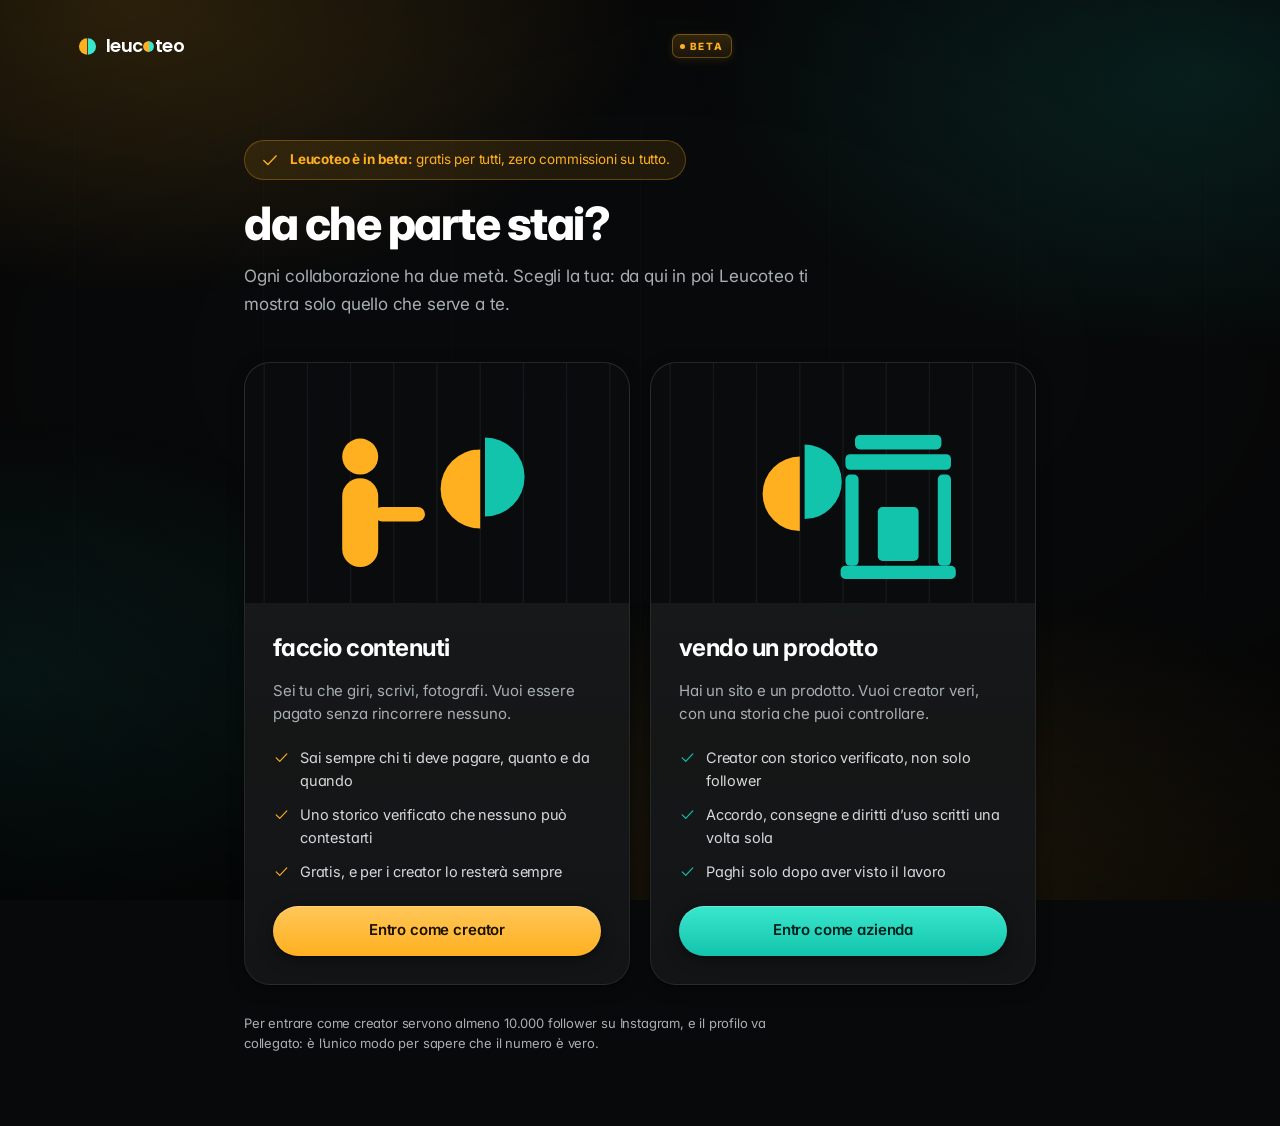
<file: entra.html>
<!doctype html>
<html lang="it">
<head>
<meta charset="utf-8">
<meta name="viewport" content="width=device-width,initial-scale=1,viewport-fit=cover">
<title>Leucoteo — entra</title>
<meta name="description" content="Scegli da che parte stai, e comincia. Leucoteo è in beta: gratis, zero commissioni.">
<link rel="preconnect" href="https://fonts.googleapis.com">
<link rel="preconnect" href="https://fonts.gstatic.com" crossorigin>
<link rel="stylesheet" href="https://fonts.googleapis.com/css2?family=Inter:wght@400;450;500;600;700;800&family=Poppins:wght@600&display=swap">
<link rel="stylesheet" href="assets/stile.css?v=20260902-1555">
<script>document.documentElement.classList.add('con-script');</script>
<style>
.filmato-reg{display:block;width:100%;max-width:560px;margin:0 auto 30px;
  border:1px solid var(--lin);background:var(--su-2)}
.fine-reg{max-width:620px}
.marchio-w{font-size:18px}

/* il fascio della beta: la prima cosa che si legge, e resta */
.fascia-beta{display:inline-flex;align-items:center;gap:10px;padding:9px 16px;
  border-radius:var(--r-p);background:rgba(var(--acc-rgb),.1);
  box-shadow:inset 0 0 0 1px rgba(var(--acc-rgb),.28);
  font-size:13.5px;color:var(--acc);margin-bottom:20px}
.fascia-beta b{color:var(--acc)}

/* il cancello: il numero letto da Instagram, grande abbastanza
   da essere il soggetto della schermata e non una nota */
.cancello{text-align:center;padding:34px 26px;border-radius:var(--r-3);
  background:var(--su-2);border:1px solid var(--bo);margin-top:26px}
.cancello .q{font-size:clamp(40px,7vw,58px);font-weight:800;letter-spacing:-.04em;
  line-height:1;font-variant-numeric:tabular-nums}
.cancello .q.ok{color:var(--acc)}
.cancello .q.no{color:var(--bra-hi)}
.cancello .k{color:var(--gri);font-size:13.5px;margin-top:12px}

/* le voci dello storico dichiarato */
.voce-storico{display:grid;grid-template-columns:1fr 130px 150px auto;gap:12px;align-items:end}
.voce-storico .togli{align-self:center;color:var(--gri-3);padding:10px;border-radius:var(--r-1)}
.voce-storico .togli:hover{color:var(--male);background:rgba(255,107,88,.09)}
.voce-storico + .voce-storico{margin-top:-6px}
@media (max-width:700px){
  .voce-storico{grid-template-columns:1fr;gap:12px;position:relative;
    padding-top:6px;border-top:1px solid var(--bo)}
  .voce-storico .togli{position:absolute;top:8px;right:0;justify-self:end}
}

.conta-car{font-size:12px;color:var(--gri-3);text-align:right;margin-top:6px}
</style>
<link rel="icon" href="data:image/svg+xml,%3Csvg xmlns='http://www.w3.org/2000/svg' viewBox='0 0 100 100'%3E%3Cpath d='M48 13 A43 43 0 0 0 48 99 Z' fill='%23FFB020'/%3E%3Cpath d='M52 1 A43 43 0 0 1 52 87 Z' fill='%233AE7CD'/%3E%3C/svg%3E">
</head>
<body>

<div class="colonne" aria-hidden="true"><span></span><span></span><span></span><span></span><span></span><span></span></div>

<div class="entra">
  <header class="entra-alto">
    <div class="wrap riga tra">
      <a class="riga" href="index.html" style="gap:9px;min-height:44px;padding:0 4px" aria-label="Leucoteo, torna al sito">
        <span class="mon on" id="marchio" style="width:19px"></span>
        <span class="marchio-w">leuc<span class="o" aria-hidden="true"></span>te<span aria-hidden="true">o</span></span>
      </a>
      <button type="button" class="beta" aria-label="Leucoteo è in versione beta">beta<span class="spiega" role="tooltip"><b>La versione beta è la prima versione di Leucoteo.</b> È <span class="gratis">gratuita</span> per creator e aziende, senza commissioni e senza carta di credito.</span></button>
      <div class="avanza" id="avanza" aria-label="Avanzamento della registrazione"></div>
    </div>
  </header>

  <main class="entra-corpo">
    <div class="wrap entra-foglio" id="foglio"></div>
  </main>
</div>

<div class="avviso" id="avviso" role="status" aria-live="polite"></div>

<script type="module">
import { MONETA_SVG, osserva, num } from './assets/moto.js?v=20260902-1555';
import { ICO, ILLO } from './assets/segni.js?v=20260902-1555';
import { LISTINO, FORMATI } from './assets/dati.js?v=20260902-1555';

document.getElementById('marchio').innerHTML = MONETA_SVG;

/* ============================================================
   LO STATO
   Un solo oggetto: ogni passo scrive qui e nessun passo
   ricalcola quello che ha scritto un altro.
   ============================================================ */
const S = {
  lato: null, passo: 0, bloccato: false,

  /* comune */
  email: '', password: '', termini: false,

  /* creator */
  ig: null,                 // { handle, follower, er } una volta collegato
  legale: { nome: '', cognome: '', nascita: '' },
  pubblico: { nome: '', maniglia: '', nicchia: '', bio: '' },
  categorie: [],
  prezzoDa: '',
  haStorico: null,          // true | false
  storico: [],              // voci dichiarate, non verificabili
  inCerca: true,

  /* azienda */
  impresa: { ragione: '', piva: '', nome: '' },
  sito: '', comeVerifica: 'dns',
  settore: '', prodotti: '',
  cerca: [], budget: '', posti: 2,
  referente: { nome: '', cognome: '' }
};

const el = id => document.getElementById(id);
const PASSI_TOT = 5;

function avviso(t) {
  const a = el('avviso'); a.textContent = t; a.classList.add('qui');
  clearTimeout(a._t); a._t = setTimeout(() => a.classList.remove('qui'), 2600);
}

/* --- l'avanzamento: sei tacche che si accendono --- */
function disegnaAvanzamento() {
  const a = el('avanza');
  if (S.passo === 0 || S.bloccato) { a.innerHTML = ''; document.body.dataset.lato = S.lato || 'creator'; return; }
  const finito = S.passo > PASSI_TOT;
  a.innerHTML =
    Array.from({ length: PASSI_TOT }, (_, i) => i + 1).map(n =>
      `<span class="tacca ${finito || n <= S.passo ? 'viva' : ''}"></span>`).join('') +
    `<span class="qta">${finito ? 'fatto' : `passo ${S.passo} di ${PASSI_TOT}`}</span>`;
  document.body.dataset.lato = S.lato || 'creator';
}

/* --- pezzi riusati --- */
const indietro = () => `<button class="btn p ghost rise" data-torna style="margin-bottom:24px">${ICO.indietro()} Indietro</button>`;

const campo = (id, etichetta, valore, o = {}) => `
  <div class="campo-g">
    <label class="etichetta" for="${id}">${etichetta}</label>
    ${o.lungo
      ? `<textarea class="campo" id="${id}" placeholder="${o.segna || ''}">${valore || ''}</textarea>`
      : `<input class="campo" id="${id}" type="${o.tipo || 'text'}" value="${valore || ''}"
           placeholder="${o.segna || ''}" ${o.auto ? `autocomplete="${o.auto}"` : ''}
           ${o.modo ? `inputmode="${o.modo}"` : ''}>`}
    ${o.aiuto ? `<span class="aiuto">${o.aiuto}</span>` : ''}
  </div>`;

const beta = () => `<span class="fascia-beta rise">${ICO.fatto()}
  <span><b>Leucoteo è in beta:</b> gratis per tutti, zero commissioni su tutto.</span></span>`;

/* ============================================================
   PASSO 0 · scegli la tua metà
   ============================================================ */
const SCELTA = () => `
  ${beta()}
  <h1 class="rise">da che parte stai?</h1>
  <p class="occhiello rise">Ogni collaborazione ha due metà. Scegli la tua:
    da qui in poi Leucoteo ti mostra solo quello che serve a te.</p>

  <div class="scelte">
    <button class="scelta rise" data-lato="creator" data-scegli="creator">
      ${ILLO.creator()}
      <div class="testo">
        <h2>faccio contenuti</h2>
        <p>Sei tu che giri, scrivi, fotografi. Vuoi essere pagato senza rincorrere nessuno.</p>
        <ul class="vantaggi">
          <li>${ICO.fatto()}<span>Sai sempre chi ti deve pagare, quanto e da quando</span></li>
          <li>${ICO.fatto()}<span>Uno storico verificato che nessuno può contestarti</span></li>
          <li>${ICO.fatto()}<span>Gratis, e per i creator lo resterà sempre</span></li>
        </ul>
      </div>
      <span class="btn prendi">Entro come creator</span>
    </button>

    <button class="scelta rise" data-lato="azienda" data-scegli="azienda">
      ${ILLO.azienda()}
      <div class="testo">
        <h2>vendo un prodotto</h2>
        <p>Hai un sito e un prodotto. Vuoi creator veri, con una storia che puoi controllare.</p>
        <ul class="vantaggi">
          <li>${ICO.fatto()}<span>Creator con storico verificato, non solo follower</span></li>
          <li>${ICO.fatto()}<span>Accordo, consegne e diritti d’uso scritti una volta sola</span></li>
          <li>${ICO.fatto()}<span>Paghi solo dopo aver visto il lavoro</span></li>
        </ul>
      </div>
      <span class="btn due prendi">Entro come azienda</span>
    </button>
  </div>

  <p class="gri xs rise" style="margin-top:28px;max-width:560px">
    Per entrare come creator servono almeno ${num(LISTINO.minFollower)} follower su Instagram,
    e il profilo va collegato: è l’unico modo per sapere che il numero è vero.</p>`;

/* ============================================================
   PASSO 1 · l'account — comune ai due lati
   ============================================================ */
const P1 = () => {
  const creator = S.lato === 'creator';
  return `
  ${indietro()}
  <h1 class="rise">crea l’account</h1>
  <p class="occhiello rise">${creator
    ? 'Serve a farti tornare dentro, e a riceverre le proposte. Nient’altro: non scriviamo a nessun altro e non vendiamo niente.'
    : 'Usa l’indirizzo del dominio aziendale: è uno dei tre modi con cui verifichiamo che l’azienda sia davvero tua.'}</p>

  <form class="modulo rise" id="modulo">
    <div class="campi">
      ${campo('fEmail', 'Email', S.email, { tipo: 'email', auto: 'email',
        segna: creator ? 'giulia.ferrante@gmail.com' : 'marta.bini@nutriva.it',
        aiuto: creator ? 'Ti mandiamo qui le proposte che ricevi. Nessuna pubblicità.'
                       : 'Un indirizzo @tuodominio vale come mezza verifica. Con gmail o simili chiederemo il DNS.' })}
      ${campo('fPass', 'Password', S.password, { tipo: 'password', auto: 'new-password',
        aiuto: 'Almeno 8 caratteri.' })}
    </div>
    <button class="btn ${creator ? '' : 'due'}" type="submit" style="align-self:flex-start;margin-top:22px">
      Avanti ${ICO.avanti()}</button>
  </form>

  <p class="gri xs rise" style="margin-top:20px;max-width:520px">
    Ti manderemo un link per confermare l’indirizzo. Finché non lo apri, il profilo resta
    invisibile agli altri.</p>`;
};

/* ============================================================
   CREATOR · PASSO 2 — il cancello
   Il collegamento a Instagram non è facoltativo: è la porta.
   Il requisito dei 10.000 non esiste se il numero si può
   scrivere a mano.
   ============================================================ */
const C2 = () => {
  const min = LISTINO.minFollower;
  if (!S.ig) return `
    ${indietro()}
    <h1 class="rise">collega Instagram</h1>
    <p class="occhiello rise">Si comincia da Instagram, ed è obbligatorio: leggiamo i tuoi numeri
      dalla fonte invece di crederti sulla parola. Gli altri canali arriveranno.</p>

    <div class="collega rise">
      <button class="canale" data-collega="ig">
        <span class="bollo spenta">${ICO.link()}</span>
        <span><span class="n">Instagram</span><span class="d">Leggiamo pubblico, copertura e interazione</span></span>
        <span class="esito"><span class="pil">collega</span></span>
      </button>
    </div>

    <div class="riservatezza rise" style="margin-top:24px">
      <span class="bollo" style="background:rgba(var(--bra-rgb),.12);color:var(--bra-hi)">${ICO.scudo()}</span>
      <span><b>Leggiamo solo le statistiche del profilo.</b> Non pubblichiamo niente, non scriviamo
        a nessuno, non tocchiamo i messaggi. Il collegamento si revoca quando vuoi.</span>
    </div>

    <p class="gri xs rise" style="margin-top:22px">Per entrare servono almeno
      ${num(min)} follower su Instagram.
      <button class="btn p ghost" data-collega="ig-piccolo"
        style="margin-left:8px;font-size:12px">simula un profilo sotto i ${num(min)}</button></p>`;

  const passa = S.ig.follower >= min;
  return `
    ${indietro()}
    <h1 class="rise">${passa ? 'ci siamo' : 'non ci siamo'}</h1>
    <p class="occhiello rise">Numeri letti da Instagram su <b>${S.ig.handle}</b>, adesso.</p>

    <div class="cancello rise">
      <div class="q ${passa ? 'ok' : 'no'}">${num(S.ig.follower)}</div>
      <div class="k">follower · servono almeno ${num(min)}</div>
    </div>

    ${passa ? `
      <div class="campi rise" style="margin-top:24px">
        <div class="scheda">
          <div class="tabulato">
            <div class="tab-r"><span class="k">Interazione</span><span class="g"></span><span class="n">${S.ig.er}%</span></div>
            <div class="tab-r"><span class="k">Copertura</span><span class="g"></span>
              <span class="n">letta da Instagram</span></div>
          </div>
        </div>
      </div>
      <div class="riga rise" style="margin-top:24px;gap:10px">
        <button class="btn" data-avanti>Avanti ${ICO.avanti()}</button>
      </div>`
    : `<div class="riga rise" style="margin-top:24px">
        <button class="btn" data-blocca>Continua</button>
      </div>`}`;
};

/* ============================================================
   CREATOR · la porta chiusa
   Se il requisito è un requisito, va detto in faccia e senza
   giri. Non è una schermata d'errore: è una risposta.
   ============================================================ */
const BLOCCO = () => `
  <div class="fine-reg rise" style="text-align:center">
    <span class="bollo" style="width:64px;height:64px;margin:0 auto 24px;
      background:rgba(var(--bra-rgb),.12);color:var(--bra-hi)">${ICO.scartato()}</span>
    <h1>non possiamo accettarti, per ora</h1>
    <p class="occhiello" style="margin:16px auto 0">
      Su Leucoteo entrano i creator con almeno <b>${num(LISTINO.minFollower)} follower su Instagram</b>.
      Il tuo profilo ne ha ${num(S.ig ? S.ig.follower : 0)}.</p>
    <p class="gri sm" style="margin:20px auto 0;max-width:520px">
      Non è un giudizio sul tuo lavoro. È che le aziende qui dentro cercano una dimensione
      minima, e farti entrare adesso vorrebbe dire farti aspettare proposte che non arriverebbero.
      Quando arrivi a ${num(LISTINO.minFollower)}, ricollega il profilo ed entri senza rifare niente.</p>
    <div class="riga" style="justify-content:center;margin-top:30px;gap:10px">
      <a class="btn ghost" href="index.html">Torna al sito</a>
    </div>
  </div>`;

/* ============================================================
   CREATOR · PASSO 3 — chi sei davvero
   ============================================================ */
const C3 = () => `
  ${indietro()}
  <h1 class="rise">chi sei davvero</h1>
  <p class="occhiello rise">Un accordo lo firma una persona, non un profilo. Tre campi, e sono
    gli ultimi che ti chiediamo di privato: non sono mai pubblici e li vede solo l’azienda con
    cui firmi, quando firmate.</p>

  <form class="modulo rise" id="modulo">
    <div class="campi due-col">
      ${campo('lNome', 'Nome', S.legale.nome, { auto: 'given-name', segna: 'Giulia' })}
      ${campo('lCognome', 'Cognome', S.legale.cognome, { auto: 'family-name', segna: 'Ferrante' })}
    </div>
    <div class="campi">
      ${campo('lNascita', 'Data di nascita', S.legale.nascita, { tipo: 'date',
        aiuto: 'Serve solo a verificare che tu sia maggiorenne: un minorenne non può firmare.' })}
    </div>
    <button class="btn" type="submit" style="align-self:flex-start;margin-top:22px">
      Avanti ${ICO.avanti()}</button>
  </form>

  <p class="gri xs rise" style="margin-top:20px;max-width:520px">
    Niente codice fiscale, niente residenza, niente documenti: Leucoteo non emette fatture e non
    calcola imposte al posto tuo, quindi quei dati non ci servono.</p>`;

/* ============================================================
   CREATOR · PASSO 4 — il profilo pubblico
   ============================================================ */
const CATEGORIE = ['nutrizione','fitness','ricette','running','benessere','beauty','moda','casa','tech','viaggi','food','famiglia'];

const C4 = () => `
  ${indietro()}
  <h1 class="rise">il tuo profilo</h1>
  <p class="occhiello rise">Questo lo vedono le aziende. È l’unica pagina su cui decidono
    se scriverti o no.</p>

  <form class="modulo rise" id="modulo">
    <div class="campi">
      ${campo('pNome', 'Nome pubblico', S.pubblico.nome || `${S.legale.nome} ${S.legale.cognome}`.trim(),
        { aiuto: 'Può essere diverso dal nome legale.' })}
    </div>

    <div class="campo-g" style="margin-top:20px">
      <label class="etichetta" for="pManiglia">Il tuo indirizzo pubblico</label>
      <div class="doppio">
        <span class="fisso">leucoteo.it/g/</span>
        <input class="campo" id="pManiglia" placeholder="giulia-fit" value="${S.pubblico.maniglia}">
      </div>
      <span class="aiuto">È il link che manderai alle aziende. Si può cambiare dopo.</span>
    </div>

    <div class="campi">
      ${campo('pNicchia', 'Di cosa parli', S.pubblico.nicchia,
        { segna: 'Nutrizione sportiva · fitness femminile' })}
      ${campo('pBio', 'Presentazione (facoltativa)', S.pubblico.bio, { lungo: true,
        segna: 'Due righe. Le aziende leggono questa e i numeri, non altro.',
        aiuto: 'Puoi scriverla dopo, dal profilo. Chi la scrive riceve più proposte.' })}
    </div>

    <div class="campo-g" style="margin-top:20px">
      <span class="etichetta">Categorie</span>
      <div class="riga" style="gap:8px;flex-wrap:wrap;margin-top:10px">
        ${CATEGORIE.map(c => `<button type="button" class="chip" data-cat="${c}"
          aria-pressed="${S.categorie.includes(c)}">${c}</button>`).join('')}
      </div>
      <span class="aiuto">Scegline da una a tre. È così che le aziende ti trovano — senza, non compari.</span>
    </div>

    <div class="campi due-col">
      ${campo('pPrezzo', 'A partire da (facoltativo)', S.prezzoDa, { modo: 'numeric', segna: '450',
        aiuto: 'In euro. Indicativo, non vincolante — ma un profilo con un prezzo riceve più proposte.' })}
    </div>

    <button class="btn" type="submit" style="align-self:flex-start;margin-top:22px">
      Avanti ${ICO.avanti()}</button>
  </form>`;

/* ============================================================
   CREATOR · PASSO 5 — lo storico che hai già
   Un profilo nuovo con lo storico vuoto non riceve proposte, e
   senza proposte non costruisce storico. Si rompe il punto morto
   lasciando dichiarare il pregresso — marcato per sempre come
   non verificato, che è precisamente ciò che rende prezioso
   quello verificato.
   ============================================================ */
const C6 = () => `
  ${indietro()}
  <h1 class="rise">hai già lavorato con dei marchi?</h1>
  <p class="occhiello rise">Se sì, scrivilo: un profilo con qualcosa dentro riceve molte più
    proposte di uno vuoto. Non chiediamo cifre e non chiediamo prove.</p>

  <div class="opzioni-riga rise" style="margin-top:26px">
    <button class="opz" data-storico="1" aria-pressed="${S.haStorico === true}">
      <span class="segno"></span><span><span class="t">Sì, ne aggiungo qualcuna</span>
      <span class="d">Compaiono sul profilo marcate <b>non verificate</b>, perché non siamo
        stati noi a vederle succedere.</span></span></button>
    <button class="opz" data-storico="0" aria-pressed="${S.haStorico === false}">
      <span class="segno"></span><span><span class="t">No, comincio adesso</span>
      <span class="d">Va benissimo. Lo storico verificato lo costruisci dalla prima
        collaborazione chiusa qui.</span></span></button>
  </div>

  ${S.haStorico ? `
  <div class="blocco rise" style="margin-top:22px">
    <h3>collaborazioni dichiarate</h3>
    <p class="sotto">Nome del marchio, quando, e cosa hai fatto. Se hai il link al contenuto, meglio.</p>
    <div class="campi" style="margin-top:20px">
      ${S.storico.map((v, i) => `
      <div class="voce-storico">
        ${campo('sA' + i, 'Marchio', v.azienda, { segna: 'FitBox Italia' })}
        ${campo('sQ' + i, 'Quando', v.quando, { segna: 'feb 2026' })}
        ${campo('sF' + i, 'Cosa hai fatto', v.formati, { segna: '2 reel' })}
        <button class="togli" type="button" data-togli="${i}" aria-label="Togli">${ICO.scartato()}</button>
      </div>`).join('')}
    </div>
    <button class="btn p ghost" type="button" data-aggiungi style="margin-top:18px">
      ${ICO.piu()} Aggiungi una collaborazione</button>

    <div class="riservatezza" style="margin-top:22px">
      <span class="bollo" style="background:rgba(var(--bra-rgb),.12);color:var(--bra-hi)">${ICO.scudo()}</span>
      <span><b>Restano non verificate per sempre.</b> Non diventano verificate col tempo e non
        contano nei tuoi numeri. Le aziende le vedono come quello che sono: la tua parola.
        Solo le collaborazioni chiuse dentro Leucoteo diventano storico verificato.</span>
    </div>
  </div>` : ''}

  ${S.haStorico !== null ? `
  <div class="blocco rise">
    <h3>ultima cosa</h3>
    <div class="opzioni-riga" style="margin-top:18px">
      <button class="opz" data-termini aria-pressed="${S.termini}">
        <span class="segno"></span><span><span class="t">Accetto termini e informativa privacy</span>
        <span class="d">Come funziona il servizio, cosa si vede del tuo storico e cosa no.
          <a href="termini.html" target="_blank" rel="noopener"
            style="color:var(--acc);text-decoration:underline">Leggi</a></span></span></button>
    </div>
    <div class="riga" style="margin-top:22px">
      <button class="btn" data-finisci ${S.termini ? '' : 'disabled'}>
        Entra in Leucoteo ${ICO.avanti()}</button>
    </div>
  </div>` : ''}`;

/* ============================================================
   AZIENDA · PASSO 2 — l'impresa
   Togliendo Shopify sparisce la vecchia fonte di verità. La
   nuova è l'azienda stessa: partita IVA, dominio, email.
   ============================================================ */
const A2 = () => `
  ${indietro()}
  <h1 class="rise">l’azienda</h1>
  <p class="occhiello rise">Sono i dati che finiscono sull’accordo, e sono anche quelli che dicono
    a un creator che dall’altra parte c’è qualcuno di reale. È il punto in cui la maggior parte
    delle truffe si ferma da sola.</p>

  <form class="modulo rise" id="modulo">
    <div class="campi">
      ${campo('iRagione', 'Ragione sociale', S.impresa.ragione, { auto: 'organization',
        segna: 'Nutriva S.r.l.', aiuto: 'Il nome completo, come sulla visura.' })}
    </div>
    <div class="campi due-col">
      ${campo('iPiva', 'Partita IVA', S.impresa.piva, { segna: 'IT03847210376',
        aiuto: 'La controlliamo sul VIES: da lì leggiamo anche la sede, così non te la chiediamo.' })}
      ${campo('iNome', 'Nome commerciale', S.impresa.nome, { segna: 'Nutriva',
        aiuto: 'Come ti conoscono i clienti. È questo che vedono i creator.' })}
    </div>
    <button class="btn due" type="submit" style="align-self:flex-start;margin-top:22px">
      Avanti ${ICO.avanti()}</button>
  </form>`;

/* ============================================================
   AZIENDA · PASSO 3 — il sito, qualunque piattaforma
   ============================================================ */
const A3 = () => `
  ${indietro()}
  <h1 class="rise">il tuo sito</h1>
  <p class="occhiello rise">Qualunque piattaforma: Shopify, WooCommerce, Prestashop, Magento,
    o un sito fatto a mano. A Leucoteo non serve entrarci dentro — serve solo sapere che è tuo.</p>

  <form class="modulo rise" id="modulo">
    <div class="campo-g">
      <label class="etichetta" for="aSito">Indirizzo del sito</label>
      <div class="doppio">
        <span class="fisso">https://</span>
        <input class="campo" id="aSito" placeholder="nutriva.it" value="${S.sito}">
      </div>
      <span class="aiuto">Il dominio, non la pagina di un prodotto.</span>
    </div>

    <div class="campo-g" style="margin-top:24px">
      <span class="etichetta">Come vuoi dimostrare che è tuo</span>
      <div class="opzioni-riga" style="margin-top:12px">
        <button class="opz" type="button" data-verifica="dns" aria-pressed="${S.comeVerifica === 'dns'}">
          <span class="segno"></span><span><span class="t">Un record DNS</span>
          <span class="d">Ti diamo una stringa da aggiungere ai DNS del dominio. Il modo più solido.</span></span></button>
        <button class="opz" type="button" data-verifica="meta" aria-pressed="${S.comeVerifica === 'meta'}">
          <span class="segno"></span><span><span class="t">Un meta tag nella home</span>
          <span class="d">Si incolla una riga nell’intestazione del sito. Funziona su ogni piattaforma.</span></span></button>
        <button class="opz" type="button" data-verifica="email" aria-pressed="${S.comeVerifica === 'email'}">
          <span class="segno"></span><span><span class="t">L’email del dominio</span>
          <span class="d">Ti scriviamo a un indirizzo @${S.sito || 'tuodominio'} e tu apri il link.</span></span></button>
      </div>
    </div>

    <div class="riservatezza" style="margin-top:24px">
      <span class="bollo" style="background:rgba(var(--bra-rgb),.12);color:var(--bra-hi)">${ICO.scudo()}</span>
      <span><b>Non chiediamo nessun accesso al tuo negozio.</b> Non leggiamo ordini, non vediamo
        clienti, non installiamo niente. L’unica cosa che Leucoteo misura sono i clic sui link
        che creerai tu per i creator — e li conta il nostro redirect, non il tuo sito.</span>
    </div>

    <div class="riga" style="gap:10px;margin-top:24px">
      <button class="btn due" type="submit">Avanti ${ICO.avanti()}</button>
      <button class="btn ghost p" type="button" data-avanti>Verifico dopo</button>
    </div>
  </form>

  <p class="gri xs rise" style="margin-top:16px">Senza verifica il profilo funziona, ma resta
    senza spunta — e i creator vedono che manca.</p>`;

/* ============================================================
   AZIENDA · PASSO 4 — cosa vendi e cosa cerchi
   Erano due schermate: le domande sono poche e vicine di senso,
   e una schermata in meno è un'azienda in più che arriva in fondo.
   Il numero di posti e la scadenza non sono decorazione: sono
   ciò che tiene vera la bacheca e riporta dentro i creator.
   ============================================================ */
const A4 = () => `
  ${indietro()}
  <h1 class="rise">cosa vendi, cosa cerchi</h1>
  <p class="occhiello rise">Quello che scrivi qui diventa il tuo annuncio: è quello che un
    creator legge prima di decidere se proporsi.</p>

  <form class="modulo rise" id="modulo">
    <div class="campi">
      ${campo('aSettore', 'Settore', S.settore, { segna: 'Integratori e nutrizione sportiva' })}
      ${campo('aProdotti', 'I prodotti', S.prodotti, { lungo: true,
        segna: 'proteine, barrette, pre-workout',
        aiuto: 'In poche parole, come li direbbe un cliente.' })}
    </div>

    <div class="campo-g" style="margin-top:24px">
      <span class="etichetta">Formati che ti interessano</span>
      <div class="riga" style="gap:8px;flex-wrap:wrap;margin-top:10px">
        ${FORMATI.map(f => `<button type="button" class="chip" data-formato="${f.k}"
          aria-pressed="${S.cerca.includes(f.k)}">${f.t}</button>`).join('')}
      </div>
    </div>

    <div class="campi due-col">
      ${campo('aBudget', 'Budget per collaborazione', S.budget, { segna: '300-800 €',
        aiuto: 'Una forbice onesta. È il primo filtro che usa un creator, e scriverla larga fa perdere tempo a tutti.' })}
      ${campo('aPosti', 'Quanti creator cerchi', S.posti, { modo: 'numeric', segna: '3',
        aiuto: 'Quando i posti finiscono, l’annuncio si chiude da solo.' })}
    </div>

    <div class="nota due" style="margin-top:24px">
      <b>L’annuncio scade dopo 30 giorni.</b> Ti chiediamo di confermarlo, e se non rispondi
      sparisce. È scomodo, ed è voluto: una bacheca piena di annunci morti smette di valere
      qualcosa per tutti — anche per te.
    </div>

    <button class="btn due" type="submit" style="align-self:flex-start;margin-top:24px">
      Avanti ${ICO.avanti()}</button>
  </form>`;

/* ============================================================
   AZIENDA · PASSO 5 — chi firma
   ============================================================ */
const A5 = () => `
  ${indietro()}
  <h1 class="rise">chi firma</h1>
  <p class="occhiello rise">La persona che accetta le proposte e firma gli accordi per l’azienda.
    Compare sull’accordo, non nelle ricerche.</p>

  <form class="modulo rise" id="modulo">
    <div class="campi due-col">
      ${campo('rNome', 'Nome', S.referente.nome, { auto: 'given-name', segna: 'Marta' })}
      ${campo('rCognome', 'Cognome', S.referente.cognome, { auto: 'family-name', segna: 'Bini' })}
    </div>

    <div class="opzioni-riga" style="margin-top:26px">
      <button class="opz" type="button" data-termini aria-pressed="${S.termini}">
        <span class="segno"></span><span><span class="t">Accetto termini e informativa privacy</span>
        <span class="d">Come funziona il servizio, e cosa si vede dei creator con cui lavori.
          <a href="termini.html" target="_blank" rel="noopener"
            style="color:var(--acc);text-decoration:underline">Leggi</a></span></span></button>
    </div>

    <div class="riga" style="margin-top:24px">
      <button class="btn due" data-finisci ${S.termini ? '' : 'disabled'} type="button">
        Entra in Leucoteo ${ICO.avanti()}</button>
    </div>
  </form>`;

/* ============================================================
   FATTO
   ============================================================ */
const FATTO = () => `
  <div class="fine-reg rise">
    <video class="filmato-reg" src="assets/video/come-funziona.mp4"
           poster="assets/video/come-funziona-poster.png" autoplay muted loop playsinline
           aria-label="Animazione: si firma, si consegna, si paga, si conferma"></video>
    <h1>ci sei</h1>
    <p class="occhiello" style="margin:14px auto 0">${S.lato === 'creator'
      ? 'Sei in cerca di collaborazioni: le aziende ti vedono in cima ai risultati. Il primo passo che conta è proporti tu — chi si propone chiude tre volte più collaborazioni di chi aspetta.'
      : 'Il tuo annuncio è online e i creator lo vedono. Apri «Creator» e proponi la prima collaborazione: le proposte che partono dall’azienda hanno la risposta più alta.'}</p>
    <div class="riga" style="justify-content:center;margin-top:30px;gap:10px">
      <a class="btn ${S.lato === 'azienda' ? 'due' : ''}" href="app.html?lato=${S.lato}">Apri Leucoteo</a>
      ${S.lato === 'creator' ? '<a class="btn ghost" href="mediakit.html">Guarda il tuo profilo pubblico</a>' : ''}
    </div>
  </div>`;

/* ============================================================
   DISEGNO
   ============================================================ */
const VISTE = {
  creator: { 1: P1, 2: C2, 3: C3, 4: C4, 5: C6, 6: FATTO },
  azienda: { 1: P1, 2: A2, 3: A3, 4: A4, 5: A5, 6: FATTO }
};

function disegna() {
  disegnaAvanzamento();
  const html = S.bloccato ? BLOCCO()
    : S.passo === 0 ? SCELTA()
    : VISTE[S.lato][S.passo]();
  el('foglio').innerHTML = html;
  scrollTo({ top: 0, behavior: 'instant' });
  osserva(el('foglio'));

  const m = el('modulo');
  if (m) m.addEventListener('submit', invia);
}

/* --- ogni passo raccoglie i suoi campi e basta --- */
function invia(e) {
  e.preventDefault();
  const v = id => (el(id)?.value || '').trim();

  if (S.passo === 1) {
    S.email = v('fEmail'); S.password = v('fPass');
    if (!S.email || !S.email.includes('@')) return avviso('Serve un indirizzo email valido');
    if (S.password.length < 8) return avviso('La password deve avere almeno 8 caratteri');
  }

  if (S.lato === 'creator') {
    if (S.passo === 3) {
      S.legale = { nome: v('lNome'), cognome: v('lCognome'), nascita: v('lNascita') };
      if (!S.legale.nome || !S.legale.cognome) return avviso('Servono nome e cognome reali');
      if (!S.legale.nascita) return avviso('Serve la data di nascita');
      if (!maggiorenne(S.legale.nascita)) return avviso('Devi essere maggiorenne per firmare un accordo');
    }
    if (S.passo === 4) {
      S.pubblico = { nome: v('pNome'), maniglia: v('pManiglia'), nicchia: v('pNicchia'),
                     bio: v('pBio') };
      S.prezzoDa = v('pPrezzo');
      if (!S.pubblico.nome) return avviso('Serve un nome pubblico');
      if (!S.pubblico.maniglia) return avviso('Serve il tuo indirizzo pubblico');
      if (!S.categorie.length) return avviso('Scegli almeno una categoria, o non ti troverà nessuno');
    }
  } else {
    if (S.passo === 2) {
      S.impresa = { ragione: v('iRagione'), piva: v('iPiva'), nome: v('iNome') };
      if (!S.impresa.ragione) return avviso('Serve la ragione sociale');
      if (!S.impresa.piva) return avviso('Serve la partita IVA: è quello che ti rende verificabile');
      if (!S.impresa.nome) S.impresa.nome = S.impresa.ragione;
    }
    if (S.passo === 3) {
      S.sito = v('aSito');
      if (!S.sito) return avviso('Serve l’indirizzo del sito');
    }
    if (S.passo === 4) {
      S.settore = v('aSettore'); S.prodotti = v('aProdotti');
      S.budget = v('aBudget'); S.posti = v('aPosti') || 1;
      if (!S.settore) return avviso('Serve il settore');
      if (!S.cerca.length) return avviso('Scegli almeno un formato');
      if (!S.budget) return avviso('Serve una forbice di budget');
    }
  }

  S.passo++; disegna();
}

function maggiorenne(iso) {
  if (!iso) return false;
  const n = new Date(iso), o = new Date();
  let a = o.getFullYear() - n.getFullYear();
  const m = o.getMonth() - n.getMonth();
  if (m < 0 || (m === 0 && o.getDate() < n.getDate())) a--;
  return a >= 18;
}

/* --- le voci dello storico dichiarato si leggono prima di
   ridisegnare, altrimenti sparisce quello che si è scritto --- */
function leggiStorico() {
  S.storico = S.storico.map((_, i) => ({
    azienda: el('sA' + i)?.value.trim() || '',
    quando:  el('sQ' + i)?.value.trim() || '',
    formati: el('sF' + i)?.value.trim() || ''
  }));
}

document.addEventListener('click', (e) => {
  const b = e.target.closest('[data-scegli],[data-torna],[data-collega],[data-avanti],[data-blocca],'
    + '[data-storico],[data-aggiungi],[data-togli],[data-termini],[data-finisci],'
    + '[data-cat],[data-formato],[data-verifica]');
  if (!b) return;

  /* --- scelta del lato --- */
  if (b.dataset.scegli) { S.lato = b.dataset.scegli; S.passo = 1; return disegna(); }

  if (b.dataset.torna !== undefined) {
    if (S.passo <= 1) { S.passo = 0; S.lato = null; }
    else S.passo--;
    return disegna();
  }

  /* --- il cancello --- */
  if (b.dataset.collega) {
    const k = b.dataset.collega;
    if (k === 'ig') S.ig = { handle: '@giulia.fit', follower: 38400, er: 4.8 };
    if (k === 'ig-piccolo') S.ig = { handle: '@giulia.fit', follower: 4120, er: 6.9 };
    avviso('Instagram collegato');
    return disegna();
  }
  if (b.dataset.blocca !== undefined) { S.bloccato = true; return disegna(); }
  if (b.dataset.avanti !== undefined) { S.passo++; return disegna(); }

  /* --- scelte a pulsante --- */
  if (b.dataset.verifica) { S.comeVerifica = b.dataset.verifica; return disegna(); }
  if (b.dataset.termini !== undefined) { S.termini = !S.termini; return disegna(); }

  if (b.dataset.cat) {
    const c = b.dataset.cat;
    if (S.categorie.includes(c)) S.categorie = S.categorie.filter(x => x !== c);
    else if (S.categorie.length >= 3) return avviso('Massimo tre categorie');
    else S.categorie.push(c);
    b.setAttribute('aria-pressed', S.categorie.includes(c));
    return;
  }
  if (b.dataset.formato) {
    const f = b.dataset.formato;
    S.cerca = S.cerca.includes(f) ? S.cerca.filter(x => x !== f) : S.cerca.concat(f);
    b.setAttribute('aria-pressed', S.cerca.includes(f));
    return;
  }

  /* --- lo storico dichiarato --- */
  if (b.dataset.storico !== undefined) {
    S.haStorico = b.dataset.storico === '1';
    if (S.haStorico && !S.storico.length) S.storico = [{ azienda: '', quando: '', formati: '' }];
    return disegna();
  }
  if (b.dataset.aggiungi !== undefined) {
    leggiStorico(); S.storico.push({ azienda: '', quando: '', formati: '' }); return disegna();
  }
  if (b.dataset.togli !== undefined) {
    leggiStorico(); S.storico.splice(+b.dataset.togli, 1); return disegna();
  }

  /* --- fine --- */
  if (b.dataset.finisci !== undefined) {
    if (!S.termini) return avviso('Devi accettare i termini per entrare');
    if (S.lato === 'creator' && S.haStorico) leggiStorico();
    if (S.lato === 'azienda') {
      S.referente = { nome: el('rNome')?.value.trim() || '', cognome: el('rCognome')?.value.trim() || '' };
    }
    S.passo = 6; return disegna();
  }
});

disegna();
</script>
</body>
</html>
</file>
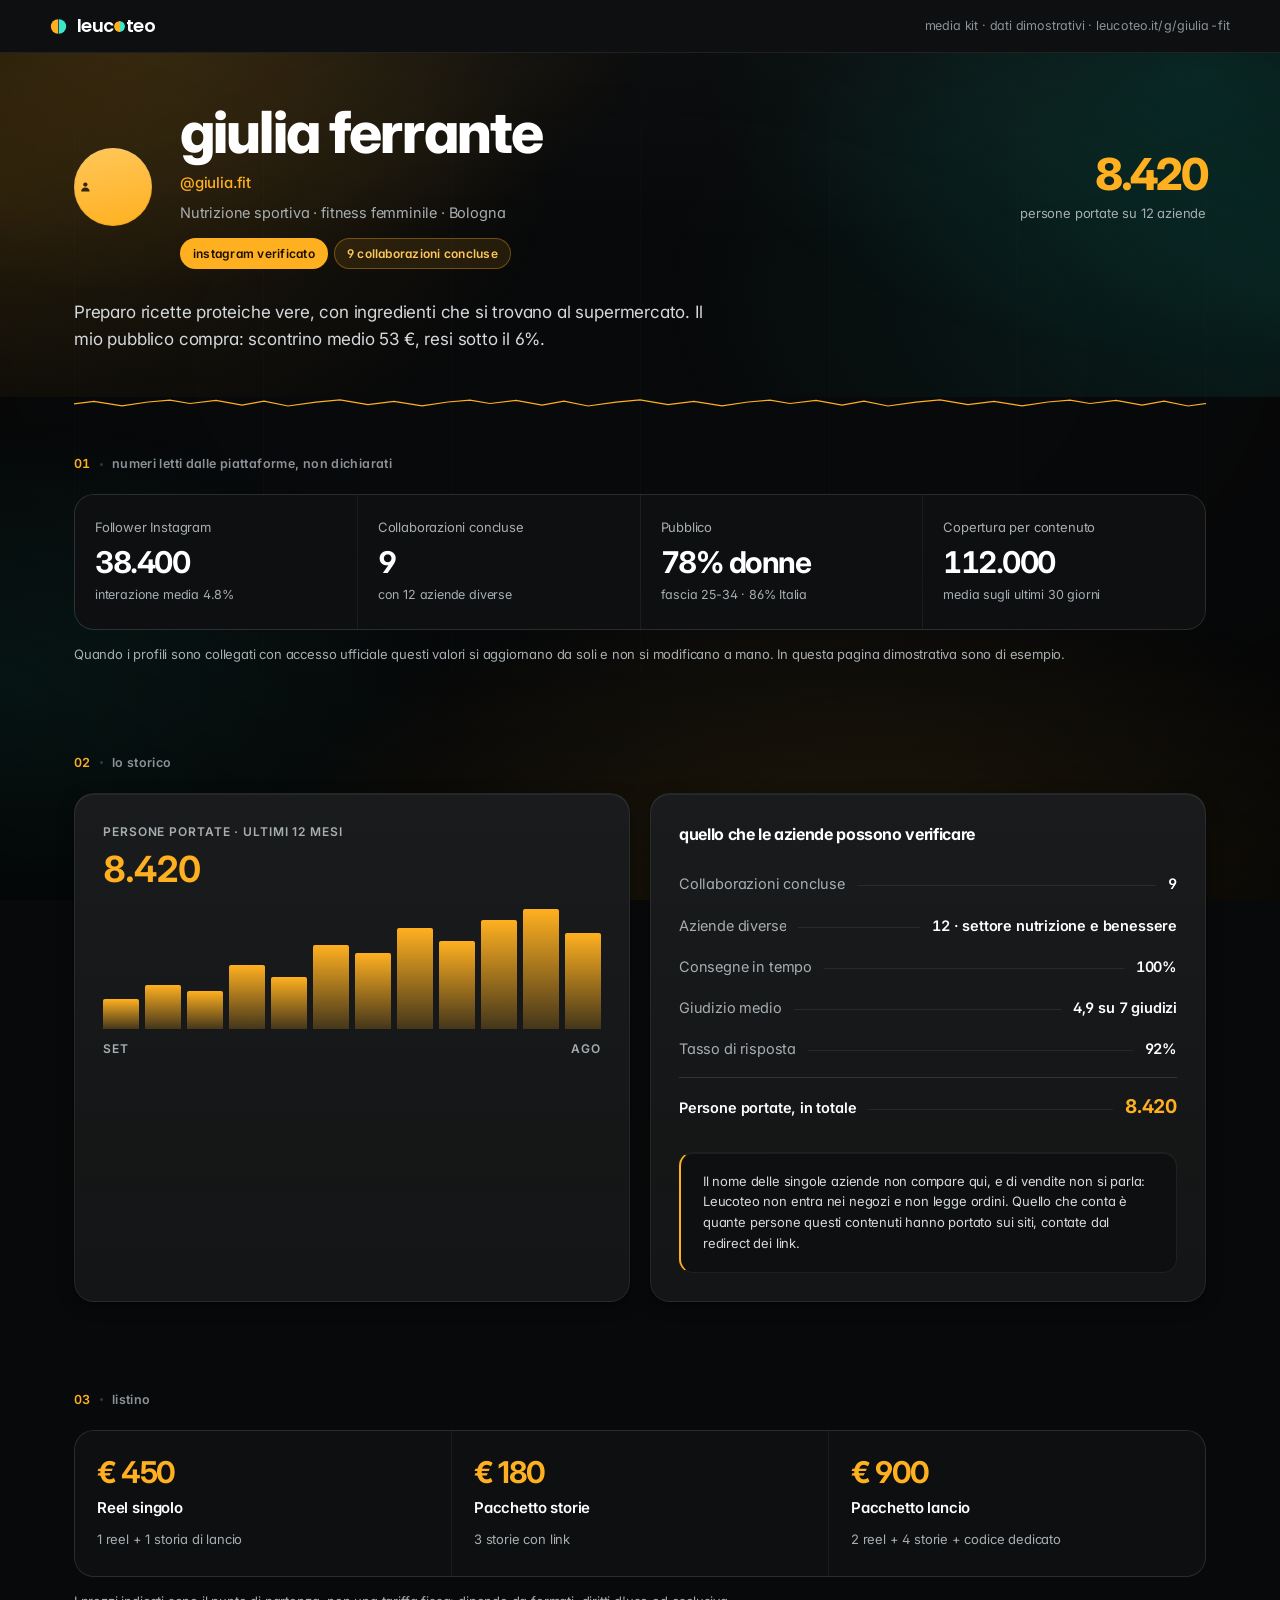
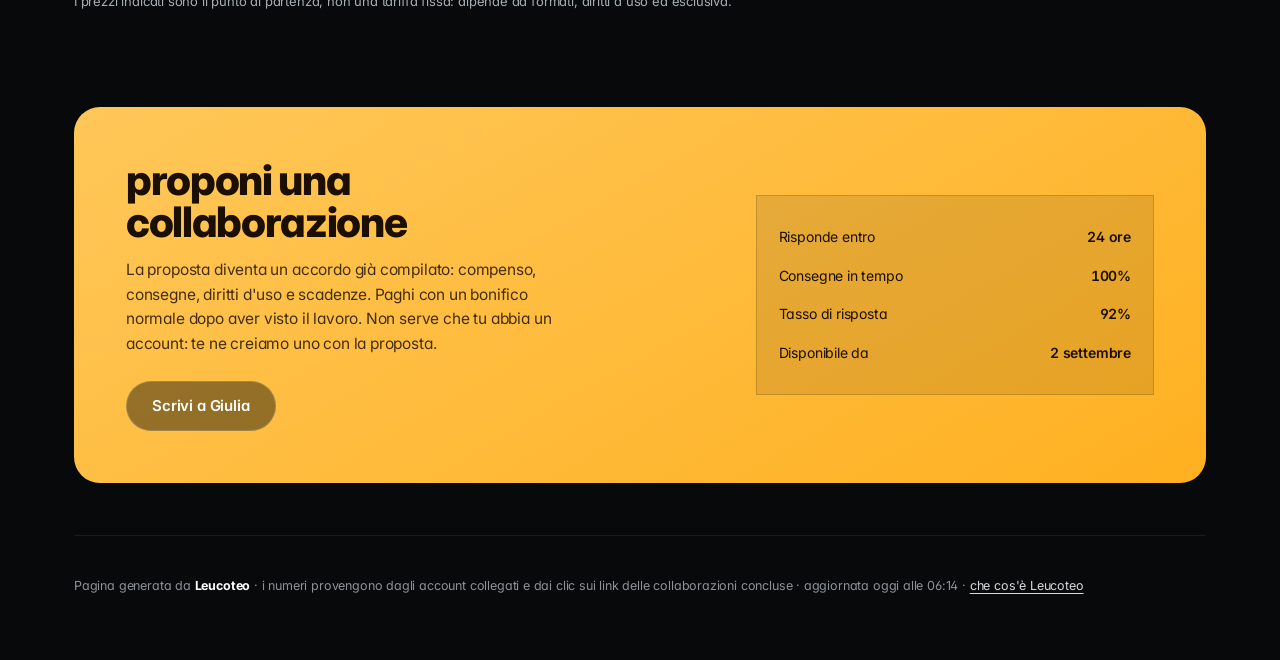
<file: mediakit.html>
<!doctype html>
<html lang="it">
<head>
<meta charset="utf-8">
<meta name="viewport" content="width=device-width,initial-scale=1">
<title>Giulia Ferrante · media kit — Leucoteo</title>
<meta name="description" content="Media kit verificato di Giulia Ferrante (@giulia.fit): metriche lette dalle piattaforme, 8.420 persone portate sui siti di 12 aziende, listino e disponibilità.">
<meta property="og:title" content="Giulia Ferrante · media kit verificato">
<meta property="og:description" content="8.420 persone portate sui siti di 12 aziende. Numeri letti dalle piattaforme, non dichiarati.">
<link rel="preconnect" href="https://fonts.googleapis.com">
<link rel="preconnect" href="https://fonts.gstatic.com" crossorigin>
<link rel="stylesheet" href="https://fonts.googleapis.com/css2?family=Inter:wght@400;450;500;600;700;800&family=Poppins:wght@600&display=swap">
<link rel="stylesheet" href="assets/stile.css?v=20260902-1555">
<script>document.documentElement.classList.add('con-script');</script>
<link rel="icon" href="data:image/svg+xml,%3Csvg xmlns='http://www.w3.org/2000/svg' viewBox='0 0 100 100'%3E%3Cpath d='M48 13 A43 43 0 0 0 48 99 Z' fill='%23FFB020'/%3E%3Cpath d='M52 1 A43 43 0 0 1 52 87 Z' fill='%233AE7CD'/%3E%3C/svg%3E">
<style>
.barra-alta{border-bottom:1px solid var(--lin);background:var(--su-1)}
.barra-alta .in{display:flex;align-items:center;gap:10px;padding:11px 0;min-height:52px}
.barra-alta .mon{width:17px}
.barra-alta .w{display:none}
.barra-alta .d{margin-left:auto;color:var(--gri-3);font-size:12.5px}
.barra-alta .d .mono{font-size:12.5px}

.testa{padding:52px 0 44px;position:relative;overflow:hidden}
.testa .g{display:grid;grid-template-columns:auto 1fr auto;gap:28px;align-items:center;position:relative;z-index:1}
.testa h1{font-weight:800;font-size:clamp(32px,5.4vw,58px);
  letter-spacing:var(--tr-xl);text-transform:lowercase;line-height:.96}
.testa .h{color:var(--cre);font-size:15px;font-weight:500;margin-top:10px}
.testa .n{color:var(--gri);font-size:14.5px;margin-top:6px}
.testa .conta{text-align:right}
.testa .conta .q{font-weight:800;font-size:44px;letter-spacing:-.06em;
  color:var(--cre);line-height:1;font-variant-numeric:tabular-nums}
.testa .conta .k{font-size:13px;color:var(--gri);margin-top:8px;line-height:1.4}

.bio{color:var(--gri-2);font-size:17px;max-width:58ch;margin-top:30px;position:relative;z-index:1}

.sez{padding:44px 0;position:relative;z-index:1}
.sez > .marg{margin-bottom:20px}
.quattro{display:grid;grid-template-columns:repeat(4,1fr);gap:1px;background:var(--bo);
  border:1px solid var(--bo);border-radius:var(--r-3);overflow:hidden}
.q-c{background:var(--su-1);padding:24px 20px}
.q-c .k{font-size:13px;color:var(--gri);line-height:1.35}
.q-c .v{font-weight:700;font-size:clamp(22px,2.6vw,30px);
  letter-spacing:-.05em;margin-top:10px;line-height:1;font-variant-numeric:tabular-nums}
.q-c .d{color:var(--gri);font-size:12.5px;margin-top:8px}

.griglia-2{display:grid;grid-template-columns:1fr 1fr;gap:20px}
.isto{display:flex;align-items:flex-end;gap:6px;height:120px;margin-top:22px}
.isto i{flex:1;background:linear-gradient(180deg,var(--cre),rgba(var(--cre-rgb),.2));border-radius:2px 2px 0 0;min-height:3px}

.list{display:grid;grid-template-columns:repeat(3,1fr);gap:1px;background:var(--bo);
  border:1px solid var(--bo);border-radius:var(--r-3);overflow:hidden}
.l-c{background:var(--su-1);padding:26px 22px;display:flex;flex-direction:column;gap:9px}
.l-c .p{font-weight:700;font-size:30px;letter-spacing:-.05em;color:var(--cre);line-height:1}
.l-c .t{font-weight:600;font-size:15px}
.l-c .d{color:var(--gri);font-size:13px}

.richiesta{background:linear-gradient(150deg,var(--cre-hi),var(--cre));color:var(--su-cre);border-radius:var(--r-4);padding:clamp(30px,5vw,52px);margin-top:52px;
  display:grid;grid-template-columns:1.2fr .8fr;gap:32px;align-items:center;position:relative;z-index:1}
.richiesta h2{font-weight:800;font-size:clamp(26px,3.6vw,42px);
  letter-spacing:var(--tr-xl);text-transform:lowercase;line-height:.98}
.richiesta p{margin-top:16px;font-size:15.5px;opacity:.82;max-width:44ch}
.richiesta .box{background:rgba(10,11,12,.1);padding:22px;border:1px solid rgba(10,11,12,.16)}
.richiesta .box .r{display:flex;justify-content:space-between;gap:12px;padding:8px 0;font-size:14px}
.richiesta .box .r b{font-weight:600;font-variant-numeric:tabular-nums}

.piede{padding:40px 0 64px;border-top:1px solid var(--lin);margin-top:52px;
  color:var(--gri-3);font-size:12.5px;position:relative;z-index:1}
.piede a{color:var(--gri-2);text-decoration:underline;text-underline-offset:3px}

@media (max-width:900px){
  .testa .g{grid-template-columns:1fr;gap:20px}
  .testa .conta{text-align:left}
  .griglia-2,.richiesta{grid-template-columns:1fr}
  .colonne{grid-template-columns:repeat(3,1fr)}
}

.marchio-w{font-size:18px}

/* --- mobile: l'intestazione non è più una griglia a tre colonne --- */
@media (max-width:1000px){
  .testa .g{grid-template-columns:auto 1fr;align-items:center}
  .testa .conta{grid-column:1 / -1;text-align:left;
    display:flex;align-items:baseline;gap:12px;margin-top:20px;
    padding-top:20px;border-top:1px solid var(--bo)}
  .testa .conta .q{font-size:36px;flex:none}
  .testa .conta .k{margin-top:0}
  .testa .conta .k br{display:none}
  .quattro{grid-template-columns:1fr 1fr}
  .list{grid-template-columns:1fr}
}
@media (max-width:760px){
  .barra-alta .in{padding:10px 0;min-height:48px;gap:8px}
  .barra-alta .d{margin-left:auto;font-size:11.5px;text-align:right;max-width:52%;line-height:1.35}
  .barra-alta .d .mono{display:block}

  .testa{padding:30px 0 26px}
  .testa .g{grid-template-columns:auto 1fr;gap:16px;align-items:center}
  .testa .g > .ava,.testa .g > .ritratto{grid-row:1}
  .testa h1{font-size:31px}
  .testa .g{grid-template-columns:1fr;gap:14px;align-items:start}
  .testa .ava.g{width:62px;height:62px}
  .testa .ava.g{width:64px;height:64px}
  .testa .conta .q{font-size:32px}
  .bio{font-size:16px;margin-top:22px}

  .sez{padding:32px 0}
  .q-c{padding:18px 16px}
  .q-c .v{font-size:24px}
  .griglia-2{grid-template-columns:1fr;gap:14px}
  .l-c{padding:20px}
  /* l'istogramma e la riga sotto non devono spingere la scheda:
     su schermi stretti le barre si stringono invece di sfondare */
  .scheda{min-width:0;overflow:hidden}
  .isto{height:96px;gap:3px;min-width:0}
  .isto i{min-width:2px}
  .tab-r{gap:10px}

  /* la richiesta si impila e il bottone in pagina sparisce:
     resta quello fisso nel pollice */
  .richiesta{grid-template-columns:1fr;gap:22px;padding:26px 22px;margin-top:36px;
    border-radius:var(--r-3)}
  .richiesta #btnProponi{display:none}
  .piede{padding:32px 0 calc(120px + var(--safe-b));margin-top:36px}
}
@media (min-width:761px){ .azione-pollice{display:none} }
</style>
</head>
<body data-lato="creator">

<div class="colonne" aria-hidden="true"><span></span><span></span><span></span><span></span><span></span><span></span></div>

<div class="barra-alta">
  <div class="wrap in">
    <span class="mon on" id="mMon"></span><span class="marchio-w">leuc<span class="o" aria-hidden="true"></span>te<span aria-hidden="true">o</span></span>
    <span class="d">media kit · dati dimostrativi · <span class="mono">leucoteo.it/g/giulia-fit</span></span>
  </div>
</div>

<header class="testa">
  <div class="alone" aria-hidden="true"></div>
  <div class="wrap g" id="testa"></div>
  <div class="wrap"><p class="bio" id="bio"></p></div>
</header>

<div class="wrap"><div class="frattura viva" aria-hidden="true"></div></div>

<section class="sez">
  <div class="wrap">
    <div class="marg"><b>01</b><i></i><span>numeri letti dalle piattaforme, non dichiarati</span></div>
    <div class="quattro" id="numeri"></div>
    <p class="gri xs" style="margin-top:14px">Quando i profili sono collegati con accesso ufficiale questi valori si aggiornano
      da soli e non si modificano a mano. In questa pagina dimostrativa sono di esempio.</p>
  </div>
</section>

<section class="sez">
  <div class="wrap">
    <div class="marg"><b>02</b><i></i><span>lo storico</span></div>
    <div class="griglia-2">
      <div class="scheda ">
        <div class="riga tra">
          <div><div class="uc gri">persone portate · ultimi 12 mesi</div>
            <div class="cifra ambra" style="font-size:36px;margin-top:10px" id="gmv"></div></div>
        </div>
        <div class="isto" id="isto"></div>
        <div class="riga tra uc gri" style="margin-top:10px"><span>set</span><span>ago</span></div>
      </div>
      <div class="scheda ">
        <h3 style="font-weight:700;font-size:16px;letter-spacing:var(--tr-l);text-transform:lowercase">quello che le aziende possono verificare</h3>
        <div class="tabulato" id="tab" style="margin-top:16px"></div>
        <div class="nota" style="margin-top:20px;font-size:13px">
          Il nome delle singole aziende non compare qui, e di vendite non si parla:
          Leucoteo non entra nei negozi e non legge ordini. Quello che conta è quante
          persone questi contenuti hanno portato sui siti, contate dal redirect dei link.
        </div>
      </div>
    </div>
  </div>
</section>

<section class="sez">
  <div class="wrap">
    <div class="marg"><b>03</b><i></i><span>listino</span></div>
    <div class="list" id="listino"></div>
    <p class="gri xs" style="margin-top:14px">I prezzi indicati sono il punto di partenza,
      non una tariffa fissa: dipende da formati, diritti d'uso ed esclusiva.</p>
  </div>
</section>

<div class="wrap">
  <section class="richiesta ">
    <div>
      <h2>proponi una<br>collaborazione</h2>
      <p>La proposta diventa un accordo gia&#768; compilato: compenso, consegne, diritti d'uso e
        scadenze. Paghi con un bonifico normale dopo aver visto il lavoro. Non serve che tu abbia
        un account: te ne creiamo uno con la proposta.</p>
      <button class="btn nero" style="margin-top:24px" id="btnProponi">Scrivi a Giulia</button>
    </div>
    <div class="box">
      <div class="r"><span>Risponde entro</span><b>24 ore</b></div>
      <div class="r"><span>Consegne in tempo</span><b>100%</b></div>
      <div class="r"><span>Tasso di risposta</span><b>92%</b></div>
      <div class="r"><span>Disponibile da</span><b>2 settembre</b></div>
    </div>
  </section>
</div>

<div class="wrap">
  <footer class="piede">
    Pagina generata da <b style="color:var(--bia)">Leucoteo</b> · i numeri provengono dagli account collegati
    e dai clic sui link delle collaborazioni concluse · aggiornata oggi alle 06:14 ·
    <a href="index.html">che cos'è Leucoteo</a>
  </footer>
</div>

<div class="azione-pollice">
  <button class="btn tap" data-vai-proponi>Scrivi a Giulia</button>
</div>

<script type="module">
import { MONETA_SVG, eur, num, osserva } from './assets/moto.js?v=20260902-1555';
import { CREATOR, STORICO } from './assets/dati.js?v=20260902-1555';

document.getElementById('mMon').innerHTML = MONETA_SVG;
const c = CREATOR, s = STORICO;

document.getElementById('testa').innerHTML = `
  <span class="ava g cre"><svg class="sag" viewBox="0 0 24 24" fill="currentColor" aria-hidden="true">
    <circle cx="12" cy="8.1" r="4.05"/>
    <path d="M12 13.6c-4.3 0-7.7 2.9-8 6.6-.03.4.3.8.7.8h14.6c.4 0 .73-.4.7-.8-.3-3.7-3.7-6.6-8-6.6Z"/></svg></span>
  <div>
    <h1>${c.nome.toLowerCase()}</h1>
    <div class="h">${c.handle}</div>
    <div class="n">${c.nicchia} · ${c.citta}</div>
    <div class="riga" style="margin-top:14px;gap:6px;flex-wrap:wrap">
      <span class="pil ok">instagram verificato</span>
      <span class="pil corso">${s.collaborazioni} collaborazioni concluse</span>
    </div>
  </div>
  <div class="conta">
    <div class="q">${num(s.clic)}</div>
    <div class="k">persone portate su ${s.aziende} aziende</div>
  </div>`;
document.getElementById('bio').textContent = c.bio;

document.getElementById('numeri').innerHTML = [
  ['Follower Instagram', num(c.ig.follower), `interazione media ${c.ig.er}%`],
  ['Collaborazioni concluse', s.collaborazioni, `con ${s.aziende} aziende diverse`],
  ['Pubblico', `${c.pubblico.donne}% donne`, `fascia ${c.pubblico.eta} · ${c.pubblico.italia}% Italia`],
  ['Copertura per contenuto', num(c.ig.copertura), 'media sugli ultimi 30 giorni']
].map(([k, v, d]) => `<div class="q-c"><div class="k">${k}</div><div class="v">${v}</div><div class="d">${d}</div></div>`).join('');

document.getElementById('gmv').textContent = num(s.clic);
const max = Math.max(...s.serie);
document.getElementById('isto').innerHTML = s.serie.map(v =>
  `<i style="height:${Math.round(v / max * 100)}%"></i>`).join('');

document.getElementById('tab').innerHTML = [
  ['Collaborazioni concluse', s.collaborazioni],
  ['Aziende diverse', `${s.aziende} · settore ${s.settore}`],
  ['Consegne in tempo', s.consegnaInTempo + '%'],
  ['Giudizio medio', s.giudizioMedio.toFixed(1).replace('.', ',') + ` su ${s.giudizi} giudizi`],
  ['Tasso di risposta', '92%']
].map(([k, v]) => `<div class="tab-r"><span class="k">${k}</span><span class="g"></span><span class="n">${v}</span></div>`).join('')
  + `<div class="tab-r tot"><span class="k">Persone portate, in totale</span><span class="g"></span><span class="n">${num(s.clic)}</span></div>`;

document.getElementById('listino').innerHTML = c.listino.map(l =>
  `<div class="l-c"><div class="p">${eur(l.p)}</div><div class="t">${l.t}</div><div class="d">${l.n}</div></div>`).join('');

/* due bottoni, una destinazione: quello in pagina e quello fisso nel pollice */
document.querySelectorAll('#btnProponi, [data-vai-proponi]').forEach(b =>
  b.addEventListener('click', () => { location.href = 'app.html?lato=azienda'; }));

osserva();
</script>
</body>
</html>
</file>
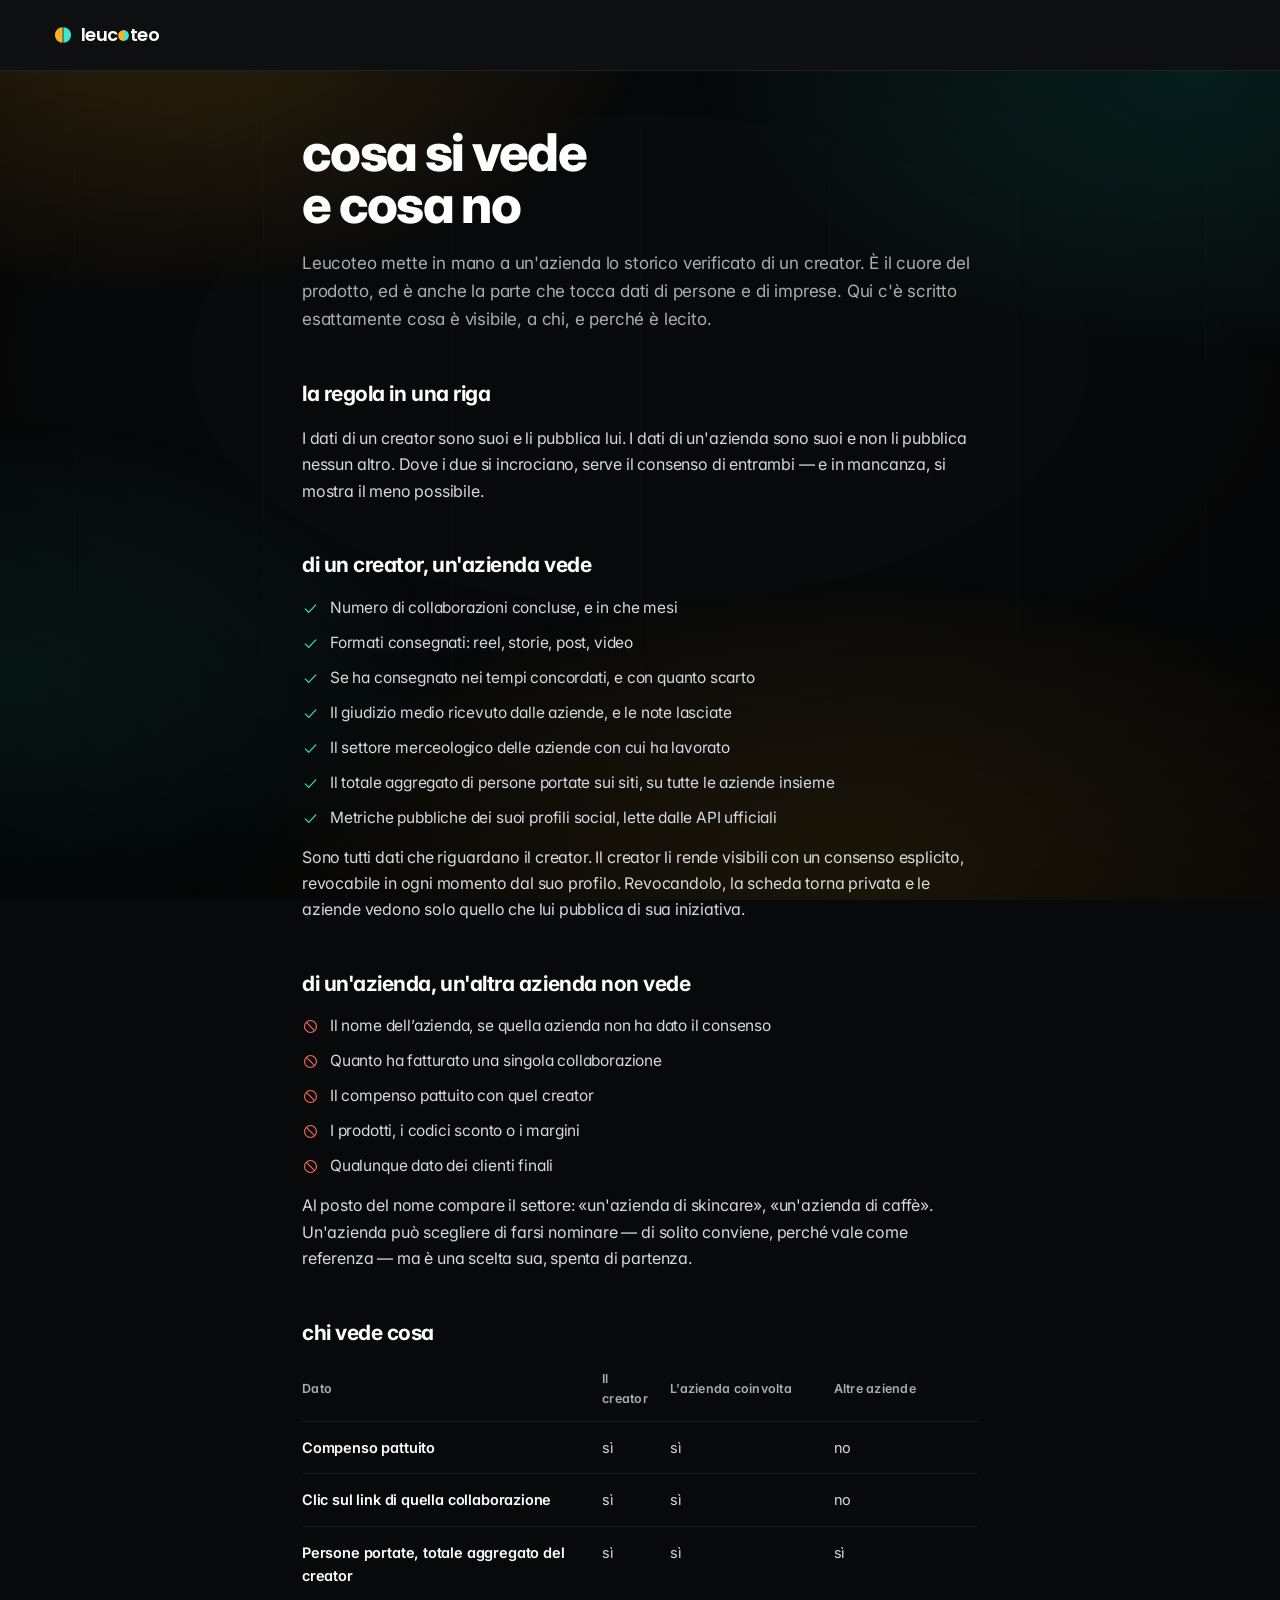
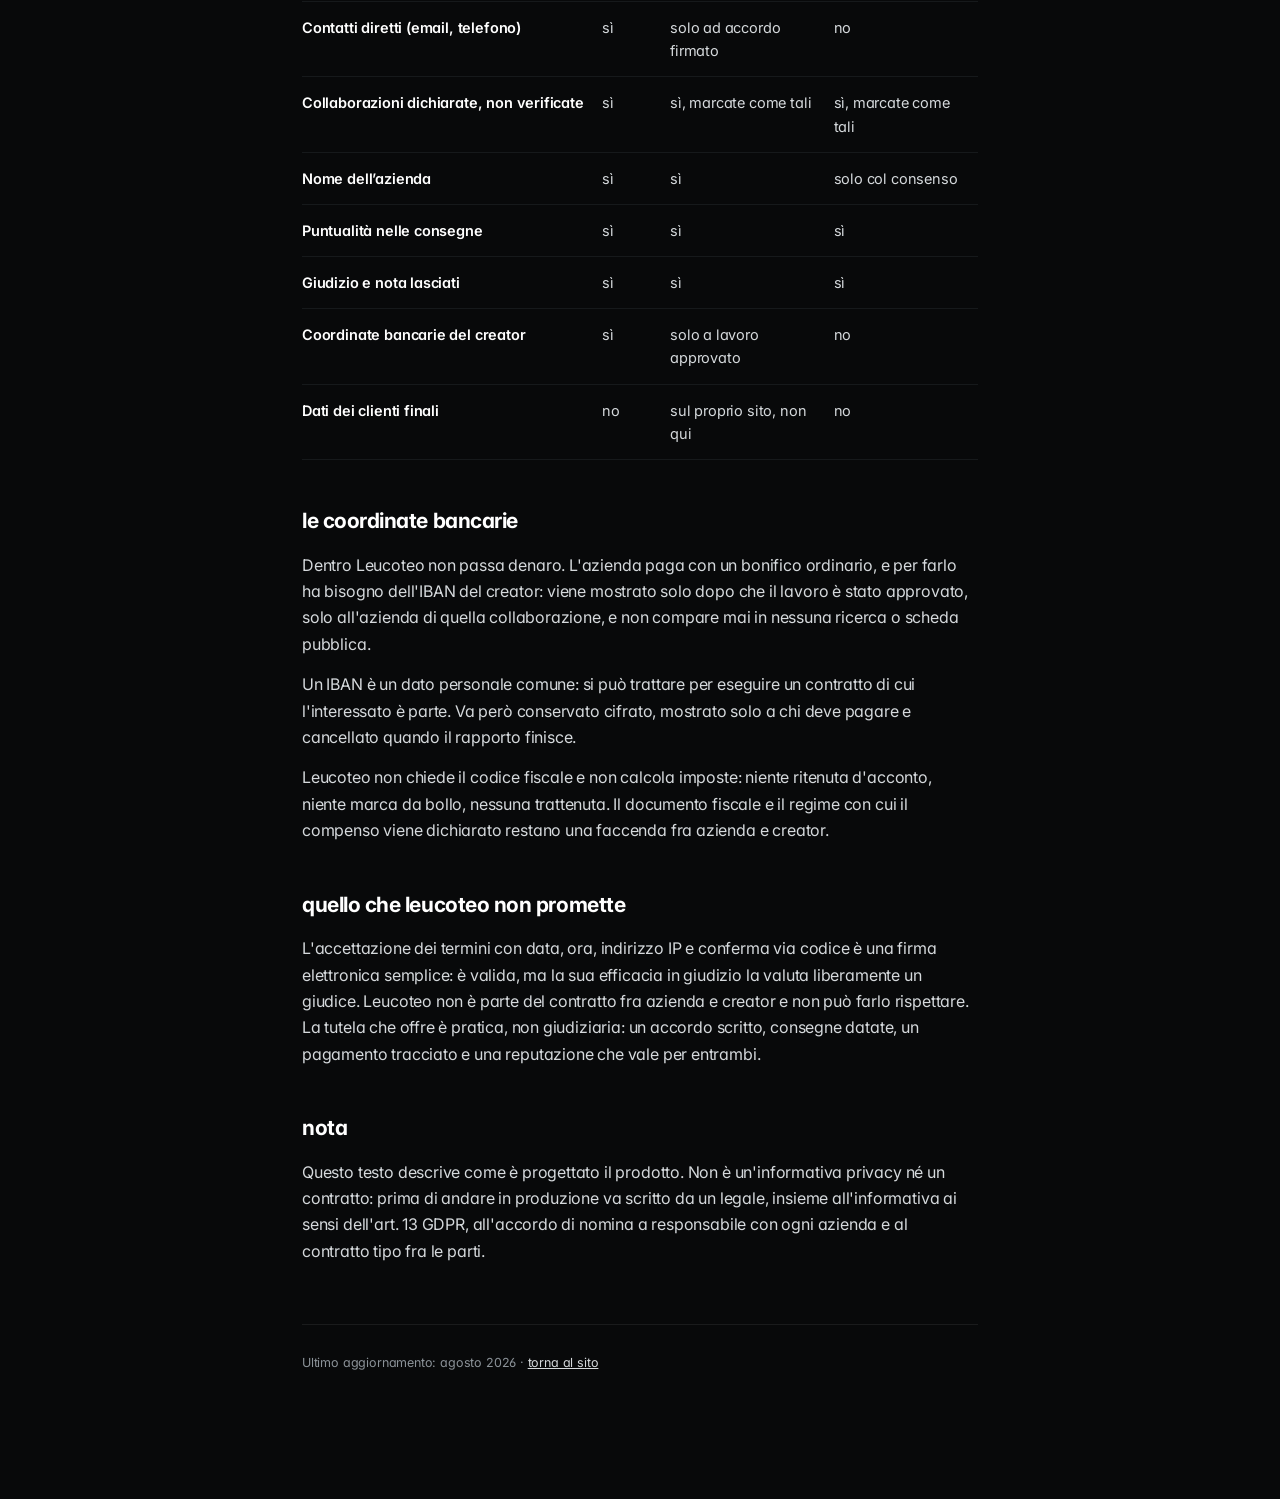
<file: termini.html>
<!doctype html>
<html lang="it">
<head>
<meta charset="utf-8">
<meta name="viewport" content="width=device-width,initial-scale=1">
<title>Leucoteo — cosa si vede e cosa no</title>
<meta name="description" content="Quali dati di una collaborazione sono visibili, a chi, e su quale base.">
<link rel="preconnect" href="https://fonts.googleapis.com">
<link rel="preconnect" href="https://fonts.gstatic.com" crossorigin>
<link rel="stylesheet" href="https://fonts.googleapis.com/css2?family=Inter:wght@400;450;500;600;700;800&family=Poppins:wght@600&display=swap">
<link rel="stylesheet" href="assets/stile.css?v=20260902-1555">
<script>document.documentElement.classList.add('con-script');</script>
<link rel="icon" href="data:image/svg+xml,%3Csvg xmlns='http://www.w3.org/2000/svg' viewBox='0 0 100 100'%3E%3Cpath d='M48 13 A43 43 0 0 0 48 99 Z' fill='%23FFB020'/%3E%3Cpath d='M52 1 A43 43 0 0 1 52 87 Z' fill='%233AE7CD'/%3E%3C/svg%3E">
<style>
.testo{max-width:720px;margin:0 auto;padding:0 22px}
.testo h1{font-weight:800;letter-spacing:var(--tr-xl);
  text-transform:lowercase;font-size:clamp(30px,5vw,52px);line-height:1}
.testo h2{font-weight:700;letter-spacing:var(--tr-l);
  text-transform:lowercase;font-size:21px;margin:44px 0 14px}
.testo p{color:var(--gri-2);font-size:16px;margin-top:14px;line-height:1.65}
.testo .occhiello{color:var(--gri);font-size:17px;margin-top:18px}
.testo ul{margin-top:14px;display:flex;flex-direction:column;gap:11px}
.testo li{display:flex;gap:11px;color:var(--gri-2);font-size:15.5px;line-height:1.55}
.testo li .ico{width:17px;height:17px;flex:none;margin-top:4px}
.si .ico{color:var(--bra-hi)} .no .ico{color:var(--male)}
.tavola{width:100%;border-collapse:collapse;margin-top:20px;font-size:14.5px}
.tavola th{text-align:left;font-size:12.5px;font-weight:600;letter-spacing:.02em;
  color:var(--gri);padding:0 14px 12px 0;border-bottom:1px solid var(--bo)}
.tavola td{padding:14px 14px 14px 0;border-bottom:1px solid #16191B;vertical-align:top;color:var(--gri-2)}
.tavola td:first-child{color:var(--bia);font-weight:600}
.barra-alta{border-bottom:1px solid var(--lin);background:var(--su-1)}
.barra-alta .in{display:flex;align-items:center;gap:10px;padding:13px 0;min-height:54px}
.piede{margin-top:60px;padding:28px 0 70px;border-top:1px solid var(--lin);color:var(--gri-3);font-size:12.5px}

.marchio-w{font-size:18px}
</style>
</head>
<body>

<div class="colonne" aria-hidden="true"><span></span><span></span><span></span><span></span><span></span><span></span></div>

<div class="barra-alta">
  <div class="wrap in">
    <a class="riga" href="index.html" style="gap:9px;min-height:44px;padding:0 4px">
      <span class="mon on" id="marchio" style="width:18px"></span>
      <span class="marchio-w">leuc<span class="o" aria-hidden="true"></span>te<span aria-hidden="true">o</span></span>
    </a>
  </div>
</div>

<main style="padding:56px 0" id="testo"></main>

<script type="module">
import { MONETA_SVG } from './assets/moto.js?v=20260902-1555';
import { ICO } from './assets/segni.js?v=20260902-1555';
document.getElementById('marchio').innerHTML = MONETA_SVG;

const si = t => `<li class="si">${ICO.fatto()}<span>${t}</span></li>`;
const no = t => `<li class="no">${ICO.scartato()}<span>${t}</span></li>`;

document.getElementById('testo').innerHTML = `
<div class="testo">
  <h1>cosa si vede<br>e cosa no</h1>
  <p class="occhiello">Leucoteo mette in mano a un'azienda lo storico verificato di un creator.
    È il cuore del prodotto, ed è anche la parte che tocca dati di persone e di imprese.
    Qui c'è scritto esattamente cosa è visibile, a chi, e perché è lecito.</p>

  <h2>la regola in una riga</h2>
  <p>I dati di un creator sono suoi e li pubblica lui. I dati di un'azienda sono suoi e
    non li pubblica nessun altro. Dove i due si incrociano, serve il consenso di entrambi —
    e in mancanza, si mostra il meno possibile.</p>

  <h2>di un creator, un'azienda vede</h2>
  <ul>
    ${si('Numero di collaborazioni concluse, e in che mesi')}
    ${si('Formati consegnati: reel, storie, post, video')}
    ${si('Se ha consegnato nei tempi concordati, e con quanto scarto')}
    ${si('Il giudizio medio ricevuto dalle aziende, e le note lasciate')}
    ${si('Il settore merceologico delle aziende con cui ha lavorato')}
    ${si('Il totale aggregato di persone portate sui siti, su tutte le aziende insieme')}
    ${si('Metriche pubbliche dei suoi profili social, lette dalle API ufficiali')}
  </ul>
  <p>Sono tutti dati che riguardano il creator. Il creator li rende visibili con un consenso
    esplicito, revocabile in ogni momento dal suo profilo. Revocandolo, la scheda torna privata
    e le aziende vedono solo quello che lui pubblica di sua iniziativa.</p>

  <h2>di un'azienda, un'altra azienda non vede</h2>
  <ul>
    ${no('Il nome dell’azienda, se quella azienda non ha dato il consenso')}
    ${no('Quanto ha fatturato una singola collaborazione')}
    ${no('Il compenso pattuito con quel creator')}
    ${no('I prodotti, i codici sconto o i margini')}
    ${no('Qualunque dato dei clienti finali')}
  </ul>
  <p>Al posto del nome compare il settore: «un'azienda di skincare», «un'azienda di caffè».
    Un'azienda può scegliere di farsi nominare — di solito conviene, perché vale come referenza —
    ma è una scelta sua, spenta di partenza.</p>

  <h2>chi vede cosa</h2>
  <table class="tavola tab-schede">
    <thead><tr><th>Dato</th><th>Il creator</th><th>L’azienda coinvolta</th><th>Altre aziende</th></tr></thead>
    <tbody>
      <tr><td class="primo">Compenso pattuito</td><td data-k="Il creator">sì</td><td data-k="L’azienda">sì</td><td data-k="Altre aziende">no</td></tr>
      <tr><td class="primo">Clic sul link di quella collaborazione</td><td data-k="Il creator">sì</td><td data-k="L’azienda">sì</td><td data-k="Altre aziende">no</td></tr>
      <tr><td class="primo">Persone portate, totale aggregato del creator</td><td data-k="Il creator">sì</td><td data-k="L’azienda">sì</td><td data-k="Altre aziende">sì</td></tr>
      <tr><td class="primo">Contatti diretti (email, telefono)</td><td data-k="Il creator">sì</td><td data-k="L’azienda">solo ad accordo firmato</td><td data-k="Altre aziende">no</td></tr>
      <tr><td class="primo">Collaborazioni dichiarate, non verificate</td><td data-k="Il creator">sì</td><td data-k="L’azienda">sì, marcate come tali</td><td data-k="Altre aziende">sì, marcate come tali</td></tr>
      <tr><td class="primo">Nome dell’azienda</td><td data-k="Il creator">sì</td><td data-k="L’azienda">sì</td><td data-k="Altre aziende">solo col consenso</td></tr>
      <tr><td class="primo">Puntualità nelle consegne</td><td data-k="Il creator">sì</td><td data-k="L’azienda">sì</td><td data-k="Altre aziende">sì</td></tr>
      <tr><td class="primo">Giudizio e nota lasciati</td><td data-k="Il creator">sì</td><td data-k="L’azienda">sì</td><td data-k="Altre aziende">sì</td></tr>
      <tr><td class="primo">Coordinate bancarie del creator</td><td data-k="Il creator">sì</td><td data-k="L’azienda">solo a lavoro approvato</td><td data-k="Altre aziende">no</td></tr>
      <tr><td class="primo">Dati dei clienti finali</td><td data-k="Il creator">no</td><td data-k="L’azienda">sul proprio sito, non qui</td><td data-k="Altre aziende">no</td></tr>
    </tbody>
  </table>

  <h2>le coordinate bancarie</h2>
  <p>Dentro Leucoteo non passa denaro. L'azienda paga con un bonifico ordinario, e per farlo ha
    bisogno dell'IBAN del creator: viene mostrato solo dopo che il lavoro è stato approvato,
    solo all'azienda di quella collaborazione, e non compare mai in nessuna ricerca o scheda pubblica.</p>
  <p>Un IBAN è un dato personale comune: si può trattare per eseguire un contratto di cui
    l'interessato è parte. Va però conservato cifrato, mostrato solo a chi deve pagare e
    cancellato quando il rapporto finisce.</p>
  <p>Leucoteo non chiede il codice fiscale e non calcola imposte: niente ritenuta d'acconto,
    niente marca da bollo, nessuna trattenuta. Il documento fiscale e il regime con cui il
    compenso viene dichiarato restano una faccenda fra azienda e creator.</p>

  <h2>quello che leucoteo non promette</h2>
  <p>L'accettazione dei termini con data, ora, indirizzo IP e conferma via codice è una firma
    elettronica semplice: è valida, ma la sua efficacia in giudizio la valuta liberamente un
    giudice. Leucoteo non è parte del contratto fra azienda e creator e non può farlo rispettare.
    La tutela che offre è pratica, non giudiziaria: un accordo scritto, consegne datate,
    un pagamento tracciato e una reputazione che vale per entrambi.</p>

  <h2>nota</h2>
  <p>Questo testo descrive come è progettato il prodotto. Non è un'informativa privacy né un
    contratto: prima di andare in produzione va scritto da un legale, insieme all'informativa
    ai sensi dell'art. 13 GDPR, all'accordo di nomina a responsabile con ogni azienda e al
    contratto tipo fra le parti.</p>

  <div class="piede">Ultimo aggiornamento: agosto 2026 · <a href="index.html" style="color:var(--gri-2);text-decoration:underline">torna al sito</a></div>
</div>`;
</script>
</body>
</html>
</file>
<file: assets/stile.css>
/* ============================================================
   LEUCOTEO — sistema visivo
   Quattro segni, ripetuti con disciplina:
   le due metà · ambra/acquamarina · l'angolo documentale · la frattura.
   Tutto il resto è superficie, spazio e luce.
   ============================================================ */

:root{
  /* --- le due parti --- */
  --cre:#FFB020;  --cre-rgb:255,176,32;   --cre-hi:#FFC759;  --cre-deep:#2A1802;
  --bra:#12C4AC;  --bra-rgb:18,196,172;   --bra-hi:#3AE7CD;  --bra-deep:#04231F;
  --su-cre:#1A0F00;  --su-bra:#00201C;

  /* --- i piani: il fondo non è mai un nero solo --- */
  --fondo:#08090A;
  --su-1:#0D0F10;
  --su-2:#131617;
  --su-3:#1A1D1F;
  --velo:rgba(255,255,255,.045);
  --velo-2:rgba(255,255,255,.07);

  /* --- bordi: si vedono solo se li cerchi --- */
  --bo:rgba(255,255,255,.075);
  --bo-2:rgba(255,255,255,.12);
  --bo-3:rgba(255,255,255,.18);
  --lin:rgba(255,255,255,.075);
  --lin-2:rgba(255,255,255,.12);
  --lin-3:rgba(255,255,255,.18);

  /* --- testo: ogni livello passa AA sul fondo --- */
  --bia:#FFFFFF;
  --gri-2:#D5D9DC;
  --gri:#A7AEB2;
  --gri-3:#8B9298;

  /* --- stato --- */
  --ok:#3AE7CD; --att:#FFB020; --male:#FF6B58; --neutro:#A7AEB2;

  /* --- raggi --- */
  --r-1:10px; --r-2:14px; --r-3:20px; --r-4:26px; --r-p:999px;

  /* --- ombre: morbide, mai nette --- */
  --om-1:0 1px 2px rgba(0,0,0,.4);
  --om-2:0 4px 16px rgba(0,0,0,.34), 0 1px 2px rgba(0,0,0,.4);
  --om-3:0 18px 48px rgba(0,0,0,.46), 0 2px 8px rgba(0,0,0,.34);
  --om-4:0 32px 80px rgba(0,0,0,.55), 0 4px 12px rgba(0,0,0,.4);
  /* il filo di luce in cima a una superficie */
  --filo:inset 0 1px 0 rgba(255,255,255,.06);

  /* --- tracking: misurato, mai spettacolare --- */
  --tr-xl:-.032em; --tr-l:-.022em; --tr-s:-.011em; --tr-uc:.075em;

  /* --- movimento: curve prese dal comportamento iOS ---
     std   = decelerazione pura, quello che usa quasi tutto
     sheet = l'apertura di un foglio modale, parte veloce e si posa
     molla = un piccolo scavalco, solo su cose che "arrivano"
     esci  = accelerazione, per ciò che se ne va                      */
  --e-std:cubic-bezier(.32,.72,0,1);
  --e-sheet:cubic-bezier(.32,.72,0,1);
  --e-molla:cubic-bezier(.34,1.42,.5,1);
  --e-esci:cubic-bezier(.4,0,1,1);
  --e-morbida:cubic-bezier(.4,0,.2,1);
  --curva:var(--e-std);
  --molla:var(--e-molla);

  --t-istante:.12s;   /* un feedback che deve sembrare immediato */
  --t-tocco:.2s;      /* risposta a una pressione */
  --t-entrata:.42s;   /* qualcosa che arriva o se ne va */
  --t-foglio:.5s;     /* un pannello che sale */
  --t-scena:.9s;      /* un cambio di stato importante */
  --sfalsa:55ms;      /* il ritardo fra un elemento e il successivo */
  --aperto:5px;

  /* --- misure --- */
  --fianco:280px;
  --fianco-min:96px;
  --fianco-orlo:14px;
  --dock-h:66px;
  --dock-gap:14px;
  --safe-b:env(safe-area-inset-bottom,0px);
  --pollice:calc(var(--dock-h) + var(--dock-gap) * 2 + var(--safe-b));
  --z-fondo:0; --z-corpo:1; --z-sticky:30; --z-fianco:40;
  --z-velo:60; --z-foglio:70; --z-grana:81; --z-avviso:90;
}

/* il lato che stai guardando decide l'accento */
[data-lato="azienda"]{ --acc:var(--bra); --acc-hi:var(--bra-hi); --acc-rgb:var(--bra-rgb); --su-acc:var(--su-bra); --acc-deep:var(--bra-deep); }
[data-lato="creator"]{ --acc:var(--cre); --acc-hi:var(--cre-hi); --acc-rgb:var(--cre-rgb); --su-acc:var(--su-cre); --acc-deep:var(--cre-deep); }
:root{ --acc:var(--cre); --acc-hi:var(--cre-hi); --acc-rgb:var(--cre-rgb); --su-acc:var(--su-cre); --acc-deep:var(--cre-deep); }

/* Il colore dell'altra metà. Il numero di una collaborazione non
   appartiene a chi la guarda: appartiene alle due parti insieme, e
   portarlo nel colore opposto lo dice senza scriverlo. */
[data-lato="creator"]{ --contro:var(--bra-hi); }
[data-lato="azienda"]{ --contro:var(--cre); }
:root{ --contro:var(--bra-hi); }

*{box-sizing:border-box}
html{-webkit-text-size-adjust:100%;scroll-behavior:smooth}
/* L'interfaccia è scura e basta: senza dirlo, il browser disegna
   barre di scorrimento, maniglie e controlli nativi in chiaro, e in
   mezzo a una pagina nera sembrano un errore. */
html{color-scheme:dark}

body{
  margin:0;background:var(--fondo);color:var(--bia);
  position:relative;
  font-family:Inter,-apple-system,BlinkMacSystemFont,"SF Pro Text","Helvetica Neue",Arial,sans-serif;
  font-size:16px;line-height:1.6;letter-spacing:var(--tr-s);
  -webkit-font-smoothing:antialiased;-moz-osx-font-smoothing:grayscale;
  font-feature-settings:"cv02","cv03","cv04","cv11";
  overflow-x:hidden;
}
/* Le barre di scorrimento: sottili, dello stesso grigio dei bordi, e
   visibili solo quando servono. Su Firefox bastano due proprietà; su
   WebKit si disegnano a mano. */
*{scrollbar-width:thin;scrollbar-color:var(--bo-3, rgba(255,255,255,.18)) transparent}
::-webkit-scrollbar{width:10px;height:10px}
::-webkit-scrollbar-track{background:transparent}
::-webkit-scrollbar-thumb{background:rgba(255,255,255,.14);border-radius:99px;
  border:3px solid transparent;background-clip:padding-box}
::-webkit-scrollbar-thumb:hover{background:rgba(255,255,255,.24);
  border:3px solid transparent;background-clip:padding-box}
::-webkit-scrollbar-corner{background:transparent}

h1,h2,h3,h4,p,figure{margin:0}
ul{margin:0;padding:0;list-style:none}
a{color:inherit;text-decoration:none}
button,input,select,textarea{font:inherit;color:inherit;letter-spacing:inherit}
button{border:0;background:none;cursor:pointer;touch-action:manipulation}
img,svg,video{max-width:100%}
:focus-visible{outline:2px solid var(--acc);outline-offset:3px;border-radius:6px}
::selection{background:rgba(var(--acc-rgb),.26)}

/* ============================================================
   TIPOGRAFIA
   Una sola famiglia. La gerarchia viene da peso, misura e spazio.
   Il monospace è un dettaglio, non la voce narrante.
   ============================================================ */
.disp{font-weight:800;letter-spacing:var(--tr-xl);text-transform:lowercase;line-height:1.02}
.disp-m{font-weight:700;letter-spacing:var(--tr-l);text-transform:lowercase;line-height:1.14}
.uc{font-size:12px;font-weight:600;letter-spacing:var(--tr-uc);text-transform:uppercase;color:var(--gri-3)}
/* Niente monospace. Serviva a incolonnare le cifre, ma quello lo fa
   già font-variant-numeric: tabular-nums con il carattere del sito.
   Un font da terminale, con lo zero sbarrato, faceva sembrare un IBAN
   un output di console. */
.mono{font-variant-numeric:tabular-nums;letter-spacing:.01em;
  font-feature-settings:"cv02","cv03","cv04","cv11","ss01"}
.cifra{font-weight:700;letter-spacing:-.03em;font-variant-numeric:tabular-nums;line-height:1}
.sm{font-size:14px} .xs{font-size:13px}
.gri{color:var(--gri)} .gri2{color:var(--gri-2)}
.acc{color:var(--acc)} .verde{color:var(--bra-hi)} .ambra{color:var(--cre)}

/* Il logotipo: leuc + le due metà + teo.
   Il segno del marchio sostituisce la o centrale, quindi vive qui e non
   nelle singole pagine: se lo si copia, prima o poi una copia si perde. */
.marchio-w{display:inline-flex;align-items:baseline;font-family:Poppins,Inter,sans-serif;
  font-weight:600;letter-spacing:-.028em;text-transform:lowercase;line-height:1}
.marchio-w .o{position:relative;top:.008em;margin:0 .012em;width:.62em;height:.62em}
.o{display:inline-block;position:relative;border-radius:50%;overflow:hidden;flex:none;
  vertical-align:baseline}
.o::before,.o::after{content:"";position:absolute;top:0;bottom:0;width:50%}
.o::before{left:0;background:var(--cre);border-radius:99px 0 0 99px}
.o::after{right:0;background:var(--bra-hi);border-radius:0 99px 99px 0}

/* ============================================================
   IMPIANTO
   ============================================================ */
.wrap{max-width:1180px;margin:0 auto;padding:0 24px;position:relative}
.riga{display:flex;align-items:center;gap:12px;flex-wrap:wrap}
.riga.tra{justify-content:space-between}
.pila{display:flex;flex-direction:column}
.crescita{flex:1}
.griglia{display:grid;gap:16px}

/* SEGNO 4 · LA COLONNATURA — struttura, non decorazione.
   Si nota solo dopo aver guardato la pagina. */
.colonne{
  position:fixed;inset:0;z-index:var(--z-fondo);pointer-events:none;
  max-width:1180px;margin:0 auto;padding:0 24px;
  display:grid;grid-template-columns:repeat(6,1fr);
  -webkit-mask-image:linear-gradient(to bottom,transparent,#000 22%,#000 62%,transparent 96%);
          mask-image:linear-gradient(to bottom,transparent,#000 22%,#000 62%,transparent 96%);
}
.colonne span{border-left:1px solid rgba(255,255,255,.017)}
.colonne span:last-child{border-right:1px solid rgba(255,255,255,.017)}

/* ============================================================
   LA SCENA — il fondo non è nero, è una stanza poco illuminata
   Due sorgenti fuori campo: ambra a sinistra, acquamarina a destra.
   Si sfiorano al centro e si spengono verso i bordi.

   Nota di costo: niente filter:blur() e niente animazione su questo
   strato. È grande quanto la finestra e fisso: sfocarlo o muoverlo
   obbliga il browser a ridisegnare tutto lo schermo a ogni fotogramma.
   I gradienti radiali sono già morbidi da soli.
   ============================================================ */
body::before{
  content:"";position:fixed;inset:0;z-index:-2;pointer-events:none;
  background:
    radial-gradient(58% 46% at 10% 0%,   rgba(255,176,32,.20) 0%,
                    rgba(255,176,32,.09) 38%, transparent 72%),
    radial-gradient(54% 44% at 94% 8%,   rgba(18,196,172,.16) 0%,
                    rgba(18,196,172,.07) 40%, transparent 74%),
    radial-gradient(70% 50% at 68% 100%, rgba(255,176,32,.14) 0%,
                    rgba(255,176,32,.06) 42%, transparent 72%),
    radial-gradient(48% 40% at 0% 76%,   rgba(18,196,172,.10) 0%, transparent 74%);
}
/* la vignettatura tiene lo sguardo al centro e spegne gli angoli */
body::after{
  content:"";position:fixed;inset:0;z-index:-1;pointer-events:none;
  background:radial-gradient(116% 90% at 50% 40%, transparent 30%,
              rgba(0,0,0,.4) 74%, rgba(0,0,0,.64) 100%);
}
/* il lato che si guarda scalda la stanza dalla sua parte */
body[data-lato="azienda"]::before{
  background:
    radial-gradient(58% 46% at 10% 0%,   rgba(18,196,172,.19) 0%,
                    rgba(18,196,172,.08) 38%, transparent 72%),
    radial-gradient(54% 44% at 94% 8%,   rgba(255,176,32,.12) 0%,
                    rgba(255,176,32,.05) 40%, transparent 74%),
    radial-gradient(70% 50% at 68% 100%, rgba(18,196,172,.14) 0%,
                    rgba(18,196,172,.06) 42%, transparent 72%),
    radial-gradient(48% 40% at 0% 76%,   rgba(255,176,32,.08) 0%, transparent 74%);
}

/* La grana c'era, ed è stata tolta: a opacità .028 con mix-blend-mode
   su uno strato fisso grande quanto la finestra non si vedeva, e
   costava una decina di fotogrammi al secondo sulla landing. */

/* LUCE — il colore si comporta come una sorgente fuori campo, non come vernice.
   Ambra da sinistra, acquamarina da destra: i due mondi si sfiorano al centro. */
/* L'alone di sezione. Niente filter:blur(): su un elemento alto 820 px
   costa un ridisegno a schermo intero per fotogramma e da solo faceva
   scendere la landing da 60 a 26 fps. I gradienti radiali con più fermate
   sono già morbidi, e a occhio non cambia niente. */
.alone{
  position:absolute;inset:-40% -20% auto;height:820px;pointer-events:none;z-index:0;
  background:
    radial-gradient(46% 52% at 12% 34%, rgba(var(--cre-rgb),.13) 0%,
                    rgba(var(--cre-rgb),.05) 42%, transparent 72%),
    radial-gradient(50% 56% at 88% 46%, rgba(var(--bra-rgb),.13) 0%,
                    rgba(var(--bra-rgb),.05) 44%, transparent 74%),
    radial-gradient(70% 44% at 50% 8%,  rgba(255,255,255,.035) 0%, transparent 74%);
}
.alone.cre{background:radial-gradient(52% 58% at 26% 34%, rgba(var(--cre-rgb),.15) 0%,
              rgba(var(--cre-rgb),.05) 42%, transparent 72%)}
.alone.bra{background:radial-gradient(52% 58% at 74% 34%, rgba(var(--bra-rgb),.15) 0%,
              rgba(var(--bra-rgb),.05) 42%, transparent 72%)}

/* SEGNO 3 · L'ANGOLO TAGLIATO
   Solo su ciò che è contratto, ricevuta, documento, archivio.
   Mai su una scheda qualsiasi: qui l'estetica è linguaggio. */
.tagliato{position:relative;border-radius:var(--r-3) 0 var(--r-3) var(--r-3)}
.tagliato::after{
  content:"";position:absolute;top:0;right:0;width:26px;height:26px;pointer-events:none;
  background:linear-gradient(to bottom left,
    var(--fondo) 0 calc(50% - .5px), var(--bo-2) calc(50% - .5px) calc(50% + .5px), transparent calc(50% + .5px));
}
.tagliato.su2::after{background:linear-gradient(to bottom left,
    var(--su-1) 0 calc(50% - .5px), var(--bo-2) calc(50% - .5px) calc(50% + .5px), transparent calc(50% + .5px))}

/* l'occhiello di sezione: 03 · collaborazione. Niente §, niente codici. */
.marg{
  font-size:12.5px;font-weight:600;letter-spacing:.03em;
  color:var(--gri-3);display:flex;align-items:center;gap:9px;margin-bottom:20px;
}
.marg b{color:var(--acc);font-weight:600;font-variant-numeric:tabular-nums}
.marg i{width:3px;height:3px;border-radius:50%;background:var(--bo-3);font-style:normal;flex:none}

/* IL FUORI REGISTRO — aperto = sfalsato, chiuso = allineato.
   Sopravvive come alone di luce, non più come doppio bordo pieno. */
.registro{
  position:relative;
  box-shadow:calc(var(--aperto) * -1) var(--aperto) 0 -1px rgba(var(--cre-rgb),.5),
             var(--aperto) calc(var(--aperto) * -1) 0 -1px rgba(var(--bra-rgb),.55),
             var(--om-2);
  transition:box-shadow var(--t-scena) var(--curva);
}
.registro.allineato{box-shadow:0 0 0 0 rgba(var(--cre-rgb),0), 0 0 0 0 rgba(var(--bra-rgb),0), var(--om-2)}
.registro.stretto{--aperto:3px}

/* SEGNO 4 · LA LINEA DI FRATTURA — usata con moderazione */
.frattura{
  height:13px;width:100%;background-color:var(--bo-2);opacity:.7;
  transition:background-color var(--t-scena) var(--curva),opacity var(--t-scena) var(--curva);
  -webkit-mask-image:url("data:image/svg+xml,%3Csvg xmlns='http://www.w3.org/2000/svg' width='300' height='13' viewBox='0 0 300 13'%3E%3Cpath d='M0 6.5 L26 3.4 L52 8.2 L74 4.1 L98 9 L126 5.2 L150 2.8 L178 7.6 L204 4.4 L232 8.8 L258 5 L280 3.2 L300 6.5' fill='none' stroke='%23fff' stroke-width='1.2'/%3E%3C/svg%3E");
          mask-image:url("data:image/svg+xml,%3Csvg xmlns='http://www.w3.org/2000/svg' width='300' height='13' viewBox='0 0 300 13'%3E%3Cpath d='M0 6.5 L26 3.4 L52 8.2 L74 4.1 L98 9 L126 5.2 L150 2.8 L178 7.6 L204 4.4 L232 8.8 L258 5 L280 3.2 L300 6.5' fill='none' stroke='%23fff' stroke-width='1.2'/%3E%3C/svg%3E");
  -webkit-mask-repeat:repeat-x;mask-repeat:repeat-x;
  -webkit-mask-position:center;mask-position:center;
  -webkit-mask-size:auto 100%;mask-size:auto 100%;
}
.frattura.viva{background-color:var(--acc);opacity:1}

/* LO SCORPORO — i soldi in chiaro, quando li chiedi */
.tabulato{display:flex;flex-direction:column;gap:0}
.tab-r{display:flex;align-items:baseline;gap:12px;font-size:14.5px;padding:9px 0}
.tab-r .k{color:var(--gri);white-space:nowrap;min-width:0;overflow:hidden;text-overflow:ellipsis}
.tab-r .g{flex:1;height:1px;background:var(--bo);transform:translateY(-3px);min-width:20px}
.tab-r .n{font-size:14.5px;font-weight:600;font-variant-numeric:tabular-nums;white-space:nowrap}
.tab-r .n.giu{color:var(--bra-hi)}
.tab-r .n.acc{color:var(--acc)}
.tab-r .n.gri{color:var(--gri-3);font-weight:450}
.tab-r.tot{border-top:1px solid var(--bo-2);margin-top:8px;padding-top:14px}
.tab-r.tot .k{color:var(--bia);font-weight:600}
.tab-r.tot .n{color:var(--acc);font-size:19px;font-weight:700}

/* LA LINGUETTA D'ARCHIVIO — resta solo sui documenti */
.faldone{position:relative}
.faldone::before{
  content:attr(data-cod);position:absolute;top:0;left:26px;transform:translateY(-100%);
  background:var(--su-2);border:1px solid var(--bo);border-bottom:0;border-radius:10px 10px 0 0;
  padding:6px 14px 6px;font-size:10.5px;font-weight:600;letter-spacing:.06em;
  text-transform:uppercase;color:var(--gri-3);line-height:1.2;white-space:nowrap;
}
.faldone.cre::before{color:var(--cre)}
.faldone.bra::before{color:var(--bra-hi)}
.faldone.contro::before{color:var(--contro)}

/* ============================================================
   SEGNO 1 · LE DUE METÀ
   Non è un logo: è lo stato della collaborazione.
   Separate → si avvicinano → combaciano quando il denaro è passato.
   ============================================================ */
.mon{display:inline-block;line-height:0;flex:none;width:24px}
.mon svg{display:block;width:100%;height:auto;overflow:visible}
.mon .l,.mon .r{transform-box:view-box;transform-origin:50px 50px}
.mon:not(.libera) .l,.mon:not(.libera) .r{transition:transform .62s var(--molla)}
.mon .l{fill:var(--cre);transform:translateY(6px)}
.mon .r{fill:var(--bra-hi);transform:translateY(-6px)}
.mon.on .l,.mon.on .r{transform:translateY(0)}
.mon.vuota .l,.mon.vuota .r{fill:#24282A}
@keyframes cerca-l{0%,100%{transform:translateY(8px)}50%{transform:translateY(1px)}}
@keyframes cerca-r{0%,100%{transform:translateY(-8px)}50%{transform:translateY(-1px)}}
@keyframes gira{to{transform:rotate(360deg)}}
.mon.cerca{animation:gira 3.4s linear infinite;transform-origin:50% 50%}
.mon.cerca .l{animation:cerca-l 1.2s ease-in-out infinite}
.mon.cerca .r{animation:cerca-r 1.2s ease-in-out infinite}

/* avatar: stessa grammatica del segno */
/* L'immagine di un profilo: un tondo pieno con dentro la sagoma di
   chi è. Ambra e una persona per il creator, acquamarina e una
   vetrina per l'azienda. Le due metà restano il marchio di
   Leucoteo e non finiscono qui dentro: come avatar erano
   illeggibili a 34 px e facevano sembrare tutti la stessa cosa. */
.ava{position:relative;display:inline-grid;place-items:center;vertical-align:middle;
  width:40px;height:40px;flex:none;border-radius:50%;overflow:hidden;
  box-shadow:inset 0 1px 0 rgba(255,255,255,.22), inset 0 0 0 1px rgba(0,0,0,.06)}
.ava.cre{background:linear-gradient(170deg,var(--cre-hi),var(--cre));color:var(--su-cre)}
.ava.azi{background:linear-gradient(170deg,var(--bra-hi),var(--bra));color:var(--su-bra)}
.ava .sag{width:58%;height:58%;display:block;opacity:.88}
.ava.foto{box-shadow:inset 0 0 0 1px var(--bo-2)}
.ava img{width:100%;height:100%;object-fit:cover;display:block}
.ava.g{width:78px;height:78px}

/* ------------------------------------------------------------
   IL SEGNO DELLA BETA
   Una targhetta piccola accanto al marchio. Non è una decorazione:
   dice che quello che stai guardando è la prima versione, e che
   non si paga. Chi ci passa sopra lo legge per esteso.
   ------------------------------------------------------------ */
.beta{position:relative;display:inline-flex;align-items:center;gap:5px;
  font-size:10px;font-weight:800;letter-spacing:.16em;text-transform:uppercase;
  padding:4px 9px 4px 8px;border-radius:7px;margin-left:10px;
  color:var(--cre);cursor:help;flex:none;
  background:linear-gradient(180deg,rgba(255,176,32,.18),rgba(255,176,32,.08));
  box-shadow:inset 0 0 0 1px rgba(255,176,32,.34), 0 2px 10px rgba(255,176,32,.12);
  transition:box-shadow .24s var(--curva),transform .24s var(--molla)}
.beta::before{content:"";width:5px;height:5px;border-radius:50%;background:var(--cre);
  box-shadow:0 0 0 0 rgba(255,176,32,.5);animation:beta-vive 2.8s var(--curva) infinite}
@keyframes beta-vive{
  0%,100%{box-shadow:0 0 0 0 rgba(255,176,32,.5)}
  50%{box-shadow:0 0 0 4px rgba(255,176,32,0)}
}
.beta:hover,.beta:focus-visible{transform:translateY(-1px);
  box-shadow:inset 0 0 0 1px rgba(255,176,32,.55), 0 4px 16px rgba(255,176,32,.2)}

.beta .spiega{
  position:absolute;top:calc(100% + 12px);left:-10px;
  transform:translate(0,5px) scale(.97);transform-origin:top left;
  width:272px;max-width:calc(100vw - 32px);padding:14px 16px;border-radius:var(--r-2);
  background:var(--su-3);box-shadow:var(--om-3), inset 0 1px 0 rgba(255,255,255,.08);
  font-size:13px;font-weight:450;letter-spacing:var(--tr-s);text-transform:none;
  line-height:1.55;color:var(--gri-2);text-align:left;
  opacity:0;visibility:hidden;pointer-events:none;z-index:var(--z-avviso);
  transition:opacity .2s var(--curva),transform .28s var(--molla),visibility .2s}
.beta .spiega b{color:var(--bia);font-weight:600}
.beta .spiega .gratis{color:var(--cre);font-weight:700}
/* la punta */
.beta .spiega::before{content:"";position:absolute;bottom:100%;left:24px;
  border:6px solid transparent;border-bottom-color:var(--su-3)}
.beta:hover .spiega,.beta:focus-visible .spiega,.beta:focus .spiega{
  opacity:1;visibility:visible;transform:translate(0,0) scale(1)}

/* Su uno schermo stretto non esiste un ancoraggio al badge che stia
   dentro: qualunque lato si scelga, una nuvoletta larga quanto serve
   esce. Quindi non si aggancia al badge ma alla finestra, con lo stesso
   margine dei due lati. */
@media (max-width:640px){
  .beta{font-size:9px;padding:3px 7px 3px 6px;margin-left:8px;letter-spacing:.13em}
  .beta .spiega{position:fixed;top:86px;left:16px;right:16px;
    width:auto;max-width:none;font-size:12.5px;padding:13px 15px;
    transform:translateY(6px) scale(.98);transform-origin:top center}
  .beta .spiega::before{display:none}
  .beta:hover .spiega,.beta:focus .spiega,.beta:focus-visible .spiega{
    transform:translateY(0) scale(1)}
}

/* ============================================================
   COMPONENTI
   ============================================================ */
.btn{
  display:inline-flex;align-items:center;justify-content:center;gap:9px;
  background:linear-gradient(180deg,var(--acc-hi),var(--acc));
  color:var(--su-acc);border-radius:var(--r-p);padding:14px 26px;min-height:50px;
  font-weight:600;font-size:15px;letter-spacing:var(--tr-s);
  box-shadow:var(--om-2), inset 0 1px 0 rgba(255,255,255,.22);
  transition:transform .16s var(--molla),filter var(--t-tocco) ease,box-shadow var(--t-tocco) ease;
  max-width:100%;text-align:center;line-height:1.25;
}
.btn:hover{filter:brightness(1.06);transform:translateY(-1px);
  box-shadow:var(--om-3), inset 0 1px 0 rgba(255,255,255,.26)}
.btn:active{transform:translateY(0) scale(.985)}
.btn.due{background:linear-gradient(180deg,var(--bra-hi),var(--bra));color:var(--su-bra)}
.btn.ghost{background:var(--velo);color:var(--bia);
  box-shadow:inset 0 0 0 1px var(--bo-2), var(--filo)}
.btn.ghost:hover{background:var(--velo-2);filter:none;box-shadow:inset 0 0 0 1px var(--bo-3), var(--filo)}
.btn.nero{background:rgba(0,0,0,.42);color:var(--bia);
  box-shadow:inset 0 0 0 1px rgba(255,255,255,.16)}
.btn.nero:hover{background:rgba(0,0,0,.46);filter:none}
.btn.p{padding:10px 18px;min-height:40px;font-size:14px}
.btn.pieno{width:100%}
.btn[disabled]{opacity:.4;pointer-events:none;box-shadow:none}

.campo{
  width:100%;background:var(--su-2);border:1px solid var(--bo);border-radius:var(--r-2);
  padding:13px 16px;font-size:15px;color:var(--bia);min-height:50px;
  box-shadow:var(--filo);
  transition:border-color var(--t-tocco) ease,background-color var(--t-tocco) ease,box-shadow var(--t-tocco) ease;
}
.campo::placeholder{color:var(--gri-3)}
.campo:focus{outline:none;border-color:rgba(var(--acc-rgb),.55);background:var(--su-3);
  box-shadow:0 0 0 4px rgba(var(--acc-rgb),.11), var(--filo)}
.etichetta{display:block;color:var(--gri);font-size:13.5px;margin-bottom:8px}

/* SUPERFICIE — appena traslucida, bordo quasi invisibile, ombra morbida.
   La profondità si sente, non si vede. */
.scheda{
  background:linear-gradient(180deg,rgba(255,255,255,.052),rgba(255,255,255,.022)),var(--su-1);
  border:1px solid var(--bo);border-radius:var(--r-3);padding:28px;position:relative;
  box-shadow:var(--om-2), var(--filo);
}
.scheda.fitta{padding:20px;border-radius:var(--r-2)}
.scheda h3{font-weight:600;font-size:17px;letter-spacing:var(--tr-l);text-transform:lowercase}

/* pastiglia di stato */
.pil{display:inline-flex;align-items:center;gap:7px;
  font-size:12px;font-weight:600;letter-spacing:.02em;text-transform:none;color:var(--gri);
  background:var(--velo);box-shadow:inset 0 0 0 1px var(--bo);border-radius:var(--r-p);
  padding:6px 13px;white-space:nowrap}
.pil.ok{color:var(--su-acc);background:var(--acc);box-shadow:none}
.pil.corso{color:var(--acc-hi);background:rgba(var(--acc-rgb),.11);box-shadow:inset 0 0 0 1px rgba(var(--acc-rgb),.34)}
.pil.att{color:var(--bia);background:var(--velo-2);box-shadow:inset 0 0 0 1px var(--bo-3)}
.pil.male{color:var(--male);background:rgba(255,107,88,.1);box-shadow:inset 0 0 0 1px rgba(255,107,88,.34)}

/* avanzamento */
.barra{position:relative;height:8px;background:var(--su-3);border-radius:var(--r-p);overflow:hidden;
  box-shadow:inset 0 1px 2px rgba(0,0,0,.4)}
.barra i{position:absolute;left:0;top:0;bottom:0;border-radius:var(--r-p);
  background:linear-gradient(90deg,var(--bra) 0%,var(--cre) 100%);
  box-shadow:0 0 12px rgba(var(--acc-rgb),.34);
  transition:width var(--t-scena) var(--curva)}

/* registro */
.reg-t{width:100%;border-collapse:collapse;font-size:14.5px}
.reg-t th{font-size:11.5px;letter-spacing:.06em;font-weight:600;
  text-transform:uppercase;color:var(--gri-3);text-align:left;
  padding:0 16px 12px 0;border-bottom:1px solid var(--bo);white-space:nowrap}
.reg-t td{padding:15px 16px 15px 0;border-bottom:1px solid rgba(255,255,255,.045);vertical-align:middle}
.reg-t td.mono,.reg-t td .uc{white-space:nowrap}
.reg-t tr:last-child td{border-bottom:0}
.reg-t td.n{font-variant-numeric:tabular-nums;text-align:right;padding-right:0;font-weight:600}
.reg-t th.n{text-align:right;padding-right:0}
.scorri{overflow-x:auto;-webkit-overflow-scrolling:touch}

/* nota */
.nota{background:var(--su-1);border:1px solid var(--bo);border-left:2px solid var(--acc);
  border-radius:var(--r-2);padding:18px 22px;color:var(--gri-2);font-size:14.5px;box-shadow:var(--filo)}
.nota b{color:var(--bia);font-weight:600}
.nota.due{border-left-color:var(--bra-hi)}

/* ============================================================
   ENTRATE
   ============================================================ */
.rise{transition:opacity var(--t-entrata) var(--curva),transform var(--t-entrata) var(--curva)}
/* si nasconde solo se lo script c'è ed è partito: altrimenti un errore
   in una riga qualsiasi lascerebbe la pagina completamente bianca */
.con-script .rise{opacity:0;transform:translateY(16px)}
.rise.in{opacity:1;transform:none}

/* ============================================================
   PREFERENZE DI SISTEMA
   ============================================================ */
@media (prefers-reduced-motion:reduce){
  html{scroll-behavior:auto}
  *{animation:none!important;transition-duration:.001ms!important}
  .rise{opacity:1;transform:none}
}
@media (prefers-reduced-transparency:reduce){
  .alone{display:none}
  .scheda,.btn.ghost,.btn.nero{backdrop-filter:none;-webkit-backdrop-filter:none;background:var(--su-2)}
}
@media (prefers-contrast:more){
  :root{--gri:#CBD1D5;--gri-2:#EDF0F2;--gri-3:#B4BABE;
        --bo:rgba(255,255,255,.24);--bo-2:rgba(255,255,255,.34);--bo-3:rgba(255,255,255,.46)}
}

/* ============================================================
   SEGNI — tratto morbido, 1.6px
   ============================================================ */
.ico{width:20px;height:20px;flex:none;display:block}
.ico.p{width:16px;height:16px}
.ico.g{width:26px;height:26px}
.illo{width:100%;height:auto;display:block;border-radius:var(--r-3)}

.bollo{width:44px;height:44px;flex:none;border-radius:var(--r-2);display:grid;place-items:center;
  background:rgba(var(--acc-rgb),.13);color:var(--acc);box-shadow:inset 0 0 0 1px rgba(var(--acc-rgb),.16)}
.bollo.spenta{background:var(--velo);color:var(--gri);box-shadow:inset 0 0 0 1px var(--bo)}
.bollo.allerta{background:rgba(255,107,88,.13);color:var(--male);box-shadow:inset 0 0 0 1px rgba(255,107,88,.2)}

/* ============================================================
   DI CHI È LA PALLA
   ============================================================ */
.turno{display:inline-flex;align-items:center;gap:8px;font-size:12.5px;font-weight:500;white-space:nowrap}
.turno i{width:8px;height:8px;border-radius:50%;flex:none}
.turno.tu i{background:var(--acc);box-shadow:0 0 0 4px rgba(var(--acc-rgb),.16)}
.turno.tu{color:var(--acc)}
.turno.loro i{background:var(--gri-3)}
.turno.loro{color:var(--gri)}
.turno.finito i{background:transparent;box-shadow:inset 0 0 0 1.5px var(--gri-3)}
.turno.finito{color:var(--gri-3)}

/* ============================================================
   IL PERCORSO
   ============================================================ */
.percorso{display:flex;align-items:center;gap:0;width:100%}
.percorso .tappa{flex:1;display:flex;align-items:center;gap:0;min-width:0}
.percorso .pallino{width:10px;height:10px;border-radius:50%;flex:none;
  background:var(--su-3);box-shadow:inset 0 0 0 1.5px var(--bo-2);
  transition:background-color var(--t-scena) var(--curva),box-shadow var(--t-scena) var(--curva)}
.percorso .tratto{flex:1;height:2px;background:var(--bo-2);min-width:8px;border-radius:2px;
  transition:background-color var(--t-scena) var(--curva)}
.percorso .tappa.fatta .pallino{background:var(--acc);box-shadow:0 0 10px rgba(var(--acc-rgb),.34)}
.percorso .tappa.fatta .tratto{background:var(--acc)}
.percorso .tappa.ora .pallino{background:var(--fondo);box-shadow:inset 0 0 0 3px var(--acc)}

/* ============================================================
   REGISTRAZIONE
   ============================================================ */
.entra{min-height:100vh;min-height:100dvh;display:flex;flex-direction:column}
.entra-alto{padding:24px 0}
.entra-corpo{flex:1;display:grid;place-items:center;padding:48px 0 72px}
.entra-foglio{width:100%;max-width:840px}
.entra h1{font-weight:800;letter-spacing:var(--tr-xl);
  text-transform:lowercase;line-height:1.04;font-size:clamp(30px,4vw,46px)}
.entra .occhiello{color:var(--gri);font-size:17px;margin-top:16px;max-width:52ch}

.avanza{display:flex;align-items:center;gap:12px}
.avanza .tacca{width:34px;height:3px;border-radius:2px;background:var(--bo-2);
  transition:background-color var(--t-entrata) var(--curva)}
.avanza .tacca.viva{background:var(--acc)}
.avanza .qta{font-size:12.5px;color:var(--gri-3)}

/* le due carte */
.scelte{display:grid;grid-template-columns:repeat(auto-fit,minmax(300px,1fr));gap:20px;margin-top:44px}
.scelta{position:relative;overflow:hidden;cursor:pointer;display:flex;flex-direction:column;
  text-align:left;padding:0;border-radius:var(--r-4);border:1px solid var(--bo);
  background:linear-gradient(180deg,rgba(255,255,255,.05),rgba(255,255,255,.018)),var(--su-1);
  box-shadow:var(--om-2), var(--filo);
  transition:border-color var(--t-tocco) ease,transform .22s var(--curva),box-shadow .22s var(--curva)}
.scelta::before{content:"";position:absolute;inset:0;pointer-events:none;opacity:.85;
  background:radial-gradient(78% 58% at 50% 0%, rgba(var(--acc-rgb),.15), transparent 72%)}
.scelta:hover{border-color:var(--bo-2);transform:translateY(-3px);box-shadow:var(--om-3), var(--filo)}
.scelta .illo{border:0;border-radius:0;position:relative;z-index:1}
.scelta .testo{padding:26px 28px 22px;position:relative;z-index:1}
.scelta h2{font-weight:700;font-size:24px;letter-spacing:var(--tr-l);text-transform:lowercase}
.scelta p{color:var(--gri);font-size:15px;margin-top:12px;line-height:1.55}
.scelta .vantaggi{margin-top:20px;display:flex;flex-direction:column;gap:11px}
.scelta .vantaggi li{display:flex;align-items:flex-start;gap:10px;font-size:14.5px;color:var(--gri-2)}
.scelta .vantaggi .ico{width:17px;height:17px;margin-top:3px;color:var(--acc)}
.scelta[data-lato="creator"]{--acc:var(--cre);--acc-hi:var(--cre-hi);--acc-rgb:var(--cre-rgb);--su-acc:var(--su-cre)}
.scelta[data-lato="azienda"]{--acc:var(--bra);--acc-hi:var(--bra-hi);--acc-rgb:var(--bra-rgb);--su-acc:var(--su-bra)}
.scelta .prendi{margin:auto 28px 28px;pointer-events:none;align-self:stretch;position:relative;z-index:1}

/* modulo */
.modulo{display:flex;flex-direction:column;gap:20px;margin-top:36px;max-width:470px}
.campo-g{display:flex;flex-direction:column;gap:8px}
.campo-g .aiuto{color:var(--gri-3);font-size:13px}
.doppio{display:grid;grid-template-columns:auto 1fr;gap:0;align-items:stretch}
.doppio .fisso{display:grid;place-items:center;padding:0 16px;background:var(--su-3);
  border:1px solid var(--bo);border-right:0;border-radius:var(--r-2) 0 0 var(--r-2);
  font-size:15px;color:var(--gri)}
.doppio .campo{border-radius:0 var(--r-2) var(--r-2) 0}

/* collegamenti */
.collega{display:flex;flex-direction:column;gap:12px;margin-top:32px;max-width:540px}
.canale{display:flex;align-items:center;gap:16px;text-align:left;width:100%;
  background:var(--su-1);border:1px solid var(--bo);border-radius:var(--r-2);padding:18px 20px;
  box-shadow:var(--filo);
  transition:border-color var(--t-tocco) ease,background-color var(--t-tocco) ease}
.canale:hover{border-color:var(--bo-2);background:var(--su-2)}
.canale .n{display:block;font-weight:600;font-size:15.5px}
.canale .d{display:block;color:var(--gri);font-size:13.5px;margin-top:3px}
.canale .esito{margin-left:auto}
.canale.collegato{border-color:rgba(var(--acc-rgb),.4)}
.canale.collegato .bollo{background:var(--acc);color:var(--su-acc)}

.fine-reg{text-align:center;max-width:540px;margin:0 auto}
.fine-reg .illo{max-width:280px;margin:0 auto 32px;border:0}

/* ============================================================
   PROFILO
   ============================================================ */
.ava.foto{overflow:hidden;border-radius:50%}
.ava.foto img{width:100%;height:100%;object-fit:cover;display:block;position:relative;z-index:3}
.ava.xg{width:112px;height:112px}

.ritratto{position:relative;display:inline-block;flex:none}
.ritratto .cambia{position:absolute;right:-2px;bottom:-2px;width:34px;height:34px;border-radius:50%;
  background:var(--su-2);color:var(--bia);display:grid;place-items:center;
  box-shadow:inset 0 0 0 1px var(--bo-2), var(--om-2);cursor:pointer;
  transition:background-color var(--t-tocco) ease}
.ritratto .cambia:hover{background:var(--su-3)}
.ritratto .cambia .ico{width:16px;height:16px}

/* ============================================================
   GIUDIZIO
   ============================================================ */
.stelle{display:inline-flex;align-items:center;gap:2px;color:var(--acc)}
.stelle .ico{width:15px;height:15px}
.stelle .spenta{color:var(--bo-3)}
.stelle .voto{margin-left:8px;font-size:14px;font-weight:600;color:var(--gri-2);font-variant-numeric:tabular-nums}

/* ============================================================
   MODULI LUNGHI
   ============================================================ */
.modulo-lungo{display:grid;grid-template-columns:230px 1fr;gap:36px;align-items:start}
.passi-lato{position:sticky;top:112px;display:flex;flex-direction:column;gap:3px}
.passi-lato button{display:flex;align-items:center;gap:12px;padding:12px 13px;border-radius:var(--r-2);
  text-align:left;width:100%;font-size:14.5px;color:var(--gri);
  transition:color var(--t-tocco) ease,background-color var(--t-tocco) ease}
.passi-lato button:hover{color:var(--bia);background:var(--velo)}
.passi-lato button[aria-current="step"]{color:var(--bia);background:rgba(var(--acc-rgb),.1)}
.passi-lato .nu{width:23px;height:23px;border-radius:50%;flex:none;display:grid;place-items:center;
  font-size:11.5px;font-weight:600;background:var(--su-3);color:var(--gri-3)}
.passi-lato button[aria-current="step"] .nu{background:var(--acc);color:var(--su-acc)}
.passi-lato button.fatto .nu{background:rgba(var(--acc-rgb),.2);color:var(--acc)}

.blocco{background:linear-gradient(180deg,rgba(255,255,255,.045),rgba(255,255,255,.018)),var(--su-1);
  border:1px solid var(--bo);border-radius:var(--r-3);padding:30px;box-shadow:var(--om-2), var(--filo)}
.blocco + .blocco{margin-top:18px}
.blocco > h3{font-weight:600;font-size:19px;letter-spacing:var(--tr-l);text-transform:lowercase}
.blocco > .sotto{color:var(--gri);font-size:14.5px;margin-top:9px;max-width:60ch}
.campi{display:grid;gap:20px;margin-top:26px}
.campi.due-col{grid-template-columns:repeat(auto-fit,minmax(220px,1fr))}
textarea.campo{min-height:110px;resize:vertical;line-height:1.6;font-family:inherit}
/* la maniglia di ridimensionamento è un dettaglio da modulo di sistema,
   e sul telefono non serve a niente: non si trascina con il dito */
@media (max-width:860px){ textarea.campo{resize:none;min-height:130px} }
select.campo{appearance:none;cursor:pointer;
  background-image:url("data:image/svg+xml,%3Csvg xmlns='http://www.w3.org/2000/svg' width='12' height='8'%3E%3Cpath d='M1 1.5 6 6.5 11 1.5' fill='none' stroke='%23A7AEB2' stroke-width='1.6' stroke-linecap='round' stroke-linejoin='round'/%3E%3C/svg%3E");
  background-repeat:no-repeat;background-position:right 16px center;padding-right:40px}

.opzioni-riga{display:flex;flex-direction:column;gap:10px}
.opz{display:flex;align-items:flex-start;gap:14px;padding:17px 19px;text-align:left;width:100%;
  background:var(--su-2);border:1px solid var(--bo);border-radius:var(--r-2);box-shadow:var(--filo);
  transition:border-color var(--t-tocco) ease,background-color var(--t-tocco) ease}
.opz:hover{border-color:var(--bo-2)}
.opz[aria-pressed="true"]{border-color:rgba(var(--acc-rgb),.5);background:rgba(var(--acc-rgb),.07)}
.opz .segno{width:19px;height:19px;border-radius:50%;flex:none;margin-top:2px;
  box-shadow:inset 0 0 0 1.5px var(--bo-2);display:grid;place-items:center;
  transition:box-shadow var(--t-tocco) ease}
.opz[aria-pressed="true"] .segno{box-shadow:inset 0 0 0 5.5px var(--acc)}
.opz .t{display:block;font-weight:600;font-size:15px}
.opz .d{display:block;color:var(--gri);font-size:13.5px;margin-top:5px;line-height:1.55}

.chip{display:inline-flex;align-items:center;gap:8px;padding:10px 17px;border-radius:var(--r-p);
  background:var(--velo);box-shadow:inset 0 0 0 1px var(--bo);font-size:14px;color:var(--gri-2);
  transition:color var(--t-tocco) ease,box-shadow var(--t-tocco) ease,background-color var(--t-tocco) ease}
.chip:hover{color:var(--bia);background:var(--velo-2)}
.chip[aria-pressed="true"]{color:var(--su-acc);background:var(--acc);box-shadow:none}
.chip .ico{width:15px;height:15px}

.riga-consegna{display:grid;grid-template-columns:1fr 140px 140px auto;gap:12px;align-items:end}
.riga-consegna.senza-etichette .etichetta{display:none}
.riga-consegna + .riga-consegna{margin-top:-6px}
.riga-consegna .togli{align-self:center;color:var(--gri-3);padding:10px;border-radius:var(--r-1)}
.riga-consegna .togli:hover{color:var(--male);background:rgba(255,107,88,.09)}

.riepilogo{position:sticky;bottom:0;background:rgba(8,9,10,.82);
  backdrop-filter:blur(22px) saturate(160%);-webkit-backdrop-filter:blur(22px) saturate(160%);
  border-top:1px solid var(--bo);padding:18px 0;margin-top:28px;z-index:20}

/* ============================================================
   STORICO
   ============================================================ */
.storia-riga{display:grid;grid-template-columns:auto 1fr auto;gap:18px;align-items:center;
  padding:18px 0;border-bottom:1px solid rgba(255,255,255,.045)}
.storia-riga:last-child{border-bottom:0}
.storia-riga .quando{font-size:12.5px;color:var(--gri-3);white-space:nowrap;font-variant-numeric:tabular-nums}
.storia-riga .chi{font-weight:600;font-size:15px}
.storia-riga .cosa{color:var(--gri);font-size:13.5px;margin-top:3px}
.storia-riga .velato{color:var(--gri-2);font-style:normal}

.riservatezza{display:flex;gap:15px;align-items:flex-start;background:var(--su-1);
  border:1px solid var(--bo);border-left:2px solid var(--bra-hi);border-radius:var(--r-2);
  padding:18px 20px;font-size:14px;color:var(--gri-2);box-shadow:var(--filo)}
.riservatezza b{color:var(--bia)}

/* ============================================================
   DATI BANCARI — qui il monospace serve davvero
   ============================================================ */
.iban{font-size:17px;font-weight:500;letter-spacing:.09em;font-variant-numeric:tabular-nums;
  background:var(--su-2);border:1px solid var(--bo);border-radius:var(--r-2);padding:16px 18px;
  display:flex;align-items:center;gap:14px;word-break:break-all;box-shadow:var(--filo)}
.iban .copia{margin-left:auto;flex:none}

@media (max-width:900px){
  .modulo-lungo{grid-template-columns:1fr;gap:22px}
  .passi-lato{position:static;flex-direction:row;overflow-x:auto;gap:6px;padding-bottom:4px}
  .passi-lato button{white-space:nowrap;flex:none}
  .riga-consegna{grid-template-columns:1fr;gap:12px}
  .riga-consegna .togli{justify-self:start}
  .blocco{padding:22px;border-radius:var(--r-2)}
  .scheda{padding:22px}
}

/* ============================================================
   MOVIMENTO — primitive riutilizzabili
   Regola: un'animazione racconta cosa è successo. Se non racconta
   niente, non ci va. Tutto passa da queste classi, mai da CSS locale.
   ============================================================ */

/* la pressione: ogni cosa toccabile cede sotto il dito e torna con
   un accenno di molla. È il feedback che fa sembrare l'interfaccia viva. */
.tap{transition:transform var(--t-tocco) var(--e-molla), filter var(--t-tocco) var(--e-std),
     background-color var(--t-tocco) var(--e-std), box-shadow var(--t-tocco) var(--e-std)}
.tap:active{transform:scale(.965)}
.tap-p:active{transform:scale(.98)}
@media (hover:hover){ .tap:hover{filter:brightness(1.06)} }

/* entrata sfalsata: l'indice arriva da --i, così una lista si compone
   invece di comparire tutta insieme */
.su{opacity:0;transform:translate3d(0,14px,0);
  transition:opacity var(--t-entrata) var(--e-std), transform var(--t-entrata) var(--e-std);
  transition-delay:calc(var(--i,0) * var(--sfalsa))}
.su.in{opacity:1;transform:none}

/* cambio di vista: il contenuto vecchio esce, il nuovo entra da sotto */
@keyframes vista-entra{from{opacity:0;transform:translate3d(0,10px,0) scale(.995)}
                       to{opacity:1;transform:none}}
.vista-nuova{animation:vista-entra .38s var(--e-std) both}

/* un foglio che sale dal basso */
@keyframes foglio-su{from{transform:translate3d(0,100%,0)} to{transform:none}}
@keyframes velo-in{from{opacity:0} to{opacity:1}}

/* il numero che cambia: sale di un soffio e si riposa */
@keyframes cifra-su{0%{opacity:0;transform:translate3d(0,9px,0)}
                    100%{opacity:1;transform:none}}
.cifra-viva{animation:cifra-su .44s var(--e-molla) both}

/* la barra che si riempie e brilla un istante quando arriva in fondo */
@keyframes lampo{0%{opacity:0}40%{opacity:.5}100%{opacity:0}}
.barra.piena i::after{content:"";position:absolute;inset:0;border-radius:inherit;
  background:linear-gradient(90deg,transparent,rgba(255,255,255,.7),transparent);
  animation:lampo 1s var(--e-std) both}

/* le due metà che si ricompongono: è il gesto del marchio, riusato
   ovunque significhi "concluso" */
@keyframes mon-chiudi{0%{transform:translateY(var(--da))}
                      70%{transform:translateY(calc(var(--da) * -.14))}
                      100%{transform:translateY(0)}}
.mon.chiude .l{--da:8px;animation:mon-chiudi .72s var(--e-molla) both}
.mon.chiude .r{--da:-8px;animation:mon-chiudi .72s var(--e-molla) both;animation-delay:.05s}

/* pulsazione discreta su ciò che aspetta te */
@keyframes respiro{0%,100%{box-shadow:0 0 0 0 rgba(var(--acc-rgb),.34)}
                   70%{box-shadow:0 0 0 7px rgba(var(--acc-rgb),0)}}
.turno.tu i{animation:respiro 2.6s var(--e-morbida) infinite}

/* lo scheletro mentre si carica */
@keyframes scorre{to{background-position-x:-200%}}
.osso{background:linear-gradient(90deg,var(--su-2) 40%,var(--su-3) 50%,var(--su-2) 60%);
  background-size:200% 100%;animation:scorre 1.4s linear infinite;border-radius:var(--r-1);color:transparent}

/* ============================================================
   MOBILE — pattern riutilizzabili, non fix per pagina
   ============================================================ */

/* 1 · LA TABELLA DIVENTA UNA LISTA DI SCHEDE.
   Pattern riutilizzabile: si applica .tab-schede a una tabella e si dà a
   ogni cella la sua etichetta in data-k. Sotto gli 860 px la tabella si
   smonta e ogni riga diventa una scheda leggibile — nessuno scroll
   laterale, nessun testo a 9 px, nessun fix per pagina. */
@media (max-width:860px){
  .tab-schede, .tab-schede tbody, .tab-schede tr, .tab-schede td{display:block;width:100%}
  /* il thead resta nell'albero di accessibilità ma esce a sinistra:
     nascondere con width:1px non basta, le celle continuano a occupare
     la loro larghezza vera e spingono la pagina oltre lo schermo */
  .tab-schede thead{position:absolute;left:-9999px;top:0;width:1px;height:1px;overflow:hidden}
  .tab-schede tr{background:var(--su-1);border:1px solid var(--bo);border-radius:var(--r-2);
    padding:14px 16px;margin-bottom:10px;box-shadow:var(--filo)}
  .tab-schede td{border:0;padding:6px 0;display:flex;align-items:baseline;gap:14px;text-align:left}
  .tab-schede td::before{content:attr(data-k);flex:none;min-width:100px;
    font-size:13px;color:var(--gri-3)}
  .tab-schede td:empty{display:none}
  .tab-schede td.n{text-align:left;justify-content:space-between}
  .tab-schede td.primo{padding:0 0 10px;margin-bottom:8px;border-bottom:1px solid var(--bo);
    font-weight:600;font-size:15.5px;display:block}
  .tab-schede td.primo::before{display:none}
  /* il segno di stato passa in alto a destra della scheda */
  .tab-schede tr{position:relative}
  .tab-schede td.segno{position:absolute;top:14px;right:16px;padding:0;width:auto}
  .tab-schede td.segno::before{display:none}
  .scorri{overflow:visible}
}

/* 2 · LA COPPIA CHIAVE-VALORE non va mai a capo storta — e soprattutto
   non esce dallo schermo. Il valore era nowrap: un «Proteine vegetali
   vaniglia · 900 g» allargava la colonna e con lei tutta la scheda,
   che finiva tagliata dal bordo. Adesso il valore va a capo e
   l'etichetta cede lo spazio. */
@media (max-width:640px){
  .tab-r{gap:10px 14px;flex-wrap:wrap;justify-content:space-between;align-items:baseline}
  .tab-r .k{white-space:normal;flex:1 1 auto;min-width:0;overflow:visible;text-overflow:clip}
  .tab-r .g{display:none}
  .tab-r .n{white-space:normal;text-align:right;flex:0 1 auto;min-width:0;
    max-width:100%;overflow-wrap:anywhere}
}

/* 3 · LA BARRA DI AZIONE NEL POLLICE.
   Su mobile l'azione principale di una schermata smette di stare in
   mezzo al contenuto e si posa in fondo, sopra il dock. */
.azione-pollice{display:none}
@media (max-width:860px){
  .azione-pollice{
    display:block;position:fixed;left:0;right:0;
    bottom:calc(var(--pollice) - 4px);z-index:var(--z-sticky);
    padding:12px 16px calc(12px + var(--safe-b));
    background:linear-gradient(to top,rgba(8,9,10,.96) 55%,rgba(8,9,10,0));
    pointer-events:none;
  }
  .azione-pollice > *{pointer-events:auto}
  .azione-pollice .btn{width:100%}
  body.ha-azione .vista{padding-bottom:calc(var(--pollice) + 76px)}
}

/* 4 · TIPOGRAFIA RICALIBRATA, non rimpicciolita.
   Il corpo resta a 16 px per leggibilità; scendono i display, che su
   desktop servivano a fare scena e su un telefono rubano solo spazio. */
@media (max-width:640px){
  .uc{font-size:12.5px}
  .xs{font-size:13px}
  .disp{letter-spacing:-.028em;line-height:1.06}
  .disp-m{letter-spacing:-.02em;line-height:1.18}
  .scheda{padding:20px;border-radius:var(--r-2)}
  .scheda.fitta{padding:16px}
  .nota{padding:16px 18px}
  .wrap{padding:0 18px}
  .btn{min-height:52px;font-size:16px}   /* pollice: 52 px pieni */
  .btn.p{min-height:44px;font-size:14.5px}
  .campo{min-height:52px;font-size:16px} /* 16 px: iOS non zooma il campo */
  /* filtri e chip: sul telefono erano pillole enormi. Restano
     afferrabili (38 px + area sensibile), ma smettono di occupare
     mezza riga ciascuna. */
  .filtro,.chip{min-height:38px;font-size:13px;padding:8px 14px}
  .chip{gap:6px}
}

/* 4bis · I LINK DI TESTO restano afferrabili.
   Un link alto 19 px in un piè di pagina è un bersaglio da 19 px: si
   allarga l'area sensibile senza toccare il testo. */
@media (max-width:860px){
  /* i link dentro un paragrafo non possono essere alti 44 px senza
     sfasciare l'interlinea: si allarga solo l'area sensibile */
  .foot nav a, .piede a, .testo a, .nota a, .riservatezza a, .gri a{position:relative}
  .foot nav a::after, .piede a::after, .testo a::after,
  .nota a::after, .riservatezza a::after{content:"";position:absolute;
    left:-8px;right:-8px;top:50%;height:44px;transform:translateY(-50%)}
  /* dove invece il link è un elemento a sé, l'altezza è vera */
  .foot nav a,.piede a{display:inline-block;padding:11px 0;line-height:1.5}
  .foot nav a::after,.piede a::after{display:none}
}

/* 5 · NIENTE ESCE DALLO SCHERMO — rete di sicurezza globale */
@media (max-width:860px){
  html,body{max-width:100%;overflow-x:hidden}
  .griglia-2,.griglia-3,.tremezzo,.campi.due-col,.scelte,.duelati{grid-template-columns:1fr!important}
  /* una casella di griglia vale per default min-content: senza questo,
     un solo figlio largo allarga la colonna e la pagina esce di lato
     anche quando la colonna è dichiarata 1fr */
  .griglia-2>*,.griglia-3>*,.tremezzo>*,.campi>*,.scelte>*,.duelati>*,
  .fascia>*,.compiti>*{min-width:0}
  table{max-width:100%}
  pre,code,.iban{overflow-wrap:anywhere}
}

/* 6 · IL FOGLIO — modali e menu su mobile salgono dal basso,
   non compaiono al centro. È il gesto che la gente si aspetta. */
.velo{position:fixed;inset:0;z-index:var(--z-velo);background:rgba(0,0,0,.55);
  backdrop-filter:blur(6px);-webkit-backdrop-filter:blur(6px);
  opacity:0;pointer-events:none;transition:opacity var(--t-foglio) var(--e-std)}
.velo.qui{opacity:1;pointer-events:auto}
.foglio{position:fixed;left:0;right:0;bottom:0;z-index:var(--z-foglio);
  background:linear-gradient(180deg,rgba(255,255,255,.06),rgba(255,255,255,.02)),var(--su-1);
  border-top:1px solid var(--bo-2);border-radius:var(--r-4) var(--r-4) 0 0;
  padding:10px 18px calc(24px + var(--safe-b));
  box-shadow:0 -24px 60px rgba(0,0,0,.6);
  backdrop-filter:blur(30px) saturate(160%);-webkit-backdrop-filter:blur(30px) saturate(160%);
  transform:translate3d(0,100%,0);transition:transform var(--t-foglio) var(--e-sheet);
  max-height:86vh;overflow-y:auto;overscroll-behavior:contain}
.foglio.qui{transform:none}
.foglio .maniglia{width:40px;height:4px;border-radius:99px;background:var(--bo-3);
  margin:0 auto 18px;flex:none}
@media (min-width:861px){
  .foglio{left:auto;right:22px;bottom:22px;width:340px;border-radius:var(--r-3);
    border:1px solid var(--bo);transform:translate3d(0,12px,0) scale(.98);opacity:0;
    transition:transform var(--t-entrata) var(--e-molla),opacity var(--t-entrata) var(--e-std)}
  .foglio.qui{transform:none;opacity:1}
  .foglio .maniglia{display:none}
}

@media (prefers-reduced-motion:reduce){
  .su,.vista-nuova,.cifra-viva{opacity:1!important;transform:none!important;animation:none!important}
  .tap:active{transform:none}
}
</file>
